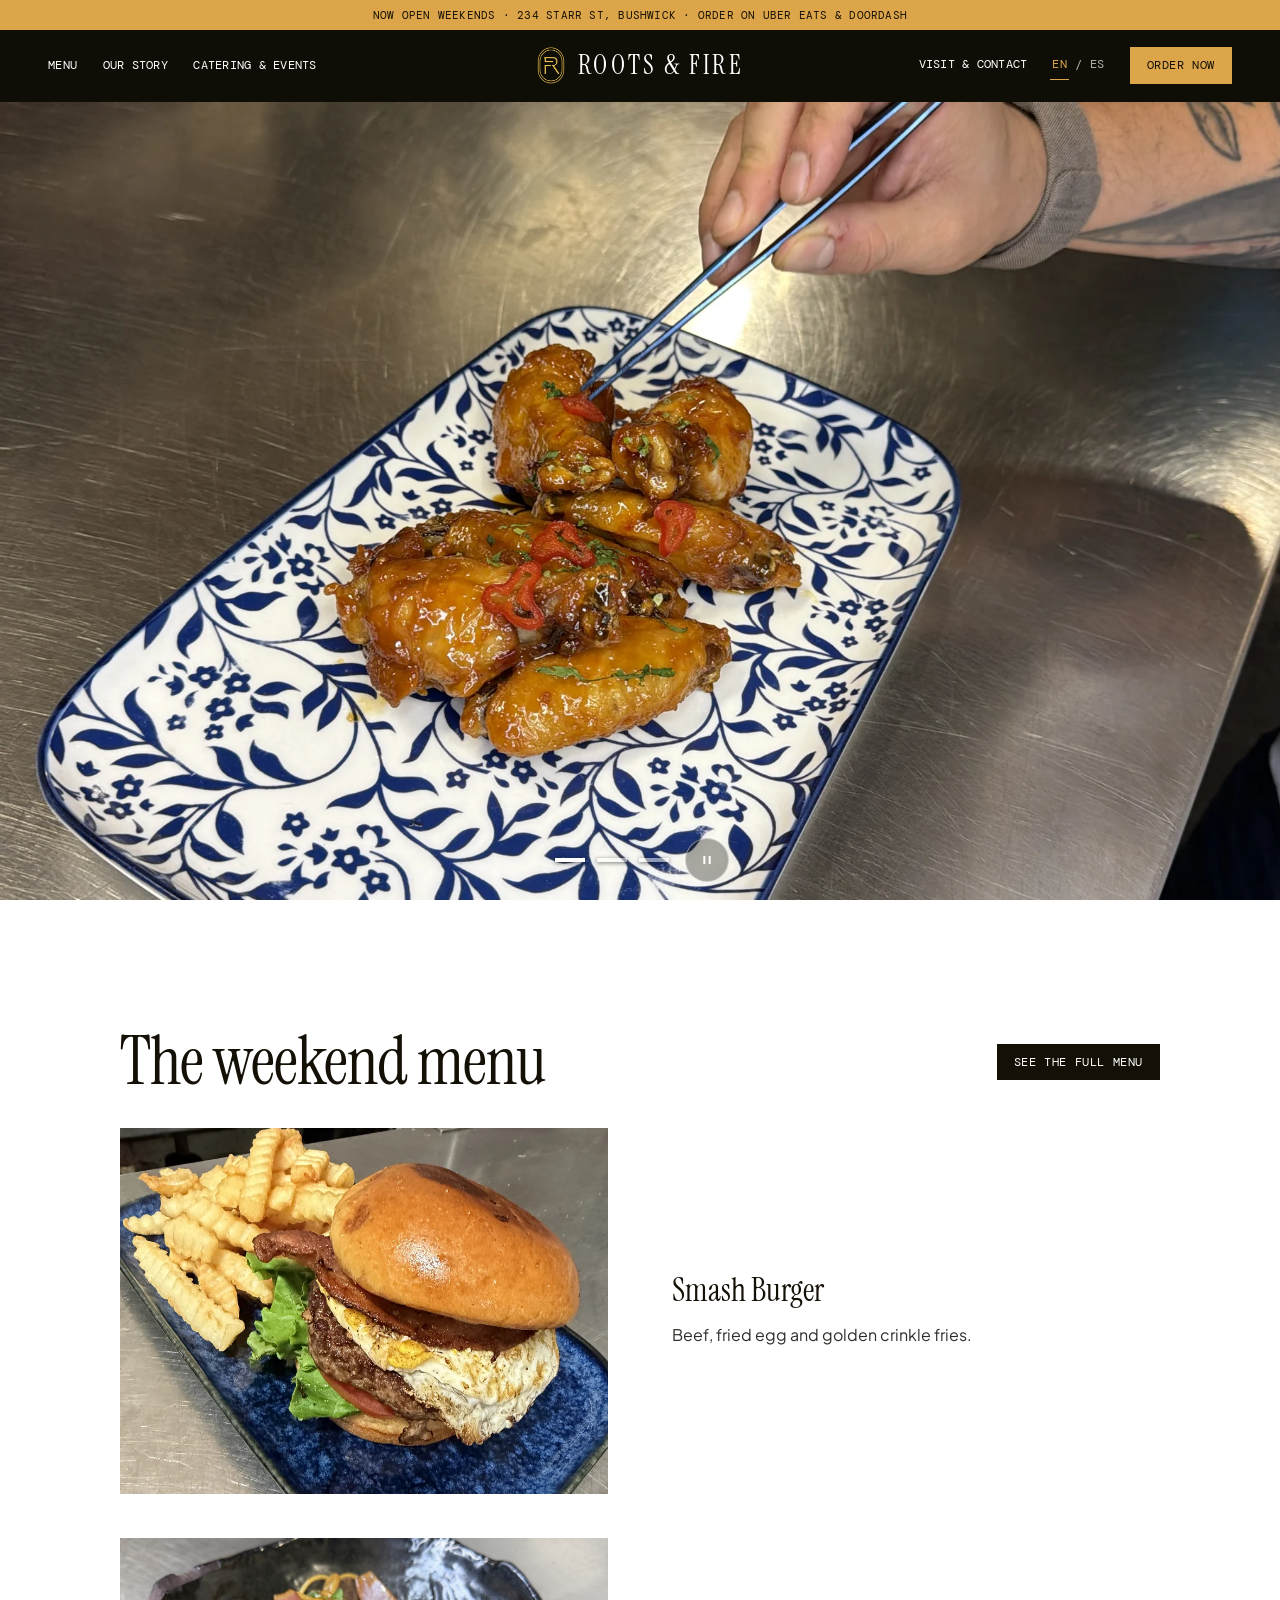
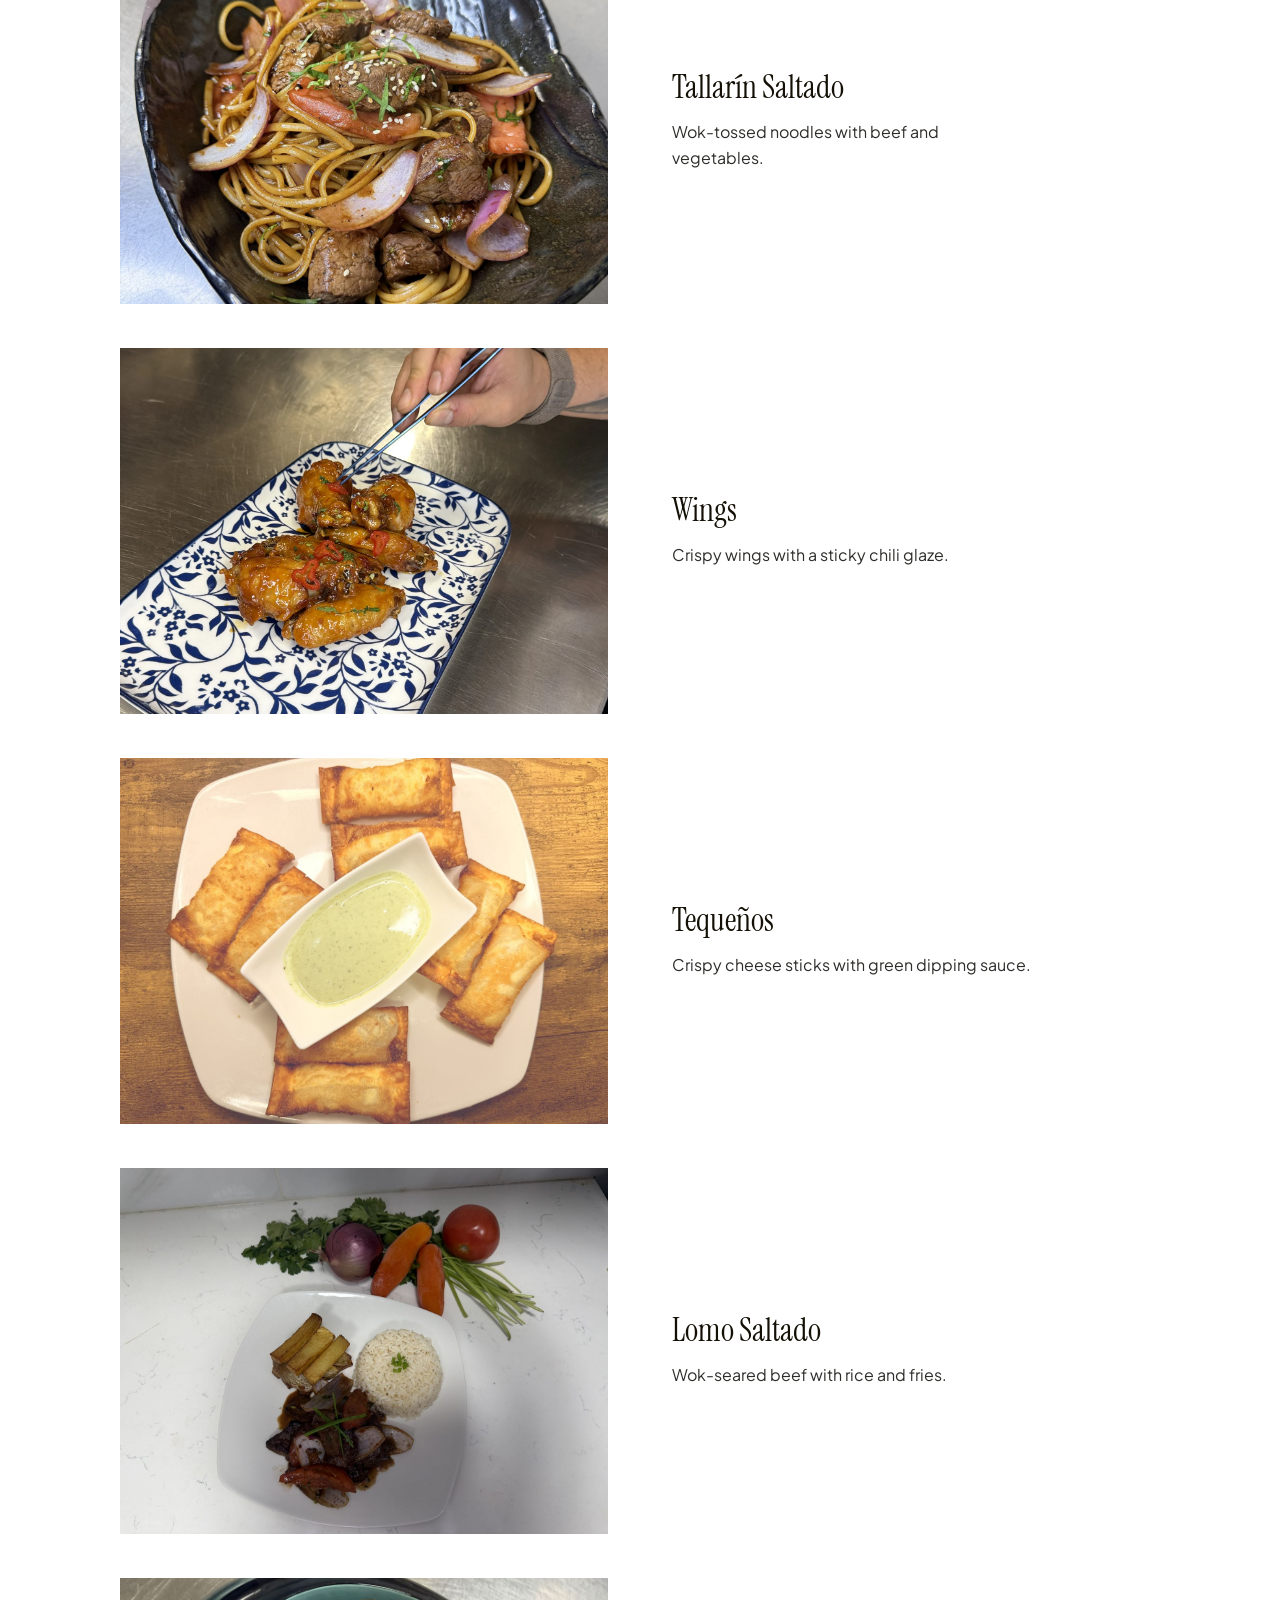
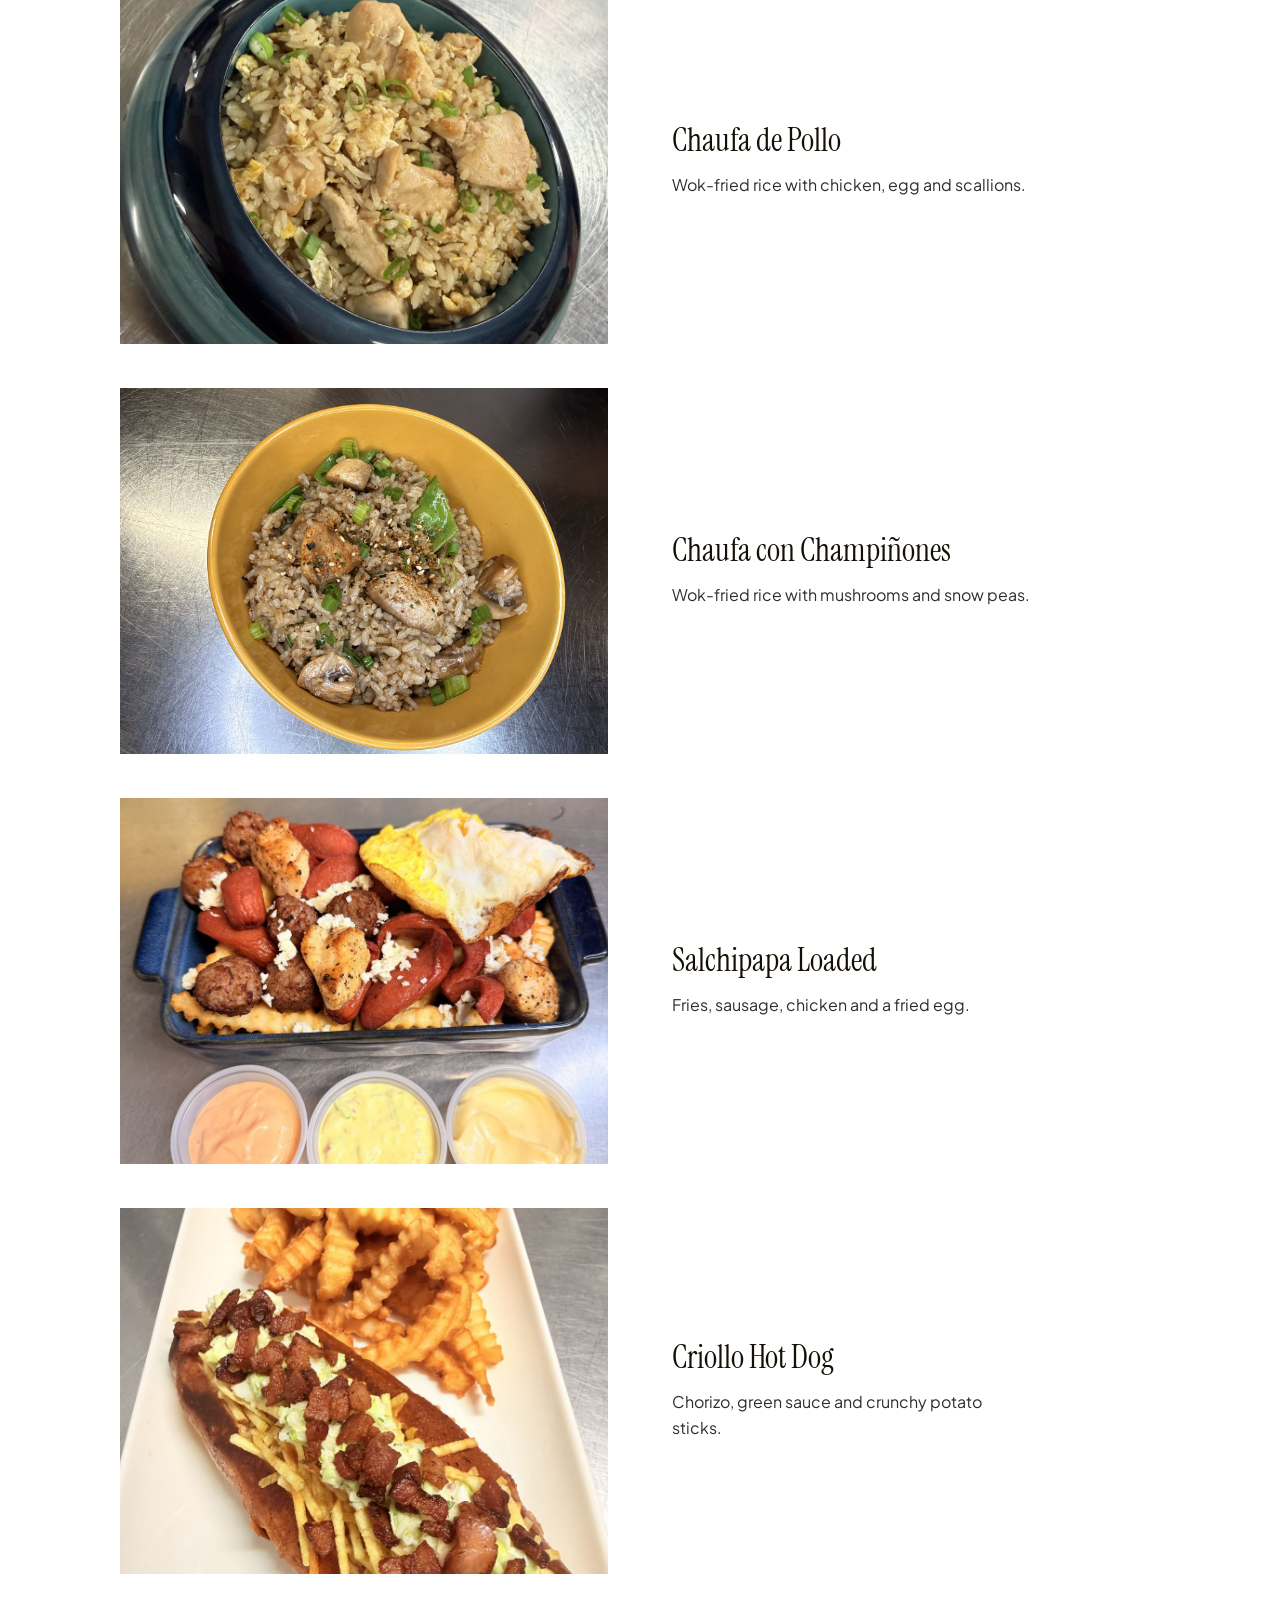
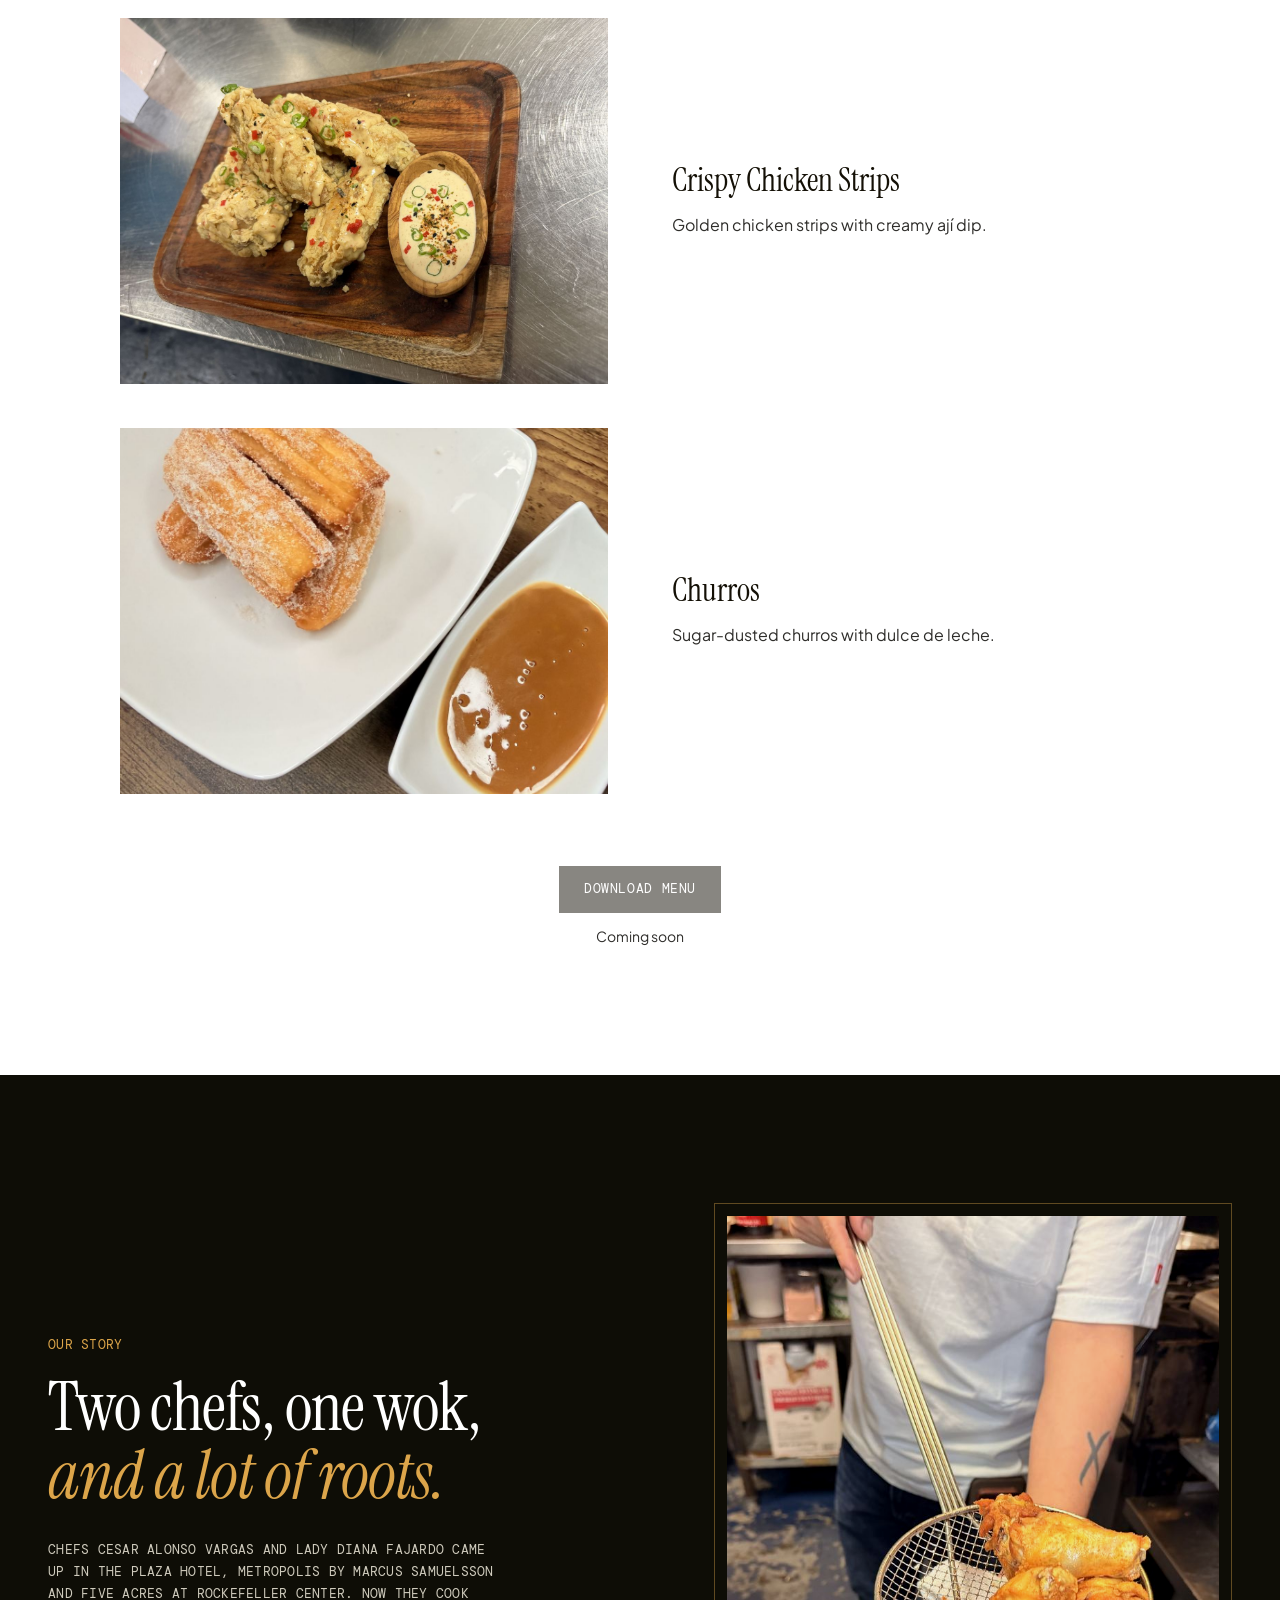
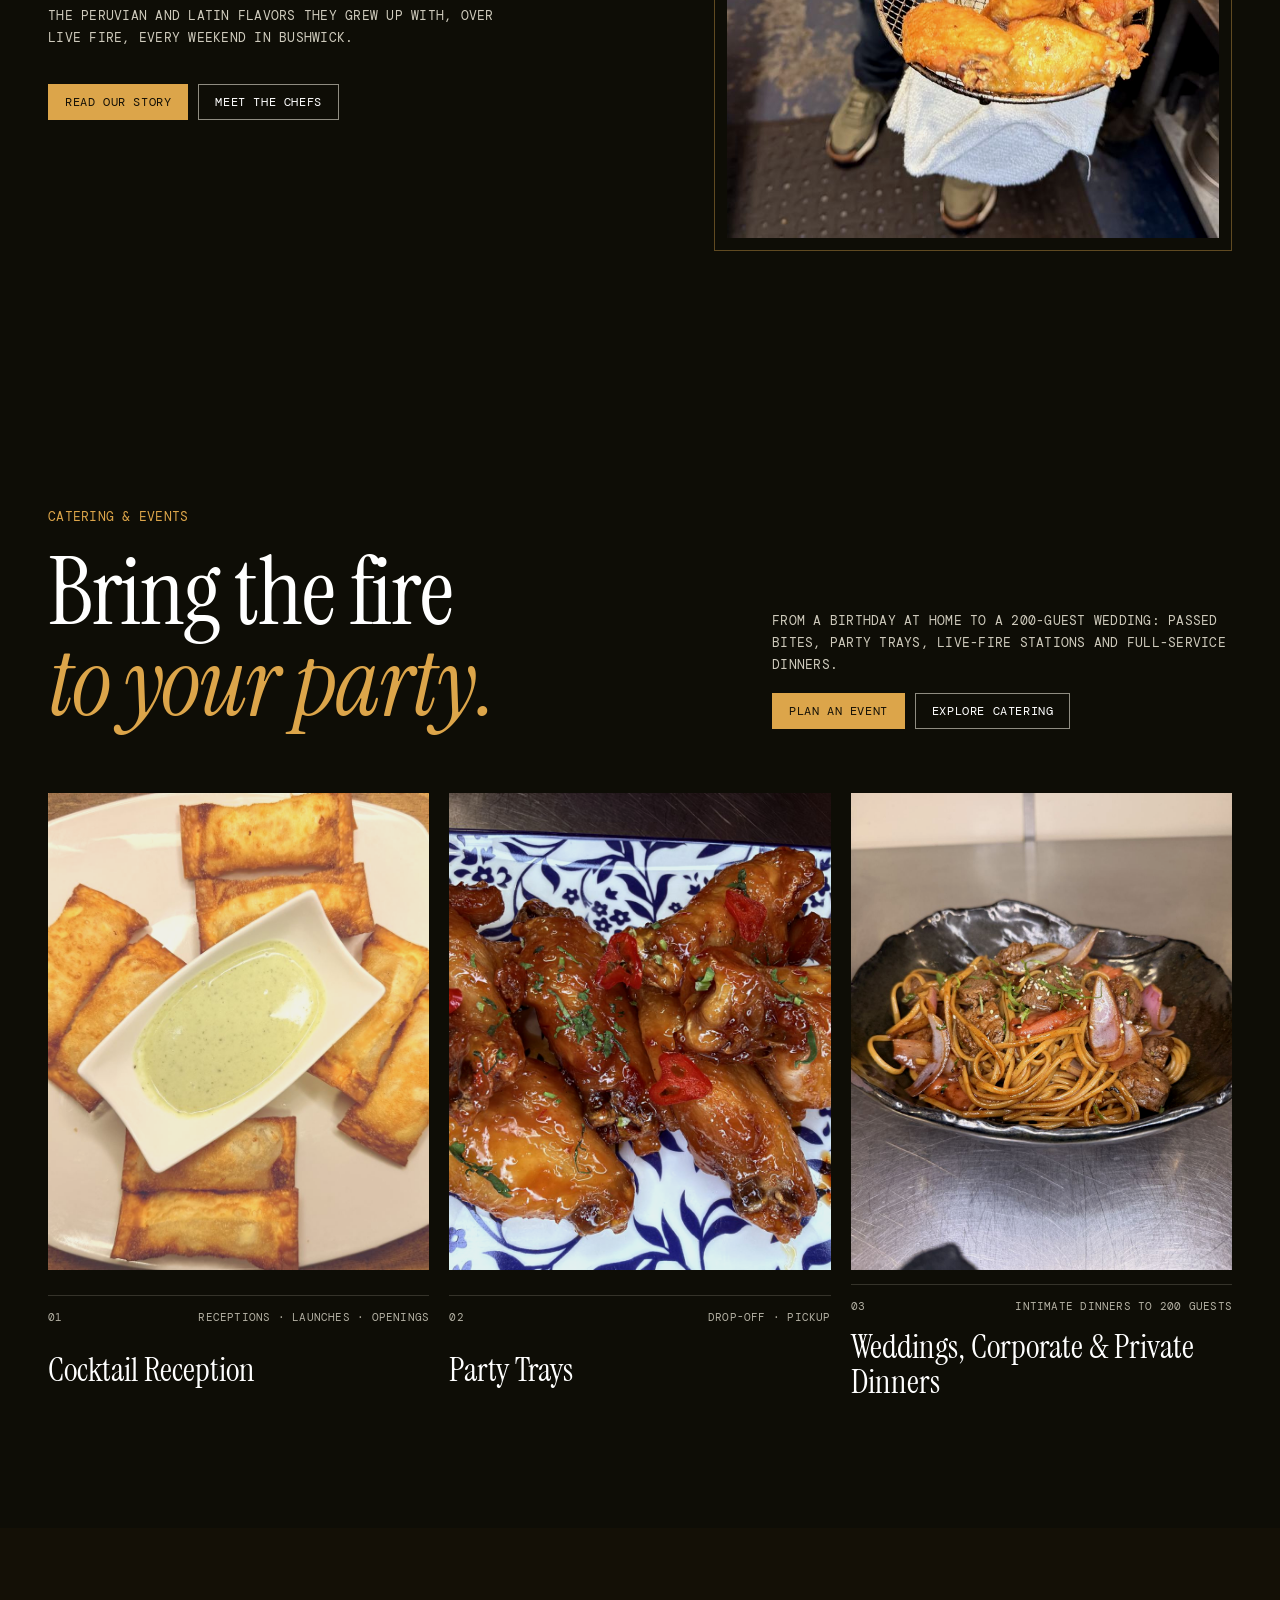
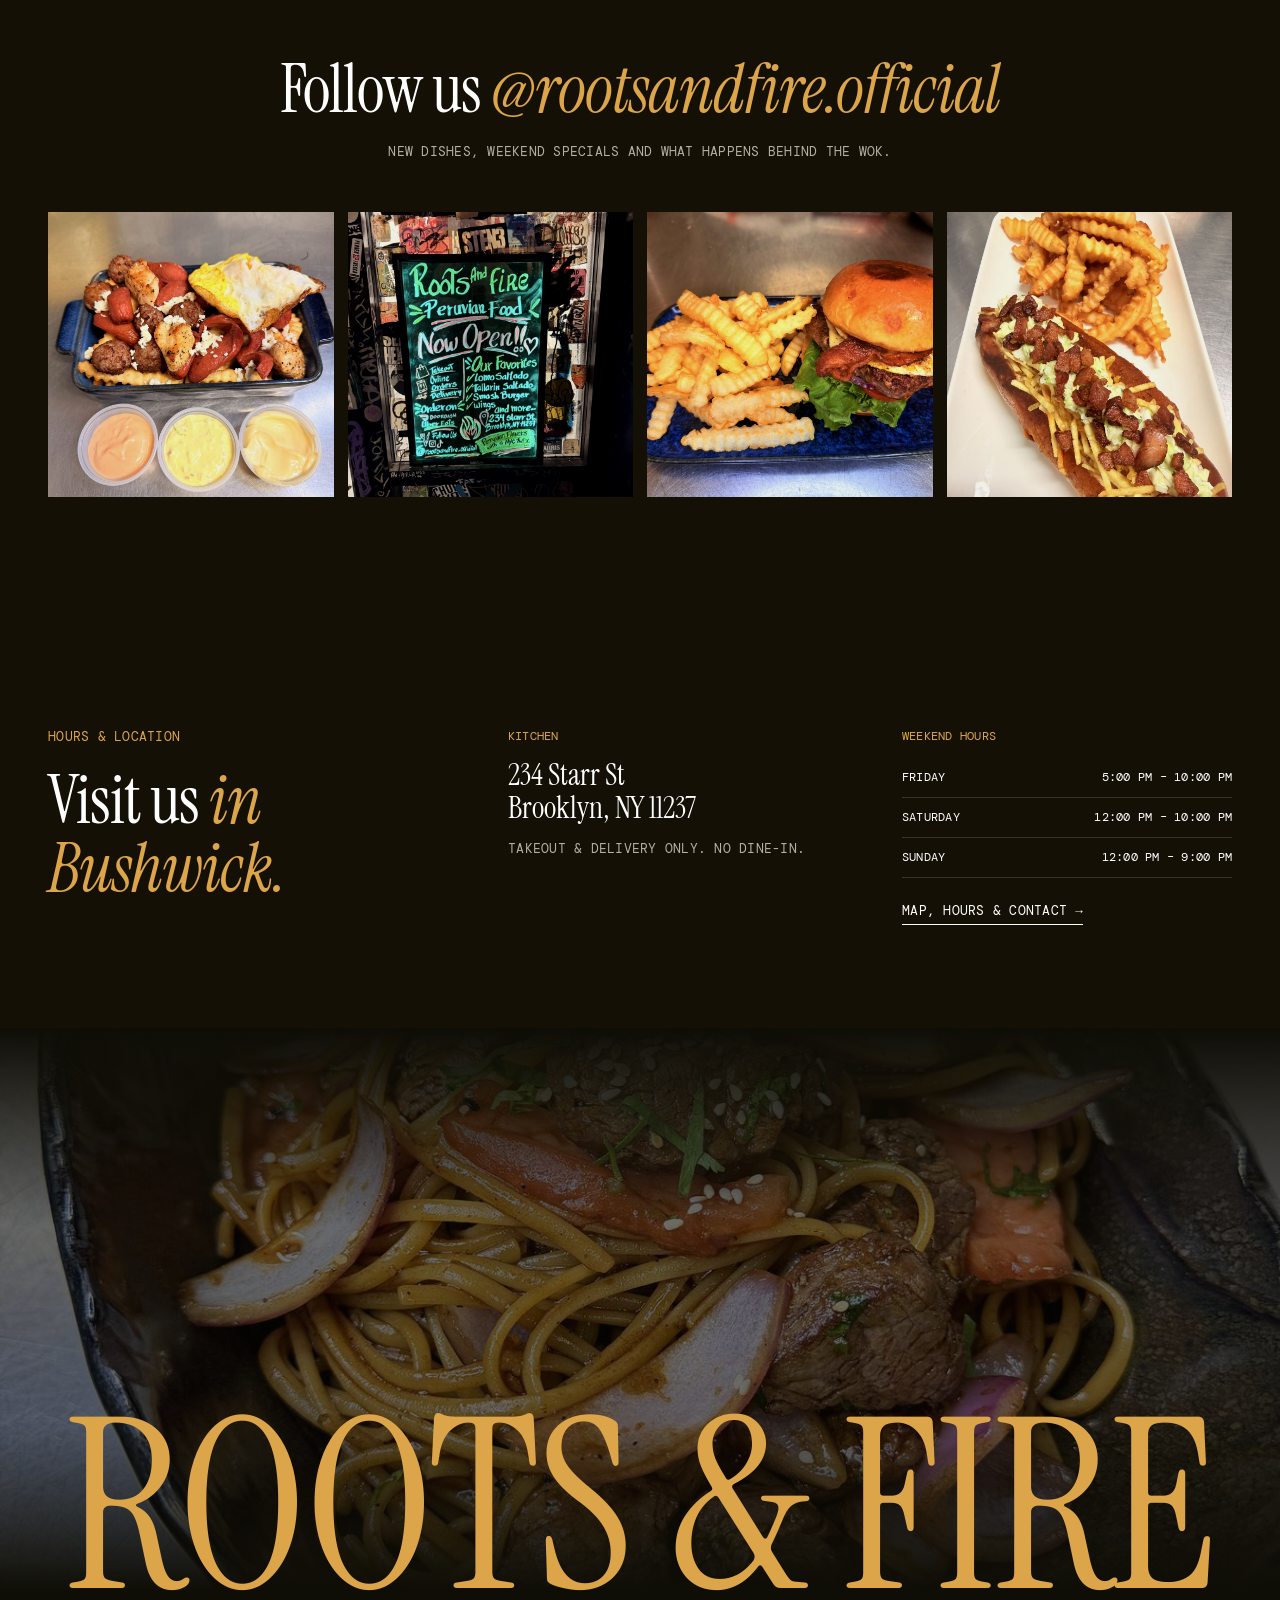
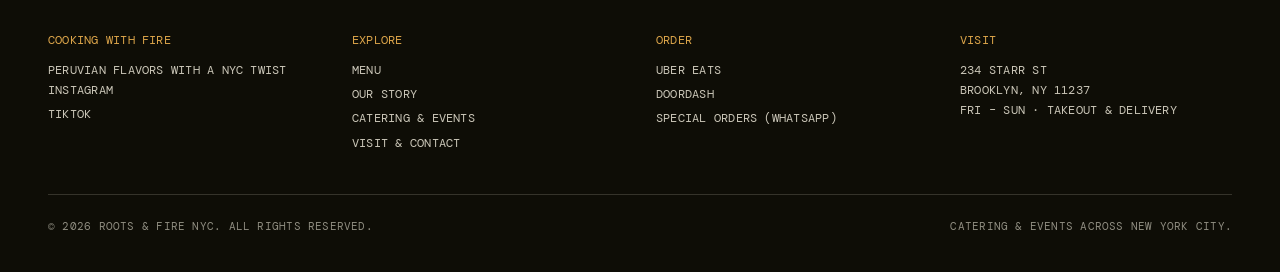
<file: index.html>
<!doctype html>
<html lang="en">
<head>
  <meta charset="utf-8">
  <meta name="viewport" content="width=device-width, initial-scale=1">
  <title>Roots & Fire · Peruvian Kitchen & Catering in Bushwick, Brooklyn</title>
  <meta name="description" content="Peruvian flavors with a NYC twist. Lomo saltado, tallarín saltado, smash burgers, wings and chaufa every weekend from Bushwick, Brooklyn. Order on Uber Eats or DoorDash. Catering & events across NYC.">
  <meta name="theme-color" content="#0E0D06">
  <!-- Demo copy on GitHub Pages: keep it out of Google so it doesn't compete with rootsandfirenyc.com. Remove on the real domain. -->
  <meta name="robots" content="noindex, nofollow">
  <link rel="icon" type="image/png" href="assets/img/logo-monogram.png">

  <meta property="og:type" content="restaurant">
  <meta property="og:title" content="Roots & Fire · Peruvian flavors with a NYC twist">
  <meta property="og:description" content="Weekend Peruvian kitchen in Bushwick, Brooklyn. Delivery & pickup on Uber Eats and DoorDash. Catering & events across NYC.">
  <meta property="og:image" content="assets/img/tallarin-saltado-dark.jpg">
  <meta property="og:url" content="https://rootsandfirenyc.com/">
  <link rel="alternate" hreflang="en" href="https://rootsandfirenyc.com/">
  <link rel="alternate" hreflang="es" href="https://rootsandfirenyc.com/?lang=es">

  <link rel="preconnect" href="https://fonts.googleapis.com">
  <link rel="preconnect" href="https://fonts.gstatic.com" crossorigin>
  <link href="https://fonts.googleapis.com/css2?family=DM+Mono:wght@400;500&family=Instrument+Serif:ital@0;1&family=Plus+Jakarta+Sans:wght@400;500;600&display=swap" rel="stylesheet">
  <link rel="stylesheet" href="assets/css/styles.css?v=20261123-rows">
  <script>document.documentElement.classList.add("js");</script>

  <script type="application/ld+json">
  {
    "@context": "https://schema.org",
    "@type": "Restaurant",
    "name": "Roots & Fire",
    "url": "https://rootsandfirenyc.com/",
    "image": "https://rootsandfirenyc.com/assets/img/tallarin-saltado-dark.jpg",
    "servesCuisine": ["Peruvian", "Latin American", "Fusion"],
    "address": {
      "@type": "PostalAddress",
      "streetAddress": "234 Starr St",
      "addressLocality": "Brooklyn",
      "addressRegion": "NY",
      "postalCode": "11237",
      "addressCountry": "US"
    },
    "hasMenu": "https://rootsandfirenyc.com/menu.html",
    "acceptsReservations": false,
    "sameAs": ["https://www.instagram.com/rootsandfire.official/", "https://www.tiktok.com/@rootsandfire.official"]
  }
  </script>
</head>
<body data-page="home">
  <a class="skip-link" href="#main" data-i18n="skip">Skip to content</a>

  <!-- ===== Header (same on every page) ===== -->
  <header class="site-header" data-header>
    <div class="announce">
      <p class="mono" data-i18n="announce">Now open weekends · 234 Starr St, Bushwick · Order on Uber Eats &amp; DoorDash</p>
    </div>
    <div class="header-bar">
      <button class="nav-toggle" type="button" aria-expanded="false" aria-controls="mobile-nav" data-nav-toggle>
        <span class="sr-only" data-i18n="navOpen">Open menu</span>
        <span class="nav-toggle__bar"></span><span class="nav-toggle__bar"></span>
      </button>
      <nav class="nav nav--left mono" aria-label="Main">
        <a href="menu.html" data-i18n="navMenu">Menu</a>
        <a href="about.html" data-i18n="navStory">Our Story</a>
        <a href="catering.html" data-i18n="navCatering">Catering &amp; Events</a>
      </nav>
      <a href="index.html" class="brand" aria-label="Roots & Fire, home" aria-current="page">
        <img src="assets/img/logo-monogram.png" alt="" width="30" height="38">
        <span class="brand__word">Roots &amp; Fire</span>
      </a>
      <div class="header-right">
        <nav class="nav nav--right mono" aria-label="Secondary">
          <a href="contact.html" data-i18n="navContact">Visit &amp; Contact</a>
        </nav>
        <div class="lang mono" role="group" aria-label="Language" data-i18n-attr="aria-label:langLabel">
          <button type="button" data-lang="en" aria-pressed="true">EN</button>
          <span aria-hidden="true">/</span>
          <button type="button" data-lang="es" aria-pressed="false">ES</button>
        </div>
        <div class="order-menu" data-order-menu>
          <button class="btn btn--gold" type="button" aria-expanded="false" aria-haspopup="true" data-order-toggle><span data-i18n="orderNow">Order now</span></button>
          <div class="order-menu__panel" hidden data-order-panel>
            <a class="mono" data-link="uberEats" href="#" target="_blank" rel="noopener">Uber Eats <span aria-hidden="true">↗</span></a>
            <a class="mono" data-link="doorDash" href="#" target="_blank" rel="noopener">DoorDash <span aria-hidden="true">↗</span></a>
            <a class="mono" href="catering.html#enquire" data-i18n="orderSpecial">Special orders &amp; events</a>
          </div>
        </div>
      </div>
    </div>
  </header>

  <div class="mobile-nav" id="mobile-nav" data-mobile-nav hidden>
    <nav aria-label="Mobile">
      <a href="index.html" data-i18n="navHome" aria-current="page">Home</a>
      <a href="menu.html" data-i18n="navMenu">Menu</a>
      <a href="about.html" data-i18n="navStory">Our Story</a>
      <a href="catering.html" data-i18n="navCatering">Catering &amp; Events</a>
      <a href="contact.html" data-i18n="navContact">Visit &amp; Contact</a>
    </nav>
    <div class="mobile-nav__foot">
      <div class="lang lang--lg mono" role="group" aria-label="Language" data-i18n-attr="aria-label:langLabel">
        <button type="button" data-lang="en" aria-pressed="true">English</button>
        <span aria-hidden="true">/</span>
        <button type="button" data-lang="es" aria-pressed="false">Español</button>
      </div>
      <div class="btn-row">
        <a class="btn btn--gold" data-link="uberEats" href="#" target="_blank" rel="noopener">Uber Eats</a>
        <a class="btn btn--line" data-link="doorDash" href="#" target="_blank" rel="noopener">DoorDash</a>
      </div>
    </div>
  </div>

  <main id="main">
    <!-- ===== Photo carousel ===== -->
    <section class="hero" aria-roledescription="carousel" aria-label="Roots & Fire">
      <h1 class="sr-only">Roots &amp; Fire · Peruvian Kitchen &amp; Catering</h1>
      <div class="hero__slides">
        <figure class="hero__slide is-active" data-slide>
          <picture>
            <source media="(max-width: 640px)" srcset="assets/img/hero-wings-mobile.webp" width="900" height="1200">
            <img src="assets/img/hero-wings.webp" alt="Chef finishing glossy glazed wings on a blue and white plate" data-i18n-attr="alt:altHeroWings" width="2000" height="1125" fetchpriority="high">
          </picture>
        </figure>
        <figure class="hero__slide" data-slide aria-hidden="true">
          <picture>
            <source media="(max-width: 640px)" srcset="assets/img/hero-burger-mobile.webp" width="900" height="1200">
            <img src="assets/img/hero-burger.webp" alt="Smash burger with a fried egg and golden crinkle fries" data-i18n-attr="alt:altHeroBurger" width="2000" height="1125" loading="lazy">
          </picture>
        </figure>
        <figure class="hero__slide" data-slide aria-hidden="true">
          <picture>
            <source media="(max-width: 640px)" srcset="assets/img/hero-tequenos-mobile.webp" width="900" height="1200">
            <img src="assets/img/hero-tequenos.webp" alt="Golden crispy tequeños surrounding a bowl of green dipping sauce" data-i18n-attr="alt:altHeroTequenos" width="2000" height="1125" loading="lazy">
          </picture>
        </figure>
      </div>
      <div class="hero__controls">
        <div class="hero__dots" role="group" aria-label="Slides" data-i18n-attr="aria-label:slidesLabel">
          <button type="button" class="is-active" data-dot="0" aria-current="true" aria-label="Slide 1" data-i18n-attr="aria-label:dot1"></button>
          <button type="button" data-dot="1" aria-label="Slide 2" data-i18n-attr="aria-label:dot2"></button>
          <button type="button" data-dot="2" aria-label="Slide 3" data-i18n-attr="aria-label:dot3"></button>
        </div>
        <button class="hero__pause" type="button" data-slideshow-pause aria-label="Pause slideshow" aria-pressed="false" data-i18n-attr="aria-label:pauseSlideshow">
          <svg viewBox="0 0 24 24" width="16" height="16" aria-hidden="true"><path class="pause-icon" d="M8 6v12M16 6v12" fill="none" stroke="currentColor" stroke-width="3"/><path class="play-icon" d="m8 5 11 7-11 7z" fill="currentColor"/></svg>
        </button>
      </div>
    </section>

    <!-- ===== Menu: vertical photo selection ===== -->
    <section class="panel panel--cream menu" aria-labelledby="menu-title">
      <div class="container menu__grid">
        <div class="menu__intro reveal">
          <h2 class="display" id="menu-title" data-i18n="menuEyebrow">The weekend menu</h2>
          <a class="btn btn--ink" href="menu.html" data-i18n="ctaFullMenu">See the full menu</a>
        </div>
        <div class="dish-list">
          <article class="dish-card reveal">
            <div class="dish-card__img"><img src="assets/img/hero-burger-mobile.webp" alt="Smash burger with fried egg and crinkle fries" data-i18n-attr="alt:altHeroBurger" width="900" height="1200" loading="lazy"></div>
            <div class="dish-card__copy"><h3>Smash Burger</h3>
              <p data-i18n="briefBurger">Beef, fried egg and golden crinkle fries.</p>
            </div>
          </article>
          <article class="dish-card reveal">
            <div class="dish-card__img"><img src="assets/img/tallarin-saltado-dark.jpg" alt="Tallarín saltado in a black bowl" data-i18n-attr="alt:altTallarin" width="1350" height="1800" loading="lazy"></div>
            <div class="dish-card__copy"><h3>Tallarín Saltado</h3>
              <p data-i18n="briefTallarin">Wok-tossed noodles with beef and vegetables.</p>
            </div>
          </article>
          <article class="dish-card reveal">
            <div class="dish-card__img"><img src="assets/img/hero-wings.webp" alt="Chef finishing glazed wings" data-i18n-attr="alt:altHeroWings" width="2000" height="1125" loading="lazy"></div>
            <div class="dish-card__copy"><h3>Wings</h3>
              <p data-i18n="briefWings">Crispy wings with a sticky chili glaze.</p>
            </div>
          </article>
          <article class="dish-card reveal">
            <div class="dish-card__img"><img src="assets/img/tequenos.jpg" alt="Golden tequeños with green dipping sauce" data-i18n-attr="alt:altTequenos" width="1400" height="1050" loading="lazy"></div>
            <div class="dish-card__copy"><h3>Tequeños</h3>
              <p data-i18n="briefTequenos">Crispy cheese sticks with green dipping sauce.</p>
            </div>
          </article>
          <article class="dish-card reveal">
            <div class="dish-card__img"><img src="assets/img/lomo-saltado.jpg" alt="Lomo saltado with white rice and fries" data-i18n-attr="alt:altLomo" width="1400" height="1050" loading="lazy"></div>
            <div class="dish-card__copy"><h3>Lomo Saltado</h3>
              <p data-i18n="briefLomo">Wok-seared beef with rice and fries.</p>
            </div>
            </article>
          <article class="dish-card reveal">
            <div class="dish-card__img"><img src="assets/img/chaufa-pollo.jpg" alt="Chicken chaufa fried rice in a blue bowl" data-i18n-attr="alt:altChaufa" width="1050" height="1400" loading="lazy"></div>
            <div class="dish-card__copy"><h3>Chaufa de Pollo</h3>
              <p data-i18n="briefChaufa">Wok-fried rice with chicken, egg and scallions.</p>
            </div>
            </article>
          <article class="dish-card reveal">
            <div class="dish-card__img"><img src="assets/img/mushroom-chaufa.jpg" alt="Fried rice with mushrooms and snow peas in a yellow bowl" data-i18n-attr="alt:altMushroom" width="1400" height="1050" loading="lazy"></div>
            <div class="dish-card__copy"><h3>Chaufa con Champiñones</h3>
              <p data-i18n="briefMushroom">Wok-fried rice with mushrooms and snow peas.</p>
            </div>
            </article>
          <article class="dish-card reveal">
            <div class="dish-card__img"><img src="assets/img/salchipapa.jpg" alt="Loaded salchipapa with sausage, chicken and fried egg" data-i18n-attr="alt:altSalchipapa" width="1050" height="1400" loading="lazy"></div>
            <div class="dish-card__copy"><h3>Salchipapa Loaded</h3>
              <p data-i18n="briefSalchipapa">Fries, sausage, chicken and a fried egg.</p>
            </div>
            </article>
          <article class="dish-card reveal">
            <div class="dish-card__img"><img src="assets/img/criollo-hot-dog.jpg" alt="Hot dog topped with chorizo bits, green sauce and potato sticks" data-i18n-attr="alt:altHotdog" width="1050" height="1400" loading="lazy"></div>
            <div class="dish-card__copy"><h3>Criollo Hot Dog</h3>
              <p data-i18n="briefHotdog">Chorizo, green sauce and crunchy potato sticks.</p>
            </div>
            </article>
          <article class="dish-card reveal">
            <div class="dish-card__img"><img src="assets/img/chicken-strips.jpg" alt="Crispy chicken strips on a wooden board with dip" data-i18n-attr="alt:altStrips" width="1400" height="1050" loading="lazy"></div>
            <div class="dish-card__copy"><h3 data-i18n="nStrips">Crispy Chicken Strips</h3>
              <p data-i18n="briefStrips">Golden chicken strips with creamy ají dip.</p>
            </div>
            </article>
          <article class="dish-card reveal">
            <div class="dish-card__img"><img src="assets/img/churros.jpg" alt="Sugar-dusted churros with dulce de leche" data-i18n-attr="alt:altChurros" width="1050" height="1400" loading="lazy"></div>
            <div class="dish-card__copy"><h3>Churros</h3>
              <p data-i18n="briefChurros">Sugar-dusted churros with dulce de leche.</p>
            </div>
            </article>
        </div>
        <div class="menu-download" id="download-menu">
          <a class="btn btn--ink btn--lg" href="#" data-link="menuPdf" data-menu-download download aria-disabled="true" data-i18n="downloadMenu">Download menu</a>
          <p class="muted" data-menu-download-status data-i18n="menuComingSoon">Coming soon</p>
        </div>

      </div>
    </section>

    <!-- ===== Story preview ===== -->
    <section class="story" aria-labelledby="story-title">
      <div class="container story__grid">
        <div class="story__copy reveal">
          <p class="mono eyebrow" data-i18n="storyEyebrow">Our story</p>
          <h2 class="display" id="story-title" data-i18n="storyTitle">Two chefs, one wok, <em>and a lot of roots.</em></h2>
          <div class="prose mono">
            <p data-i18n="storyShort">Chefs Cesar Alonso Vargas and Lady Diana Fajardo came up in The Plaza Hotel, Metropolis by Marcus Samuelsson and Five Acres at Rockefeller Center. Now they cook the Peruvian and Latin flavors they grew up with, over live fire, every weekend in Bushwick.</p>
          </div>
          <div class="btn-row">
            <a class="btn btn--gold" href="about.html" data-i18n="ctaStoryBtn">Read our story</a>
            <a class="btn btn--line" href="about.html#chefs" data-i18n="ctaChefs">Meet the chefs</a>
          </div>
        </div>
        <figure class="story__media frame reveal">
          <img src="assets/img/frying.jpg" alt="Chef holding a basket of freshly fried food in the kitchen" data-i18n-attr="alt:altFrying" width="1200" height="900" loading="lazy">
        </figure>
      </div>
    </section>

    <!-- ===== Catering preview ===== -->
    <section class="catering-teaser" aria-labelledby="catering-title">
      <div class="container">
        <div class="teaser-head">
          <div class="reveal">
            <p class="mono eyebrow" data-i18n="catEyebrow">Catering &amp; events</p>
            <h2 class="display display--xl" id="catering-title" data-i18n="catTitle">Bring the fire <em>to your party.</em></h2>
          </div>
          <div class="teaser-head__side reveal">
            <p class="mono" data-i18n="catLeadShort">From a birthday at home to a 200-guest wedding: passed bites, party trays, live-fire stations and full-service dinners.</p>
            <div class="btn-row">
              <a class="btn btn--gold" href="catering.html#enquire" data-i18n="ctaPlanShort">Plan an event</a>
              <a class="btn btn--line" href="catering.html" data-i18n="ctaCatering">Explore catering</a>
            </div>
          </div>
        </div>
        <div class="tiles">
          <a class="tile reveal" href="catering.html#services">
            <div class="tile__img"><img src="assets/img/tequenos.jpg" alt="Tequeños with guacamole sauce" data-i18n-attr="alt:altTequenos" width="1400" height="1050" loading="lazy"></div>
            <p class="tile__meta mono"><span>01</span><span data-i18n="f1Meta">Receptions · Launches · Openings</span></p>
            <h3 data-i18n="f1Title">Cocktail Reception</h3>
          </a>
          <a class="tile reveal" href="catering.html#services">
            <div class="tile__img"><img src="assets/img/wings.jpg" alt="Glazed chicken wings with fresh chili on a blue patterned plate" data-i18n-attr="alt:altWings2" width="1400" height="1050" loading="lazy"></div>
            <p class="tile__meta mono"><span>02</span><span data-i18n="f2Meta">Drop-off · Pickup</span></p>
            <h3 data-i18n="f2Title">Party Trays</h3>
          </a>
          <a class="tile reveal" href="catering.html#services">
            <div class="tile__img"><img src="assets/img/tallarin-saltado.jpg" alt="Tallarín saltado in a black bowl" data-i18n-attr="alt:altTallarin" width="1050" height="1400" loading="lazy"></div>
            <p class="tile__meta mono"><span>03</span><span data-i18n="f4Meta">Intimate dinners to 200 guests</span></p>
            <h3 data-i18n="f4Title">Weddings, Corporate &amp; Private Dinners</h3>
          </a>
        </div>
      </div>
    </section>

    <!-- ===== Follow us ===== -->
    <section class="follow" aria-labelledby="follow-title">
      <div class="container">
        <h2 class="display center reveal" id="follow-title"><span data-i18n="followTitle">Follow us</span> <em>@rootsandfire.official</em></h2>
        <p class="mono center muted reveal" data-i18n="followSub">New dishes, weekend specials and what happens behind the wok.</p>
        <div class="follow__grid">
          <a class="reveal" href="https://www.instagram.com/rootsandfire.official/" target="_blank" rel="noopener"><img src="assets/img/salchipapa.jpg" alt="Loaded salchipapa" data-i18n-attr="alt:altSalchipapa" width="1050" height="1400" loading="lazy"></a>
          <a class="reveal" href="https://www.instagram.com/rootsandfire.official/" target="_blank" rel="noopener"><img src="assets/img/now-open-board.jpg" alt="Lit chalkboard sign at 234 Starr St: Roots and Fire, Peruvian Food, Now Open" data-i18n-attr="alt:altBoard" width="900" height="1200" loading="lazy"></a>
          <a class="reveal" href="https://www.instagram.com/rootsandfire.official/" target="_blank" rel="noopener"><img src="assets/img/smash-burger-wide.jpg" alt="Smash burger with bacon and fried egg next to crinkle fries" data-i18n-attr="alt:altBurger2" width="1400" height="1050" loading="lazy"></a>
          <a class="reveal" href="https://www.tiktok.com/@rootsandfire.official" target="_blank" rel="noopener"><img src="assets/img/criollo-hot-dog.jpg" alt="Criollo hot dog" data-i18n-attr="alt:altHotdog" width="1050" height="1400" loading="lazy"></a>
        </div>
      </div>
    </section>

    <!-- ===== Visit strip ===== -->
    <section class="visit-strip" aria-labelledby="visit-title">
      <div class="container visit-strip__grid">
        <div class="reveal">
          <p class="mono eyebrow" data-i18n="visitEyebrow">Hours &amp; location</p>
          <h2 class="display" id="visit-title" data-i18n="visitTitle">Visit us <em>in Bushwick.</em></h2>
        </div>
        <div class="reveal">
          <h3 class="mono" data-i18n="vKitchen">Kitchen</h3>
          <address>234 Starr St<br>Brooklyn, NY 11237</address>
          <p class="mono muted" data-i18n="vTakeout">Takeout &amp; delivery only. No dine-in.</p>
        </div>
        <div class="reveal">
          <h3 class="mono" data-i18n="vHours">Weekend hours</h3>
          <table class="hours mono">
            <tr><th scope="row" data-i18n="dayFri">Friday</th><td>5:00 PM – 10:00 PM</td></tr>
            <tr><th scope="row" data-i18n="daySat">Saturday</th><td>12:00 PM – 10:00 PM</td></tr>
            <tr><th scope="row" data-i18n="daySun">Sunday</th><td>12:00 PM – 9:00 PM</td></tr>
          </table>
          <a class="text-link mono" href="contact.html" data-i18n="ctaVisit">Map, hours &amp; contact →</a>
        </div>
      </div>
    </section>
  </main>

  <!-- ===== Footer (same on every page) ===== -->
  <footer class="site-footer">
    <div class="footer__hero">
      <img src="assets/img/tallarin-saltado-dark.jpg" alt="" width="1350" height="1800" loading="lazy">
      <p class="footer__word" aria-hidden="true">Roots &amp; Fire</p>
    </div>
    <div class="container footer__cols mono">
      <div>
        <p class="footer__title" data-i18n="ftCooking">Cooking with fire</p>
        <p data-i18n="ftTagline">Peruvian flavors with a NYC twist</p>
        <ul>
          <li><a href="https://www.instagram.com/rootsandfire.official/" target="_blank" rel="noopener">Instagram</a></li>
          <li><a href="https://www.tiktok.com/@rootsandfire.official" target="_blank" rel="noopener">TikTok</a></li>
        </ul>
      </div>
      <div>
        <p class="footer__title" data-i18n="ftExplore">Explore</p>
        <ul>
          <li><a href="menu.html" data-i18n="navMenu">Menu</a></li>
          <li><a href="about.html" data-i18n="navStory">Our Story</a></li>
          <li><a href="catering.html" data-i18n="navCatering">Catering &amp; Events</a></li>
          <li><a href="contact.html" data-i18n="navContact">Visit &amp; Contact</a></li>
        </ul>
      </div>
      <div>
        <p class="footer__title" data-i18n="ftOrder">Order</p>
        <ul>
          <li><a href="#" data-link="uberEats" target="_blank" rel="noopener">Uber Eats</a></li>
          <li><a href="#" data-link="doorDash" target="_blank" rel="noopener">DoorDash</a></li>
          <li><a href="#" data-link="whatsapp" data-wa-key="waSpecial" data-i18n="ftSpecial">Special orders (WhatsApp)</a></li>
        </ul>
      </div>
      <div>
        <p class="footer__title" data-i18n="ftVisit">Visit</p>
        <p>234 Starr St<br>Brooklyn, NY 11237</p>
        <p data-i18n="ftHours">Fri – Sun · Takeout &amp; delivery</p>
      </div>
    </div>
    <div class="container footer__bottom mono">
      <p>© <span data-year>2026</span> Roots &amp; Fire NYC. <span data-i18n="ftRights">All rights reserved.</span></p>
      <p data-i18n="ftCatering">Catering &amp; events across New York City.</p>
    </div>
  </footer>

  <div class="order-bar" aria-label="Order now" data-i18n-attr="aria-label:orderNow">
    <a class="btn btn--gold" data-link="uberEats" href="#" target="_blank" rel="noopener">Uber Eats</a>
    <a class="btn btn--line" data-link="doorDash" href="#" target="_blank" rel="noopener">DoorDash</a>
    <a class="btn btn--line btn--icon" data-link="whatsapp" data-wa-key="waHello" href="#" aria-label="WhatsApp">
      <svg class="i" viewBox="0 0 24 24" aria-hidden="true"><path d="M4 20l1.3-4A8 8 0 1 1 8.4 19L4 20z"/><path d="M9 9.5c0 3 2.5 5.5 5.5 5.5l1-1.5-2-1-1 .8c-.9-.4-1.6-1.1-2-2l.8-1-1-2L9 9.5z" fill="currentColor" stroke="none"/></svg>
    </a>
  </div>

  <div class="toast mono" role="status" aria-live="polite" data-toast></div>

  <script src="assets/js/i18n.js?v=20261123-rows" defer></script>
  <script src="assets/js/main.js?v=20261123-rows" defer></script>
</body>
</html>
</file>
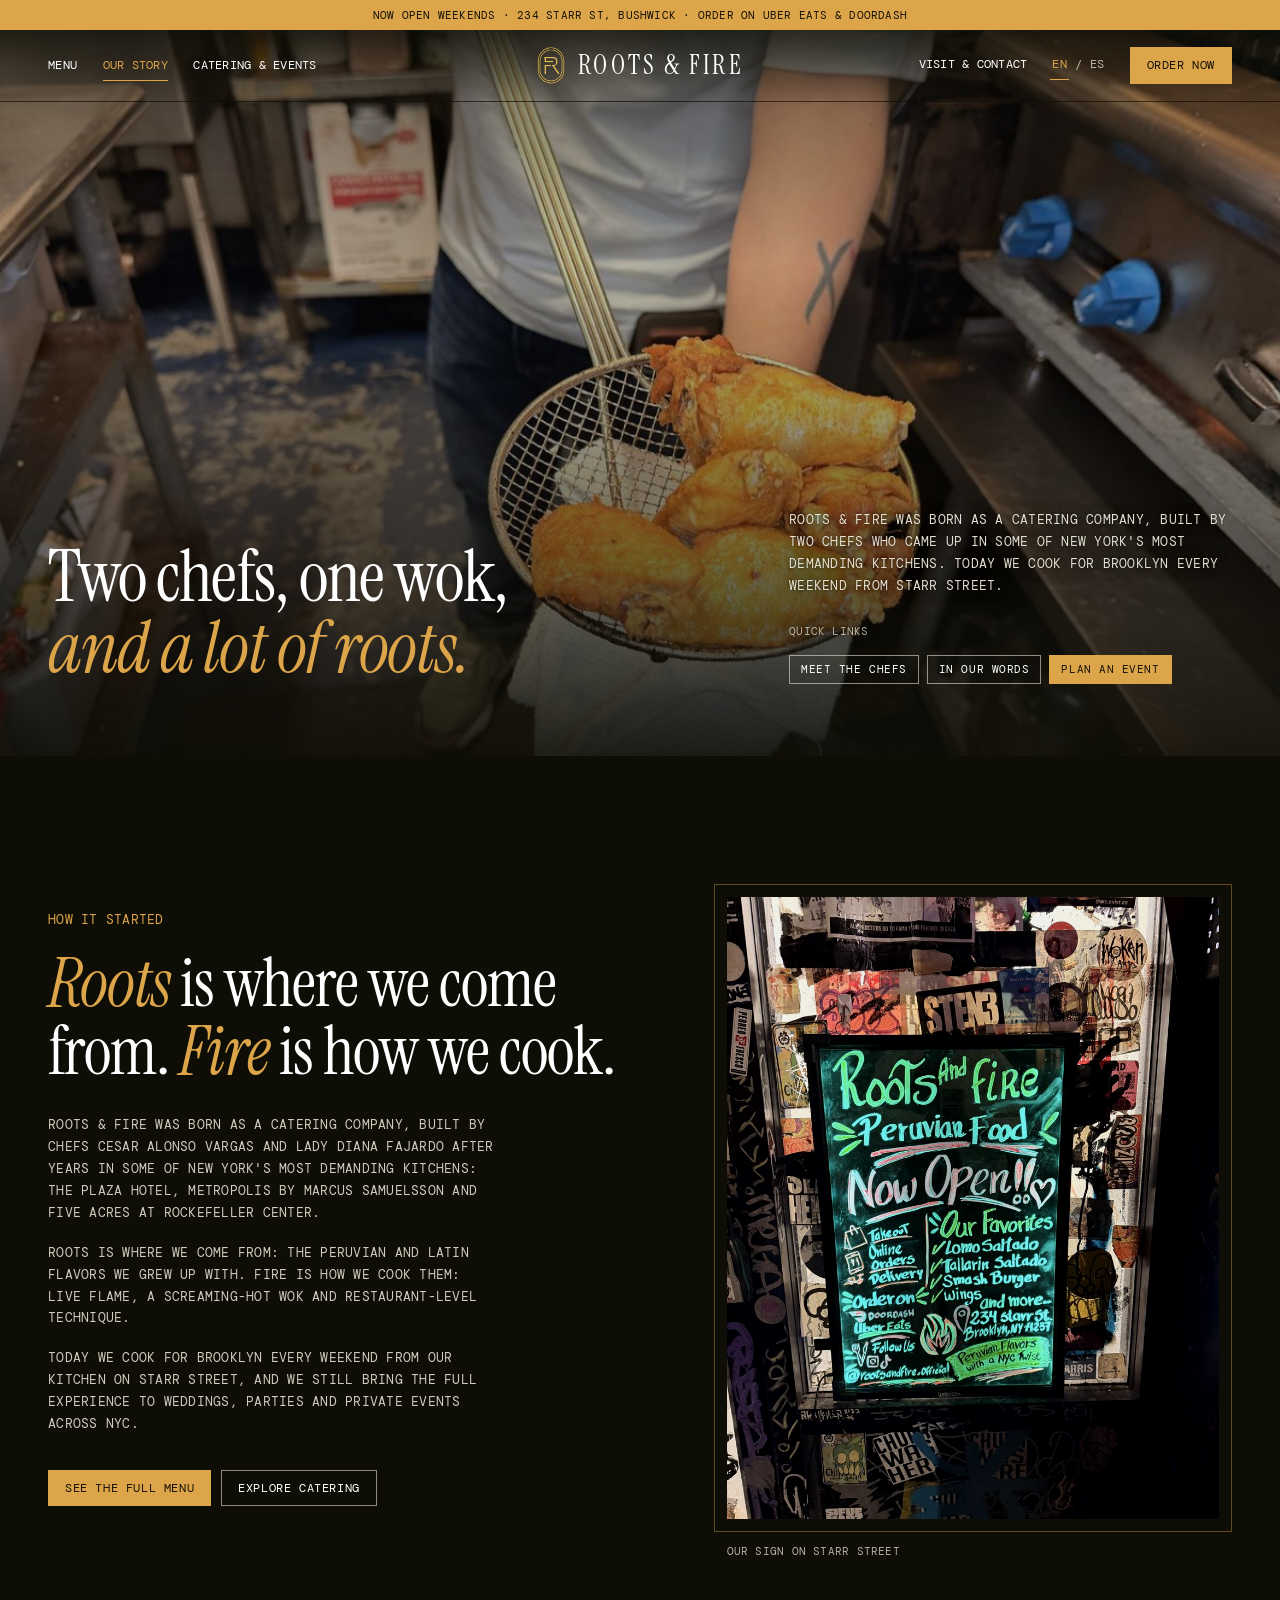
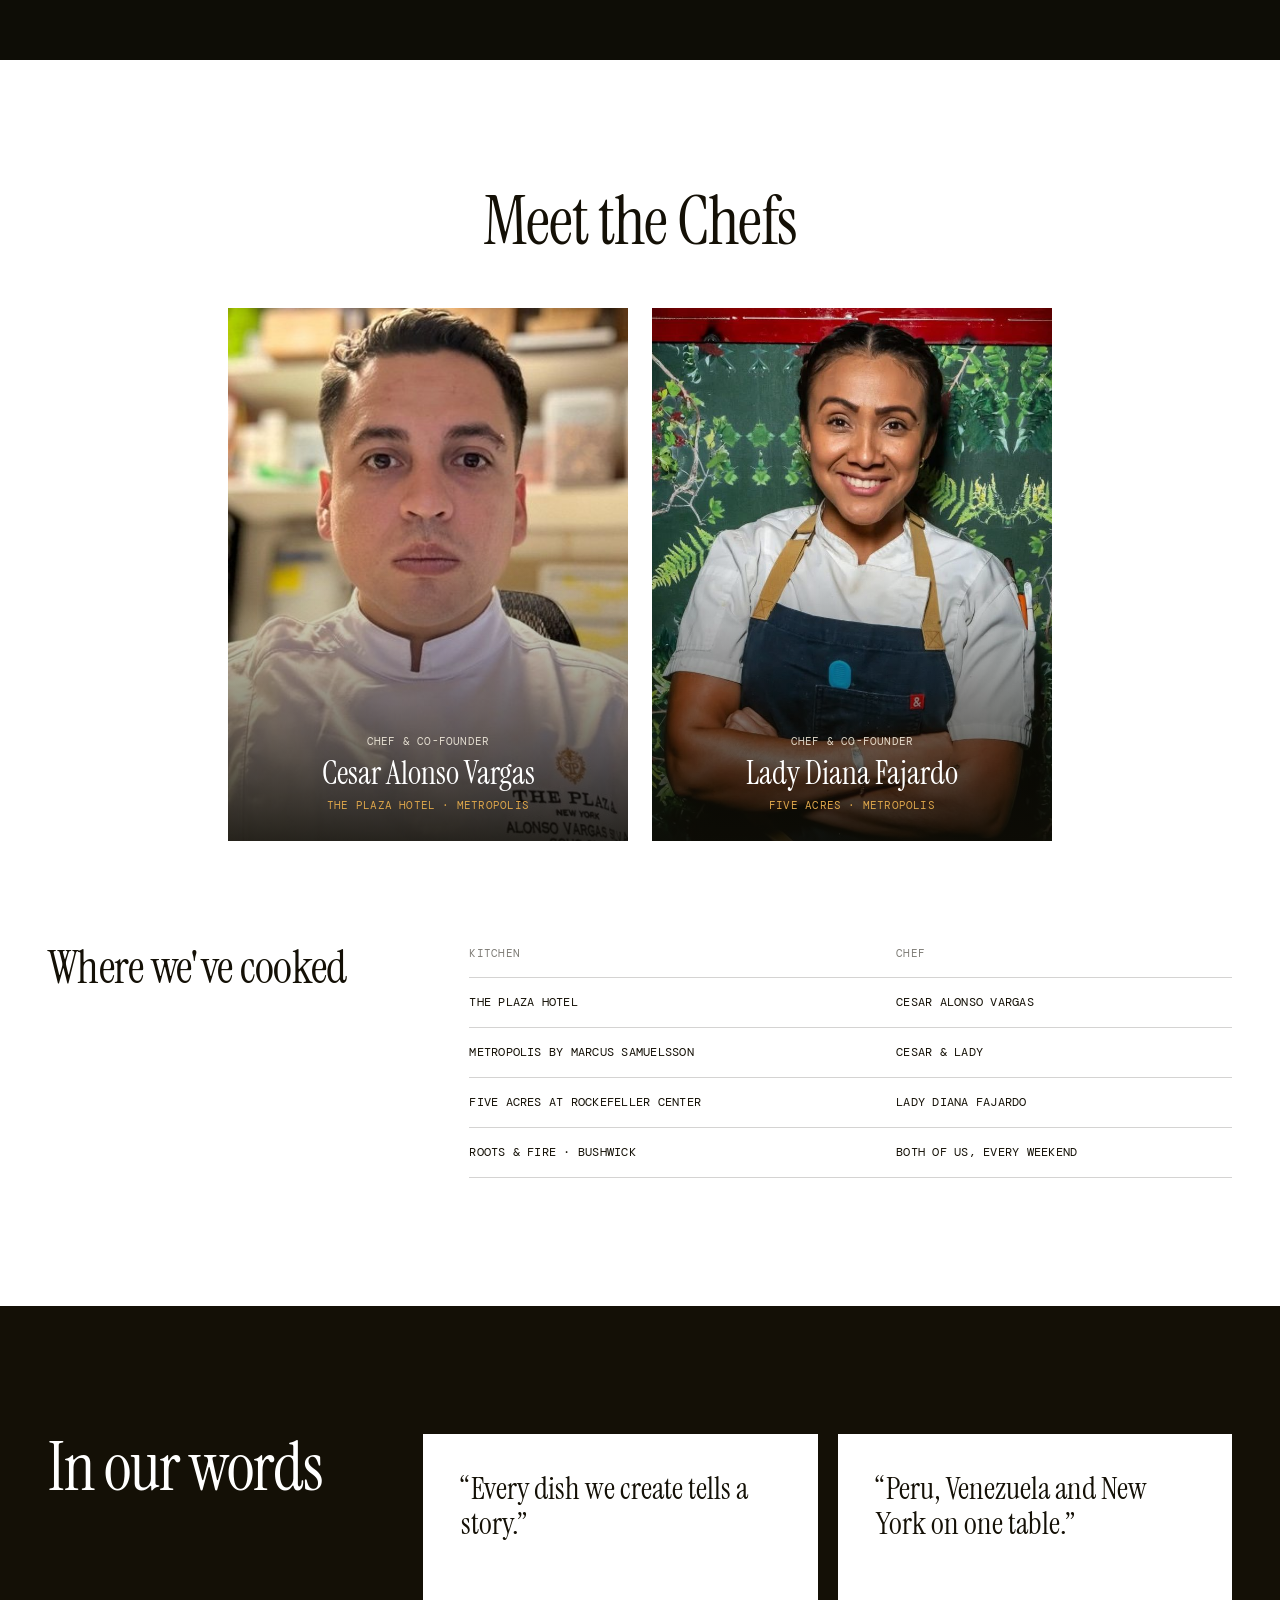
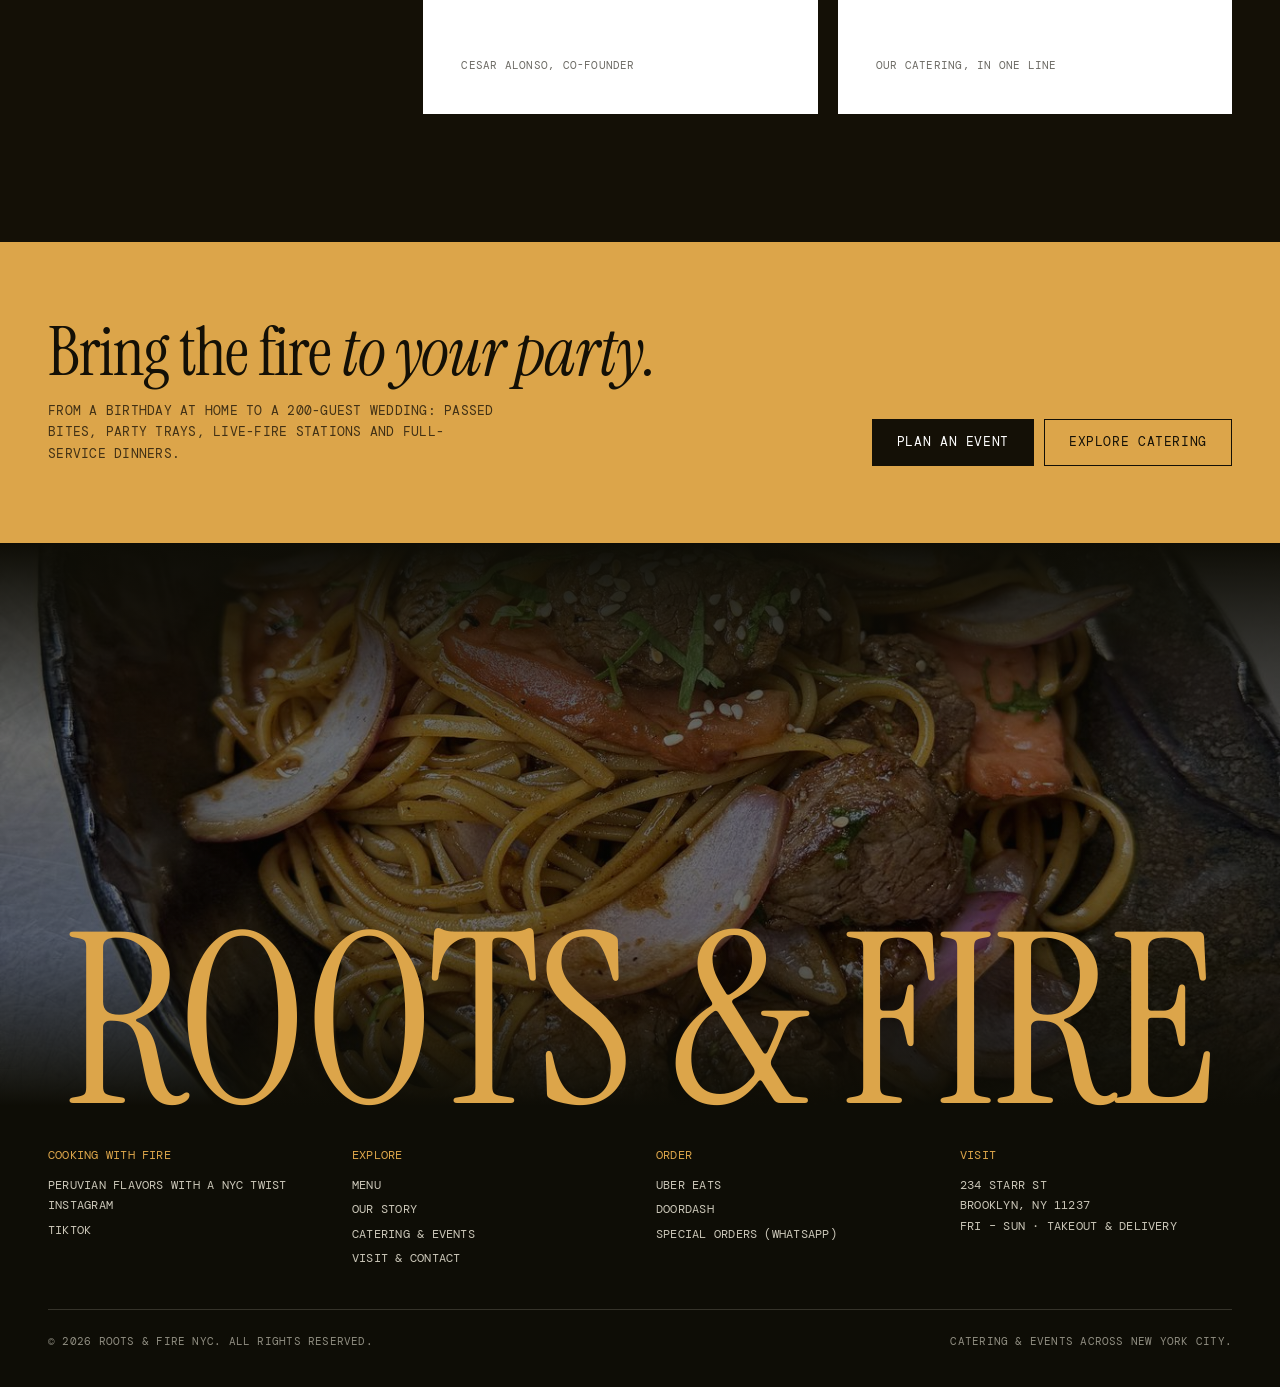
<file: about.html>
<!doctype html>
<html lang="en">
<head>
  <meta charset="utf-8">
  <meta name="viewport" content="width=device-width, initial-scale=1">
  <title>Our Story · Roots &amp; Fire</title>
  <meta name="description" content="Meet Chefs Cesar Alonso Vargas and Lady Diana Fajardo: from The Plaza, Metropolis and Five Acres to their own Peruvian kitchen in Bushwick.">
  <meta name="theme-color" content="#0E0D06">
  <!-- Demo copy on GitHub Pages: keep it out of Google so it doesn't compete with rootsandfirenyc.com. Remove on the real domain. -->
  <meta name="robots" content="noindex, nofollow">
  <link rel="icon" type="image/png" href="assets/img/logo-monogram.png">

  <meta property="og:type" content="website">
  <meta property="og:title" content="Our Story · Roots &amp; Fire">
  <meta property="og:description" content="Meet Chefs Cesar Alonso Vargas and Lady Diana Fajardo: from The Plaza, Metropolis and Five Acres to their own Peruvian kitchen in Bushwick.">
  <meta property="og:image" content="assets/img/frying.jpg">
  <meta property="og:url" content="https://rootsandfirenyc.com/about.html">
  <link rel="alternate" hreflang="en" href="https://rootsandfirenyc.com/about.html">
  <link rel="alternate" hreflang="es" href="https://rootsandfirenyc.com/about.html?lang=es">

  <link rel="preconnect" href="https://fonts.googleapis.com">
  <link rel="preconnect" href="https://fonts.gstatic.com" crossorigin>
  <link href="https://fonts.googleapis.com/css2?family=DM+Mono:wght@400;500&family=Instrument+Serif:ital@0;1&family=Plus+Jakarta+Sans:wght@400;500;600&display=swap" rel="stylesheet">
  <link rel="stylesheet" href="assets/css/styles.css?v=20261123-rows">
  <script>document.documentElement.classList.add("js");</script>
</head>
<body data-page="about">
  <a class="skip-link" href="#main" data-i18n="skip">Skip to content</a>

  <!-- ===== Header (same on every page) ===== -->
  <header class="site-header" data-header>
    <div class="announce">
      <p class="mono" data-i18n="announce">Now open weekends · 234 Starr St, Bushwick · Order on Uber Eats &amp; DoorDash</p>
    </div>
    <div class="header-bar">
      <button class="nav-toggle" type="button" aria-expanded="false" aria-controls="mobile-nav" data-nav-toggle>
        <span class="sr-only" data-i18n="navOpen">Open menu</span>
        <span class="nav-toggle__bar"></span><span class="nav-toggle__bar"></span>
      </button>
      <nav class="nav nav--left mono" aria-label="Main">
        <a href="menu.html" data-i18n="navMenu">Menu</a>
        <a href="about.html" data-i18n="navStory" aria-current="page">Our Story</a>
        <a href="catering.html" data-i18n="navCatering">Catering &amp; Events</a>
      </nav>
      <a href="index.html" class="brand" aria-label="Roots & Fire, home">
        <img src="assets/img/logo-monogram.png" alt="" width="30" height="38">
        <span class="brand__word">Roots &amp; Fire</span>
      </a>
      <div class="header-right">
        <nav class="nav nav--right mono" aria-label="Secondary">
          <a href="contact.html" data-i18n="navContact">Visit &amp; Contact</a>
        </nav>
        <div class="lang mono" role="group" aria-label="Language" data-i18n-attr="aria-label:langLabel">
          <button type="button" data-lang="en" aria-pressed="true">EN</button>
          <span aria-hidden="true">/</span>
          <button type="button" data-lang="es" aria-pressed="false">ES</button>
        </div>
        <div class="order-menu" data-order-menu>
          <button class="btn btn--gold" type="button" aria-expanded="false" aria-haspopup="true" data-order-toggle><span data-i18n="orderNow">Order now</span></button>
          <div class="order-menu__panel" hidden data-order-panel>
            <a class="mono" data-link="uberEats" href="#" target="_blank" rel="noopener">Uber Eats <span aria-hidden="true">↗</span></a>
            <a class="mono" data-link="doorDash" href="#" target="_blank" rel="noopener">DoorDash <span aria-hidden="true">↗</span></a>
            <a class="mono" href="catering.html#enquire" data-i18n="orderSpecial">Special orders &amp; events</a>
          </div>
        </div>
      </div>
    </div>
  </header>

  <div class="mobile-nav" id="mobile-nav" data-mobile-nav hidden>
    <nav aria-label="Mobile">
      <a href="index.html" data-i18n="navHome">Home</a>
      <a href="menu.html" data-i18n="navMenu">Menu</a>
      <a href="about.html" data-i18n="navStory" aria-current="page">Our Story</a>
      <a href="catering.html" data-i18n="navCatering">Catering &amp; Events</a>
      <a href="contact.html" data-i18n="navContact">Visit &amp; Contact</a>
    </nav>
    <div class="mobile-nav__foot">
      <div class="lang lang--lg mono" role="group" aria-label="Language" data-i18n-attr="aria-label:langLabel">
        <button type="button" data-lang="en" aria-pressed="true">English</button>
        <span aria-hidden="true">/</span>
        <button type="button" data-lang="es" aria-pressed="false">Español</button>
      </div>
      <div class="btn-row">
        <a class="btn btn--gold" data-link="uberEats" href="#" target="_blank" rel="noopener">Uber Eats</a>
        <a class="btn btn--line" data-link="doorDash" href="#" target="_blank" rel="noopener">DoorDash</a>
      </div>
    </div>
  </div>

  <main id="main">
    <!-- ===== Page hero (Firedoor About style: statement over full-bleed photo) ===== -->
    <section class="page-hero page-hero--statement">
      <img class="pos-mid" src="assets/img/frying.jpg" alt="" width="1200" height="900" fetchpriority="high">
      <div class="container page-hero__inner">
        <h1 data-i18n="paTitle">Two chefs, one wok, <em>and a lot of roots.</em></h1>
        <div class="page-hero__side">
          <p class="mono" data-i18n="paLead">Roots &amp; Fire was born as a catering company, built by two chefs who came up in some of New York's most demanding kitchens. Today we cook for Brooklyn every weekend from Starr Street.</p>
          <p class="mono quick-label" data-i18n="quickLinks">Quick links</p>
          <div class="quick-links">
            <a class="btn btn--line btn--sm" href="#chefs" data-i18n="ctaChefs">Meet the chefs</a>
            <a class="btn btn--line btn--sm" href="#words" data-i18n="quotesTitle">In our words</a>
            <a class="btn btn--gold btn--sm" href="catering.html#enquire" data-i18n="ctaPlanShort">Plan an event</a>
          </div>
        </div>
      </div>
    </section>

    <!-- ===== Story ===== -->
    <section class="story" aria-labelledby="story-title">
      <div class="container story__grid">
        <div class="story__copy reveal">
          <p class="mono eyebrow" data-i18n="storyEyebrow2">How it started</p>
          <h2 class="display" id="story-title" data-i18n="storyTitle2"><em>Roots</em> is where we come from. <em>Fire</em> is how we cook.</h2>
          <div class="prose mono">
            <p data-i18n="storyP1">Roots &amp; Fire was born as a catering company, built by Chefs Cesar Alonso Vargas and Lady Diana Fajardo after years in some of New York's most demanding kitchens: The Plaza Hotel, Metropolis by Marcus Samuelsson and Five Acres at Rockefeller Center.</p>
            <p data-i18n="storyP2">Roots is where we come from: the Peruvian and Latin flavors we grew up with. Fire is how we cook them: live flame, a screaming-hot wok and restaurant-level technique.</p>
            <p data-i18n="storyP3">Today we cook for Brooklyn every weekend from our kitchen on Starr Street, and we still bring the full experience to weddings, parties and private events across NYC.</p>
          </div>
          <div class="btn-row">
            <a class="btn btn--gold" href="menu.html" data-i18n="ctaFullMenu">See the full menu</a>
            <a class="btn btn--line" href="catering.html" data-i18n="ctaCatering">Explore catering</a>
          </div>
        </div>
        <figure class="story__media frame reveal">
          <img src="assets/img/now-open-board.jpg" alt="Lit chalkboard sign at 234 Starr St: Roots and Fire, Peruvian Food, Now Open" data-i18n-attr="alt:altBoard" width="900" height="1200" loading="lazy">
          <figcaption class="mono" data-i18n="storyCaption">Our sign on Starr Street</figcaption>
        </figure>
      </div>
    </section>

    <!-- ===== Meet the chefs (cream panel) ===== -->
    <section class="panel panel--cream chefs" id="chefs" aria-labelledby="chefs-title">
      <div class="container">
        <h2 class="display center reveal" id="chefs-title" data-i18n="chefsTitle">Meet the Chefs</h2>
        <div class="team">
          <article class="member reveal">
            <img src="assets/img/chef-cesar.jpg" alt="Chef Cesar Alonso Vargas in chef whites" data-i18n-attr="alt:altCesar" width="441" height="792" loading="lazy">
            <div class="member__cap">
              <p class="mono" data-i18n="roleCesar">Chef &amp; co-founder</p>
              <h3>Cesar Alonso Vargas</h3>
              <p class="mono member__from">The Plaza Hotel · Metropolis</p>
            </div>
          </article>
          <article class="member reveal">
            <img src="assets/img/chef-lady.jpg" alt="Chef Lady Diana Fajardo smiling, arms crossed, in an apron" data-i18n-attr="alt:altLady" width="1000" height="1000" loading="lazy">
            <div class="member__cap">
              <p class="mono" data-i18n="roleLady">Chef &amp; co-founder</p>
              <h3>Lady Diana Fajardo</h3>
              <p class="mono member__from">Five Acres · Metropolis</p>
            </div>
          </article>
        </div>

        <div class="highlights reveal">
          <h3 class="display display--md" data-i18n="hlTitle">Where we've cooked</h3>
          <div class="hl-table mono">
            <div class="hl-row hl-row--head"><span data-i18n="hlKitchen">Kitchen</span><span>Chef</span></div>
            <div class="hl-row"><span>The Plaza Hotel</span><span>Cesar Alonso Vargas</span></div>
            <div class="hl-row"><span>Metropolis by Marcus Samuelsson</span><span data-i18n="hlBoth">Cesar &amp; Lady</span></div>
            <div class="hl-row"><span>Five Acres at Rockefeller Center</span><span>Lady Diana Fajardo</span></div>
            <div class="hl-row"><span>Roots &amp; Fire · Bushwick</span><span data-i18n="hlNow">Both of us, every weekend</span></div>
          </div>
        </div>
      </div>
    </section>

    <!-- ===== In our words ===== -->
    <section class="quotes" id="words" aria-labelledby="quotes-title">
      <div class="container quotes__grid">
        <h2 class="display reveal" id="quotes-title" data-i18n="quotesTitle">In our words</h2>
        <blockquote class="quote-box reveal">
          <p data-i18n="quote1">“Every dish we create tells a story.”</p>
          <cite class="mono" data-i18n="quote1Cite">Cesar Alonso, co-founder</cite>
        </blockquote>
        <blockquote class="quote-box reveal">
          <p data-i18n="quote2">“Peru, Venezuela and New York on one table.”</p>
          <cite class="mono" data-i18n="quote2Cite">Our catering, in one line</cite>
        </blockquote>
      </div>
    </section>

    <!-- ===== CTA ===== -->
    <section class="cta-band" aria-labelledby="cta-title">
      <div class="container cta-band__inner">
        <div>
          <h2 class="display" id="cta-title" data-i18n="catTitle">Bring the fire <em>to your party.</em></h2>
          <p class="mono" data-i18n="catLeadShort">From a birthday at home to a 200-guest wedding: passed bites, party trays, live-fire stations and full-service dinners.</p>
        </div>
        <div class="btn-row">
          <a class="btn btn--ink btn--lg" href="catering.html#enquire" data-i18n="ctaPlanShort">Plan an event</a>
          <a class="btn btn--line-ink btn--lg" href="catering.html" data-i18n="ctaCatering">Explore catering</a>
        </div>
      </div>
    </section>
  </main>

  <!-- ===== Footer (same on every page) ===== -->
  <footer class="site-footer">
    <div class="footer__hero">
      <img src="assets/img/tallarin-saltado-dark.jpg" alt="" width="1350" height="1800" loading="lazy">
      <p class="footer__word" aria-hidden="true">Roots &amp; Fire</p>
    </div>
    <div class="container footer__cols mono">
      <div>
        <p class="footer__title" data-i18n="ftCooking">Cooking with fire</p>
        <p data-i18n="ftTagline">Peruvian flavors with a NYC twist</p>
        <ul>
          <li><a href="https://www.instagram.com/rootsandfire.official/" target="_blank" rel="noopener">Instagram</a></li>
          <li><a href="https://www.tiktok.com/@rootsandfire.official" target="_blank" rel="noopener">TikTok</a></li>
        </ul>
      </div>
      <div>
        <p class="footer__title" data-i18n="ftExplore">Explore</p>
        <ul>
          <li><a href="menu.html" data-i18n="navMenu">Menu</a></li>
          <li><a href="about.html" data-i18n="navStory">Our Story</a></li>
          <li><a href="catering.html" data-i18n="navCatering">Catering &amp; Events</a></li>
          <li><a href="contact.html" data-i18n="navContact">Visit &amp; Contact</a></li>
        </ul>
      </div>
      <div>
        <p class="footer__title" data-i18n="ftOrder">Order</p>
        <ul>
          <li><a href="#" data-link="uberEats" target="_blank" rel="noopener">Uber Eats</a></li>
          <li><a href="#" data-link="doorDash" target="_blank" rel="noopener">DoorDash</a></li>
          <li><a href="#" data-link="whatsapp" data-wa-key="waSpecial" data-i18n="ftSpecial">Special orders (WhatsApp)</a></li>
        </ul>
      </div>
      <div>
        <p class="footer__title" data-i18n="ftVisit">Visit</p>
        <p>234 Starr St<br>Brooklyn, NY 11237</p>
        <p data-i18n="ftHours">Fri – Sun · Takeout &amp; delivery</p>
      </div>
    </div>
    <div class="container footer__bottom mono">
      <p>© <span data-year>2026</span> Roots &amp; Fire NYC. <span data-i18n="ftRights">All rights reserved.</span></p>
      <p data-i18n="ftCatering">Catering &amp; events across New York City.</p>
    </div>
  </footer>

  <div class="order-bar" aria-label="Order now" data-i18n-attr="aria-label:orderNow">
    <a class="btn btn--gold" data-link="uberEats" href="#" target="_blank" rel="noopener">Uber Eats</a>
    <a class="btn btn--line" data-link="doorDash" href="#" target="_blank" rel="noopener">DoorDash</a>
    <a class="btn btn--line btn--icon" data-link="whatsapp" data-wa-key="waHello" href="#" aria-label="WhatsApp">
      <svg class="i" viewBox="0 0 24 24" aria-hidden="true"><path d="M4 20l1.3-4A8 8 0 1 1 8.4 19L4 20z"/><path d="M9 9.5c0 3 2.5 5.5 5.5 5.5l1-1.5-2-1-1 .8c-.9-.4-1.6-1.1-2-2l.8-1-1-2L9 9.5z" fill="currentColor" stroke="none"/></svg>
    </a>
  </div>

  <div class="toast mono" role="status" aria-live="polite" data-toast></div>

  <script src="assets/js/i18n.js?v=20261123-rows" defer></script>
  <script src="assets/js/main.js?v=20261123-rows" defer></script>
</body>
</html>
</file>
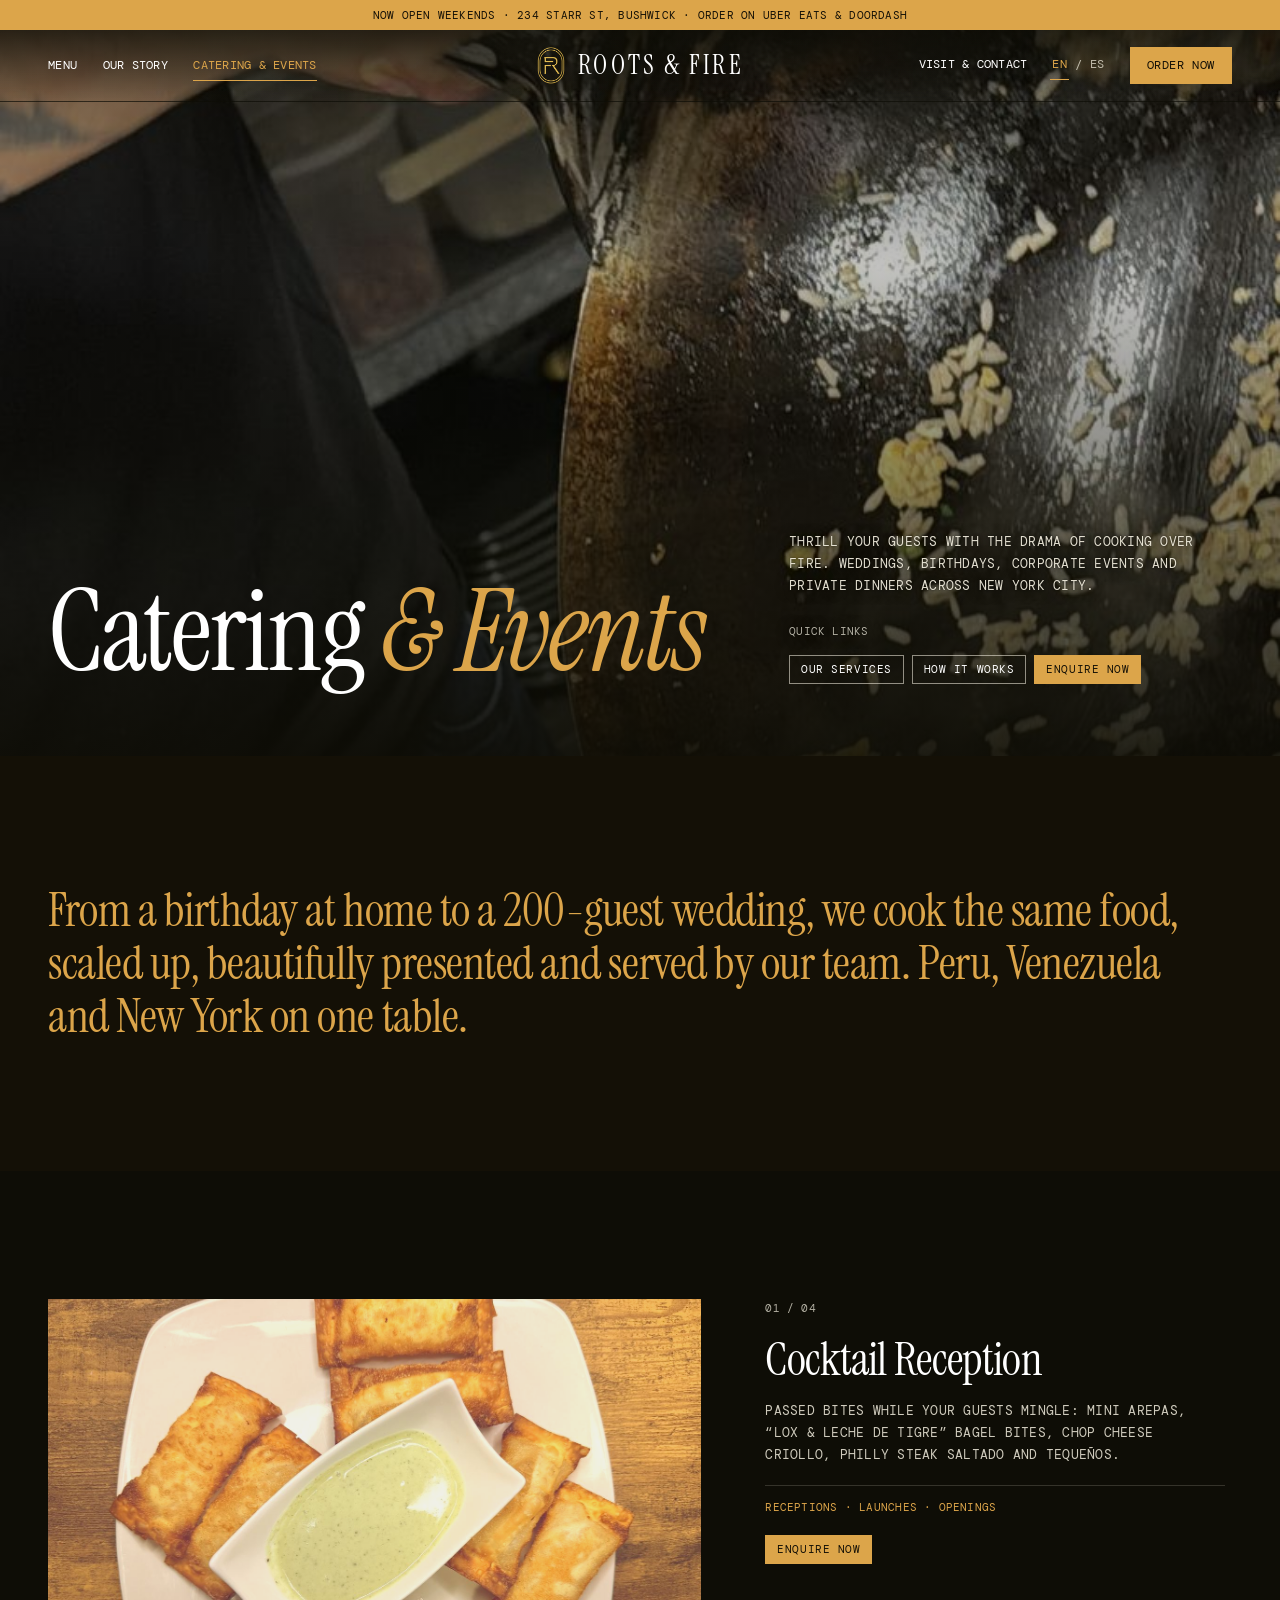
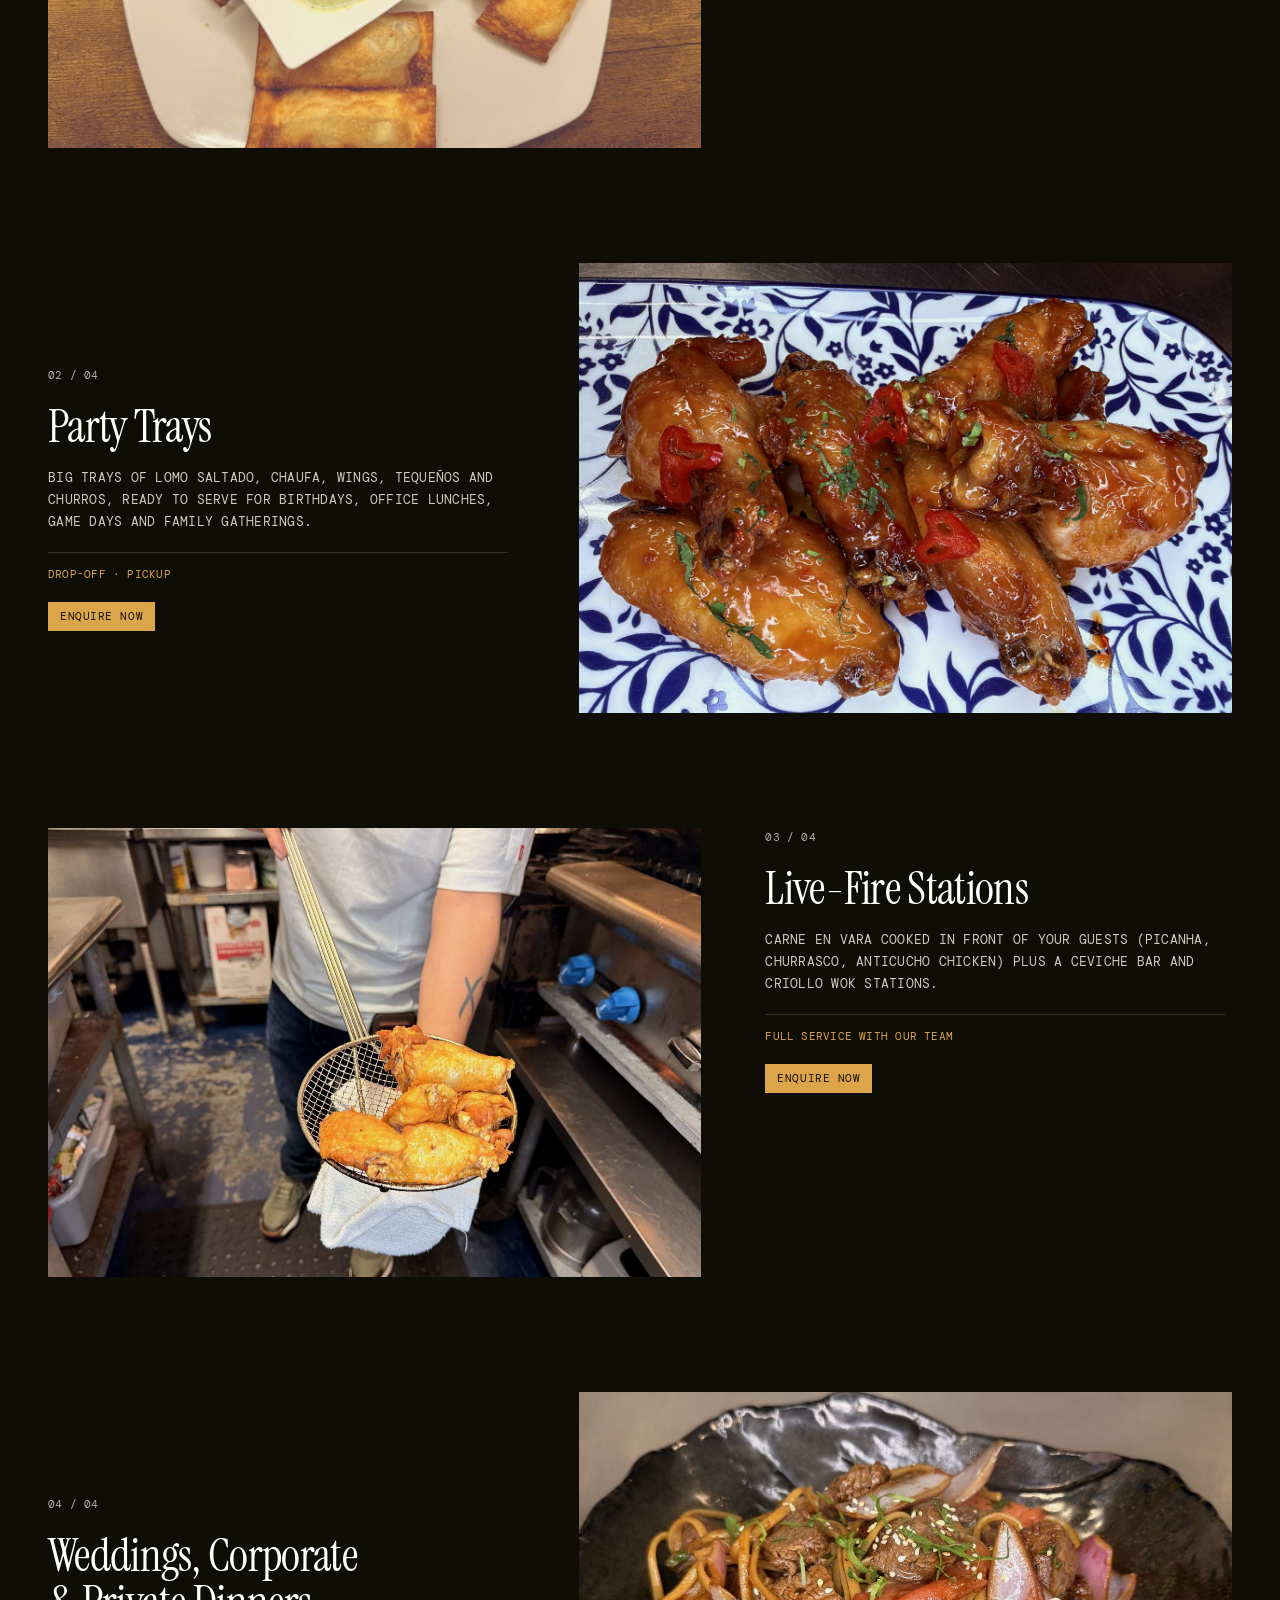
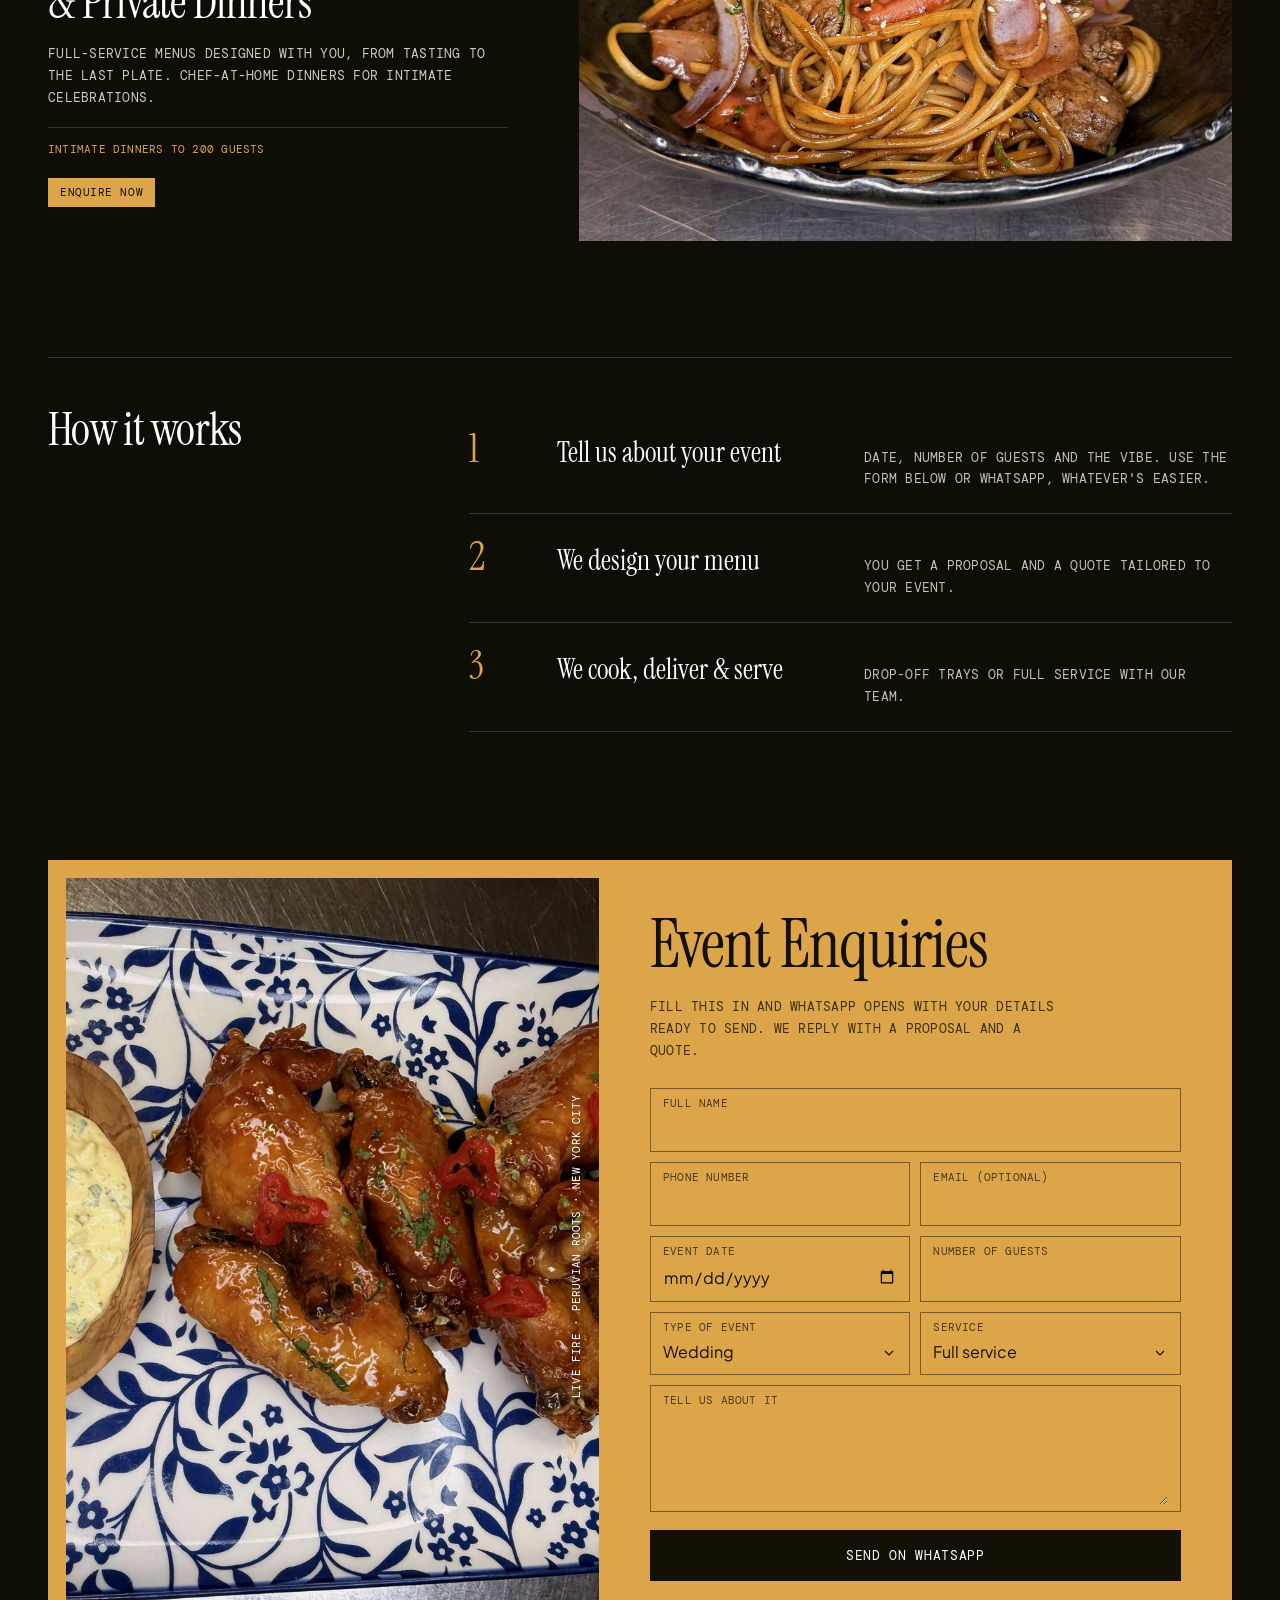
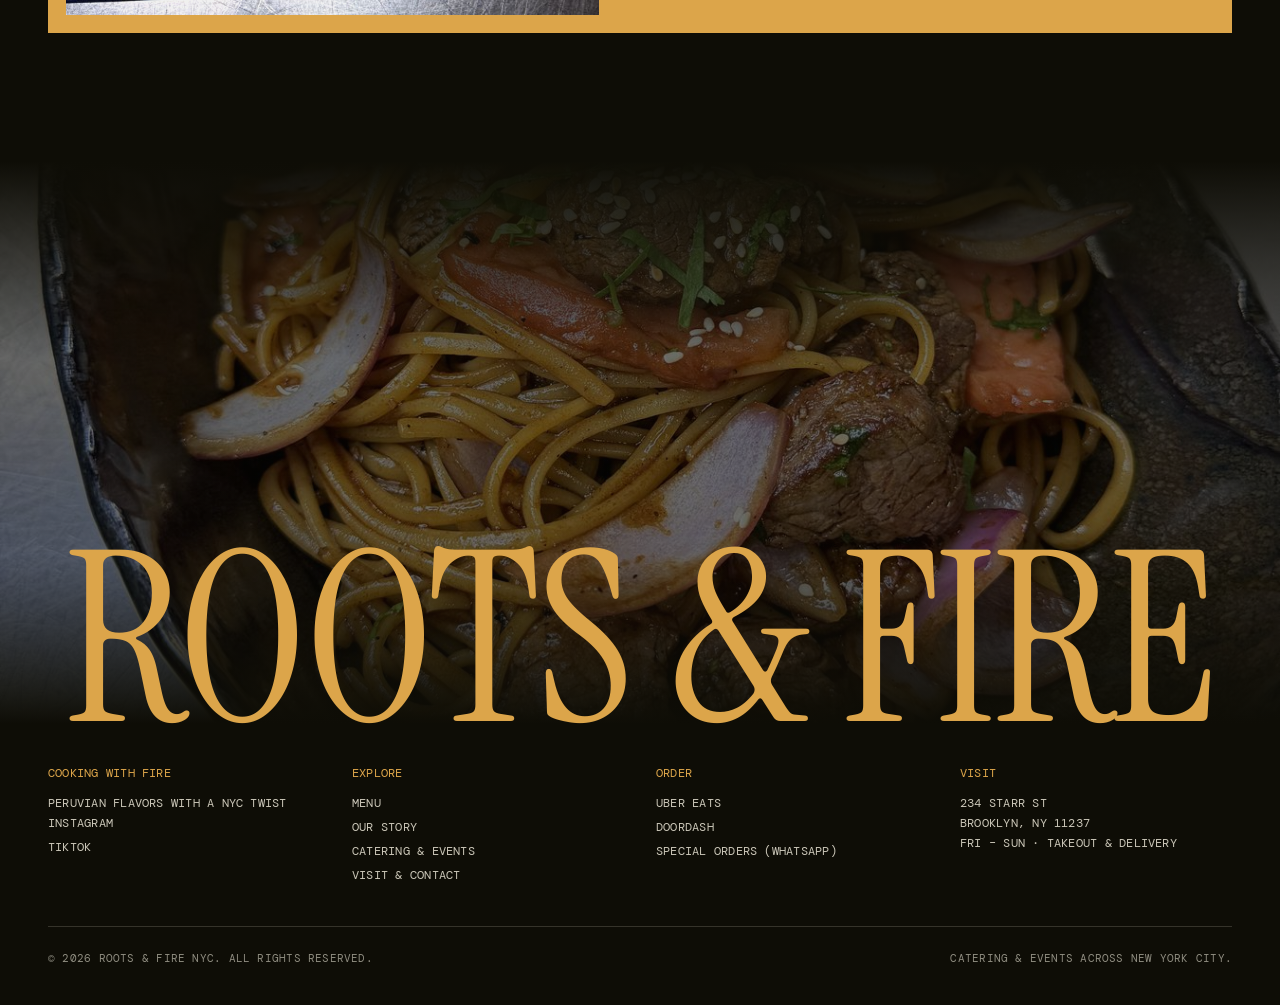
<file: catering.html>
<!doctype html>
<html lang="en">
<head>
  <meta charset="utf-8">
  <meta name="viewport" content="width=device-width, initial-scale=1">
  <title>Catering &amp; Events · Roots &amp; Fire NYC</title>
  <meta name="description" content="Peruvian catering across NYC: cocktail receptions, party trays, live-fire stations, weddings, corporate events and private dinners.">
  <meta name="theme-color" content="#0E0D06">
  <!-- Demo copy on GitHub Pages: keep it out of Google so it doesn't compete with rootsandfirenyc.com. Remove on the real domain. -->
  <meta name="robots" content="noindex, nofollow">
  <link rel="icon" type="image/png" href="assets/img/logo-monogram.png">

  <meta property="og:type" content="website">
  <meta property="og:title" content="Catering &amp; Events · Roots &amp; Fire NYC">
  <meta property="og:description" content="Peruvian catering across NYC: cocktail receptions, party trays, live-fire stations, weddings, corporate events and private dinners.">
  <meta property="og:image" content="assets/img/wings.jpg">
  <meta property="og:url" content="https://rootsandfirenyc.com/catering.html">
  <link rel="alternate" hreflang="en" href="https://rootsandfirenyc.com/catering.html">
  <link rel="alternate" hreflang="es" href="https://rootsandfirenyc.com/catering.html?lang=es">

  <link rel="preconnect" href="https://fonts.googleapis.com">
  <link rel="preconnect" href="https://fonts.gstatic.com" crossorigin>
  <link href="https://fonts.googleapis.com/css2?family=DM+Mono:wght@400;500&family=Instrument+Serif:ital@0;1&family=Plus+Jakarta+Sans:wght@400;500;600&display=swap" rel="stylesheet">
  <link rel="stylesheet" href="assets/css/styles.css?v=20261123-rows">
  <script>document.documentElement.classList.add("js");</script>
</head>
<body data-page="catering">
  <a class="skip-link" href="#main" data-i18n="skip">Skip to content</a>

  <!-- ===== Header (same on every page) ===== -->
  <header class="site-header" data-header>
    <div class="announce">
      <p class="mono" data-i18n="announce">Now open weekends · 234 Starr St, Bushwick · Order on Uber Eats &amp; DoorDash</p>
    </div>
    <div class="header-bar">
      <button class="nav-toggle" type="button" aria-expanded="false" aria-controls="mobile-nav" data-nav-toggle>
        <span class="sr-only" data-i18n="navOpen">Open menu</span>
        <span class="nav-toggle__bar"></span><span class="nav-toggle__bar"></span>
      </button>
      <nav class="nav nav--left mono" aria-label="Main">
        <a href="menu.html" data-i18n="navMenu">Menu</a>
        <a href="about.html" data-i18n="navStory">Our Story</a>
        <a href="catering.html" data-i18n="navCatering" aria-current="page">Catering &amp; Events</a>
      </nav>
      <a href="index.html" class="brand" aria-label="Roots & Fire, home">
        <img src="assets/img/logo-monogram.png" alt="" width="30" height="38">
        <span class="brand__word">Roots &amp; Fire</span>
      </a>
      <div class="header-right">
        <nav class="nav nav--right mono" aria-label="Secondary">
          <a href="contact.html" data-i18n="navContact">Visit &amp; Contact</a>
        </nav>
        <div class="lang mono" role="group" aria-label="Language" data-i18n-attr="aria-label:langLabel">
          <button type="button" data-lang="en" aria-pressed="true">EN</button>
          <span aria-hidden="true">/</span>
          <button type="button" data-lang="es" aria-pressed="false">ES</button>
        </div>
        <div class="order-menu" data-order-menu>
          <button class="btn btn--gold" type="button" aria-expanded="false" aria-haspopup="true" data-order-toggle><span data-i18n="orderNow">Order now</span></button>
          <div class="order-menu__panel" hidden data-order-panel>
            <a class="mono" data-link="uberEats" href="#" target="_blank" rel="noopener">Uber Eats <span aria-hidden="true">↗</span></a>
            <a class="mono" data-link="doorDash" href="#" target="_blank" rel="noopener">DoorDash <span aria-hidden="true">↗</span></a>
            <a class="mono" href="catering.html#enquire" data-i18n="orderSpecial">Special orders &amp; events</a>
          </div>
        </div>
      </div>
    </div>
  </header>

  <div class="mobile-nav" id="mobile-nav" data-mobile-nav hidden>
    <nav aria-label="Mobile">
      <a href="index.html" data-i18n="navHome">Home</a>
      <a href="menu.html" data-i18n="navMenu">Menu</a>
      <a href="about.html" data-i18n="navStory">Our Story</a>
      <a href="catering.html" data-i18n="navCatering" aria-current="page">Catering &amp; Events</a>
      <a href="contact.html" data-i18n="navContact">Visit &amp; Contact</a>
    </nav>
    <div class="mobile-nav__foot">
      <div class="lang lang--lg mono" role="group" aria-label="Language" data-i18n-attr="aria-label:langLabel">
        <button type="button" data-lang="en" aria-pressed="true">English</button>
        <span aria-hidden="true">/</span>
        <button type="button" data-lang="es" aria-pressed="false">Español</button>
      </div>
      <div class="btn-row">
        <a class="btn btn--gold" data-link="uberEats" href="#" target="_blank" rel="noopener">Uber Eats</a>
        <a class="btn btn--line" data-link="doorDash" href="#" target="_blank" rel="noopener">DoorDash</a>
      </div>
    </div>
  </div>

  <main id="main">
    <!-- ===== Page hero (Firedoor Events style) ===== -->
    <section class="page-hero">
      <img class="pos-top" src="assets/img/chaufa-wok.jpg" alt="" width="787" height="1400" fetchpriority="high">
      <div class="container page-hero__inner">
        <h1 data-i18n="pcTitle">Catering <em>&amp; Events</em></h1>
        <div class="page-hero__side">
          <p class="mono" data-i18n="pcLead">Thrill your guests with the drama of cooking over fire. Weddings, birthdays, corporate events and private dinners across New York City.</p>
          <p class="mono quick-label" data-i18n="quickLinks">Quick links</p>
          <div class="quick-links">
            <a class="btn btn--line btn--sm" href="#services" data-i18n="qlServices">Our services</a>
            <a class="btn btn--line btn--sm" href="#how" data-i18n="qlHow">How it works</a>
            <a class="btn btn--gold btn--sm" href="#enquire" data-i18n="qlEnquire">Enquire now</a>
          </div>
        </div>
      </div>
    </section>

    <!-- ===== Statement ===== -->
    <section class="statement" aria-label="Catering">
      <div class="container">
        <p class="reveal" data-i18n="pcStatement">From a birthday at home to a 200-guest wedding, we cook the same food, scaled up, beautifully presented and served by our team. Peru, Venezuela and New York on one table.</p>
      </div>
    </section>

    <!-- ===== Services ===== -->
    <section class="catering" id="services" aria-labelledby="services-title">
      <div class="container">
        <h2 class="sr-only" id="services-title" data-i18n="qlServices">Our services</h2>

        <article class="feature reveal">
          <figure class="feature__media"><img src="assets/img/tequenos.jpg" alt="Tequeños with guacamole sauce" data-i18n-attr="alt:altTequenos" width="1400" height="1050" loading="lazy"></figure>
          <div class="feature__body">
            <p class="mono feature__num">01 / 04</p>
            <h3 class="display display--md" data-i18n="f1Title">Cocktail Reception</h3>
            <p class="mono" data-i18n="f1Body">Passed bites while your guests mingle: mini arepas, “Lox &amp; Leche de Tigre” bagel bites, Chop Cheese Criollo, Philly Steak Saltado and tequeños.</p>
            <p class="mono feature__meta" data-i18n="f1Meta">Receptions · Launches · Openings</p>
            <a class="btn btn--gold btn--sm" href="#enquire" data-i18n="enquire">Enquire now</a>
          </div>
        </article>

        <article class="feature feature--rev reveal">
          <figure class="feature__media"><img src="assets/img/wings.jpg" alt="Glazed chicken wings with fresh chili on a blue patterned plate" data-i18n-attr="alt:altWings2" width="1400" height="1050" loading="lazy"></figure>
          <div class="feature__body">
            <p class="mono feature__num">02 / 04</p>
            <h3 class="display display--md" data-i18n="f2Title">Party Trays</h3>
            <p class="mono" data-i18n="f2Body">Big trays of lomo saltado, chaufa, wings, tequeños and churros, ready to serve for birthdays, office lunches, game days and family gatherings.</p>
            <p class="mono feature__meta" data-i18n="f2Meta">Drop-off · Pickup</p>
            <a class="btn btn--gold btn--sm" href="#enquire" data-i18n="enquire">Enquire now</a>
          </div>
        </article>

        <article class="feature reveal">
          <figure class="feature__media"><img src="assets/img/frying.jpg" alt="Chef holding a basket of freshly fried food in the kitchen" data-i18n-attr="alt:altFrying" width="1200" height="900" loading="lazy"></figure>
          <div class="feature__body">
            <p class="mono feature__num">03 / 04</p>
            <h3 class="display display--md" data-i18n="f3Title">Live-Fire Stations</h3>
            <p class="mono" data-i18n="f3Body">Carne en vara cooked in front of your guests (picanha, churrasco, anticucho chicken) plus a ceviche bar and criollo wok stations.</p>
            <p class="mono feature__meta" data-i18n="f3Meta">Full service with our team</p>
            <a class="btn btn--gold btn--sm" href="#enquire" data-i18n="enquire">Enquire now</a>
          </div>
        </article>

        <article class="feature feature--rev reveal">
          <figure class="feature__media"><img src="assets/img/tallarin-saltado.jpg" alt="Tallarín saltado in a black bowl" data-i18n-attr="alt:altTallarin" width="1050" height="1400" loading="lazy"></figure>
          <div class="feature__body">
            <p class="mono feature__num">04 / 04</p>
            <h3 class="display display--md" data-i18n="f4Title">Weddings, Corporate &amp; Private Dinners</h3>
            <p class="mono" data-i18n="f4Body">Full-service menus designed with you, from tasting to the last plate. Chef-at-home dinners for intimate celebrations.</p>
            <p class="mono feature__meta" data-i18n="f4Meta">Intimate dinners to 200 guests</p>
            <a class="btn btn--gold btn--sm" href="#enquire" data-i18n="enquire">Enquire now</a>
          </div>
        </article>

        <div class="how reveal" id="how">
          <h3 class="display display--md" data-i18n="howTitle">How it works</h3>
          <ol class="how__list">
            <li>
              <span class="how__num">1</span>
              <strong data-i18n="how1T">Tell us about your event</strong>
              <p class="mono" data-i18n="how1">Date, number of guests and the vibe. Use the form below or WhatsApp, whatever's easier.</p>
            </li>
            <li>
              <span class="how__num">2</span>
              <strong data-i18n="how2T">We design your menu</strong>
              <p class="mono" data-i18n="how2">You get a proposal and a quote tailored to your event.</p>
            </li>
            <li>
              <span class="how__num">3</span>
              <strong data-i18n="how3T">We cook, deliver &amp; serve</strong>
              <p class="mono" data-i18n="how3">Drop-off trays or full service with our team.</p>
            </li>
          </ol>
        </div>
      </div>
    </section>

    <!-- ===== Event enquiries (gold block + form → WhatsApp) ===== -->
    <section class="enquire" id="enquire" aria-labelledby="enquire-title">
      <div class="container">
        <div class="enquire__box reveal">
          <figure class="enquire__media">
            <img src="assets/img/wings-huacatay.jpg" alt="Glazed wings with a green herb dip" data-i18n-attr="alt:altWings" width="1400" height="1050" loading="lazy">
            <p class="enquire__vertical mono" aria-hidden="true" data-i18n="enqVertical">Live fire · Peruvian roots · New York City</p>
          </figure>
          <form class="enquire__form" data-enquiry novalidate>
            <h2 class="display" id="enquire-title" data-i18n="enqTitle">Event Enquiries</h2>
            <p class="mono" data-i18n="enqIntro">Fill this in and WhatsApp opens with your details ready to send. We reply with a proposal and a quote.</p>
            <div class="fields">
              <label class="field field--full">
                <span class="mono" data-i18n="fName">Full name</span>
                <input type="text" name="name" autocomplete="name" required>
              </label>
              <label class="field">
                <span class="mono" data-i18n="fPhone">Phone number</span>
                <input type="tel" name="phone" autocomplete="tel">
              </label>
              <label class="field">
                <span class="mono" data-i18n="fEmail">Email (optional)</span>
                <input type="email" name="email" autocomplete="email">
              </label>
              <label class="field">
                <span class="mono" data-i18n="fDate">Event date</span>
                <input type="date" name="date" required>
              </label>
              <label class="field">
                <span class="mono" data-i18n="fGuests">Number of guests</span>
                <input type="number" name="guests" min="1" inputmode="numeric" required>
              </label>
              <label class="field">
                <span class="mono" data-i18n="fType">Type of event</span>
                <select name="type">
                  <option value="wedding" data-i18n="oWedding">Wedding</option>
                  <option value="birthday" data-i18n="oBirthday">Birthday</option>
                  <option value="corporate" data-i18n="oCorporate">Corporate</option>
                  <option value="dinner" data-i18n="oDinner">Private dinner</option>
                  <option value="other" data-i18n="oOther">Other</option>
                </select>
              </label>
              <label class="field">
                <span class="mono" data-i18n="fService">Service</span>
                <select name="service">
                  <option value="full" data-i18n="oFull">Full service</option>
                  <option value="trays" data-i18n="oTrays">Drop-off trays</option>
                  <option value="unsure" data-i18n="oUnsure">Not sure yet</option>
                </select>
              </label>
              <label class="field field--full">
                <span class="mono" data-i18n="fMessage">Tell us about it</span>
                <textarea name="message" rows="4"></textarea>
              </label>
            </div>
            <p class="form-error mono" data-form-error hidden data-i18n="fError">Please add your name, the event date and the number of guests.</p>
            <button class="btn btn--ink btn--block" type="submit" data-i18n="fSubmit">Send on WhatsApp</button>
          </form>
        </div>
      </div>
    </section>
  </main>

  <!-- ===== Footer (same on every page) ===== -->
  <footer class="site-footer">
    <div class="footer__hero">
      <img src="assets/img/tallarin-saltado-dark.jpg" alt="" width="1350" height="1800" loading="lazy">
      <p class="footer__word" aria-hidden="true">Roots &amp; Fire</p>
    </div>
    <div class="container footer__cols mono">
      <div>
        <p class="footer__title" data-i18n="ftCooking">Cooking with fire</p>
        <p data-i18n="ftTagline">Peruvian flavors with a NYC twist</p>
        <ul>
          <li><a href="https://www.instagram.com/rootsandfire.official/" target="_blank" rel="noopener">Instagram</a></li>
          <li><a href="https://www.tiktok.com/@rootsandfire.official" target="_blank" rel="noopener">TikTok</a></li>
        </ul>
      </div>
      <div>
        <p class="footer__title" data-i18n="ftExplore">Explore</p>
        <ul>
          <li><a href="menu.html" data-i18n="navMenu">Menu</a></li>
          <li><a href="about.html" data-i18n="navStory">Our Story</a></li>
          <li><a href="catering.html" data-i18n="navCatering">Catering &amp; Events</a></li>
          <li><a href="contact.html" data-i18n="navContact">Visit &amp; Contact</a></li>
        </ul>
      </div>
      <div>
        <p class="footer__title" data-i18n="ftOrder">Order</p>
        <ul>
          <li><a href="#" data-link="uberEats" target="_blank" rel="noopener">Uber Eats</a></li>
          <li><a href="#" data-link="doorDash" target="_blank" rel="noopener">DoorDash</a></li>
          <li><a href="#" data-link="whatsapp" data-wa-key="waSpecial" data-i18n="ftSpecial">Special orders (WhatsApp)</a></li>
        </ul>
      </div>
      <div>
        <p class="footer__title" data-i18n="ftVisit">Visit</p>
        <p>234 Starr St<br>Brooklyn, NY 11237</p>
        <p data-i18n="ftHours">Fri – Sun · Takeout &amp; delivery</p>
      </div>
    </div>
    <div class="container footer__bottom mono">
      <p>© <span data-year>2026</span> Roots &amp; Fire NYC. <span data-i18n="ftRights">All rights reserved.</span></p>
      <p data-i18n="ftCatering">Catering &amp; events across New York City.</p>
    </div>
  </footer>

  <div class="order-bar" aria-label="Order now" data-i18n-attr="aria-label:orderNow">
    <a class="btn btn--gold" data-link="uberEats" href="#" target="_blank" rel="noopener">Uber Eats</a>
    <a class="btn btn--line" data-link="doorDash" href="#" target="_blank" rel="noopener">DoorDash</a>
    <a class="btn btn--line btn--icon" data-link="whatsapp" data-wa-key="waHello" href="#" aria-label="WhatsApp">
      <svg class="i" viewBox="0 0 24 24" aria-hidden="true"><path d="M4 20l1.3-4A8 8 0 1 1 8.4 19L4 20z"/><path d="M9 9.5c0 3 2.5 5.5 5.5 5.5l1-1.5-2-1-1 .8c-.9-.4-1.6-1.1-2-2l.8-1-1-2L9 9.5z" fill="currentColor" stroke="none"/></svg>
    </a>
  </div>

  <div class="toast mono" role="status" aria-live="polite" data-toast></div>

  <script src="assets/js/i18n.js?v=20261123-rows" defer></script>
  <script src="assets/js/main.js?v=20261123-rows" defer></script>
</body>
</html>
</file>
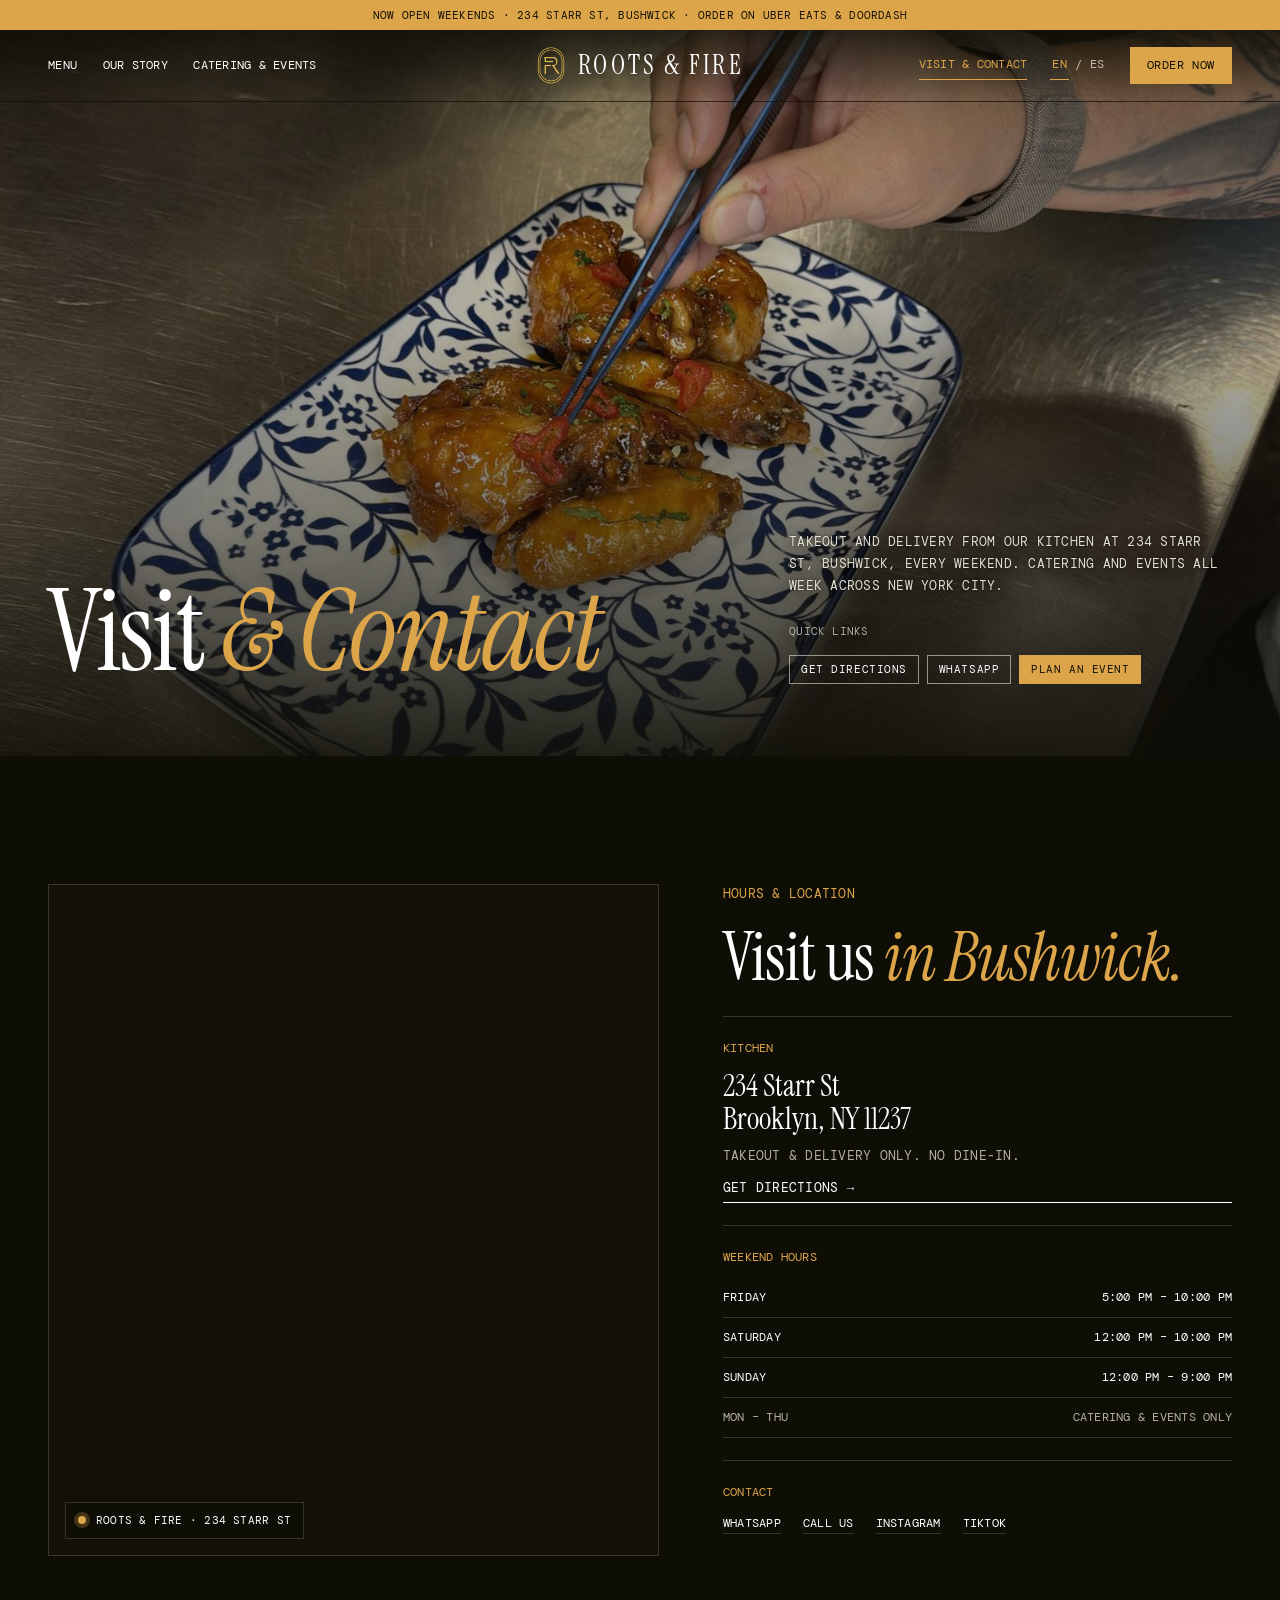
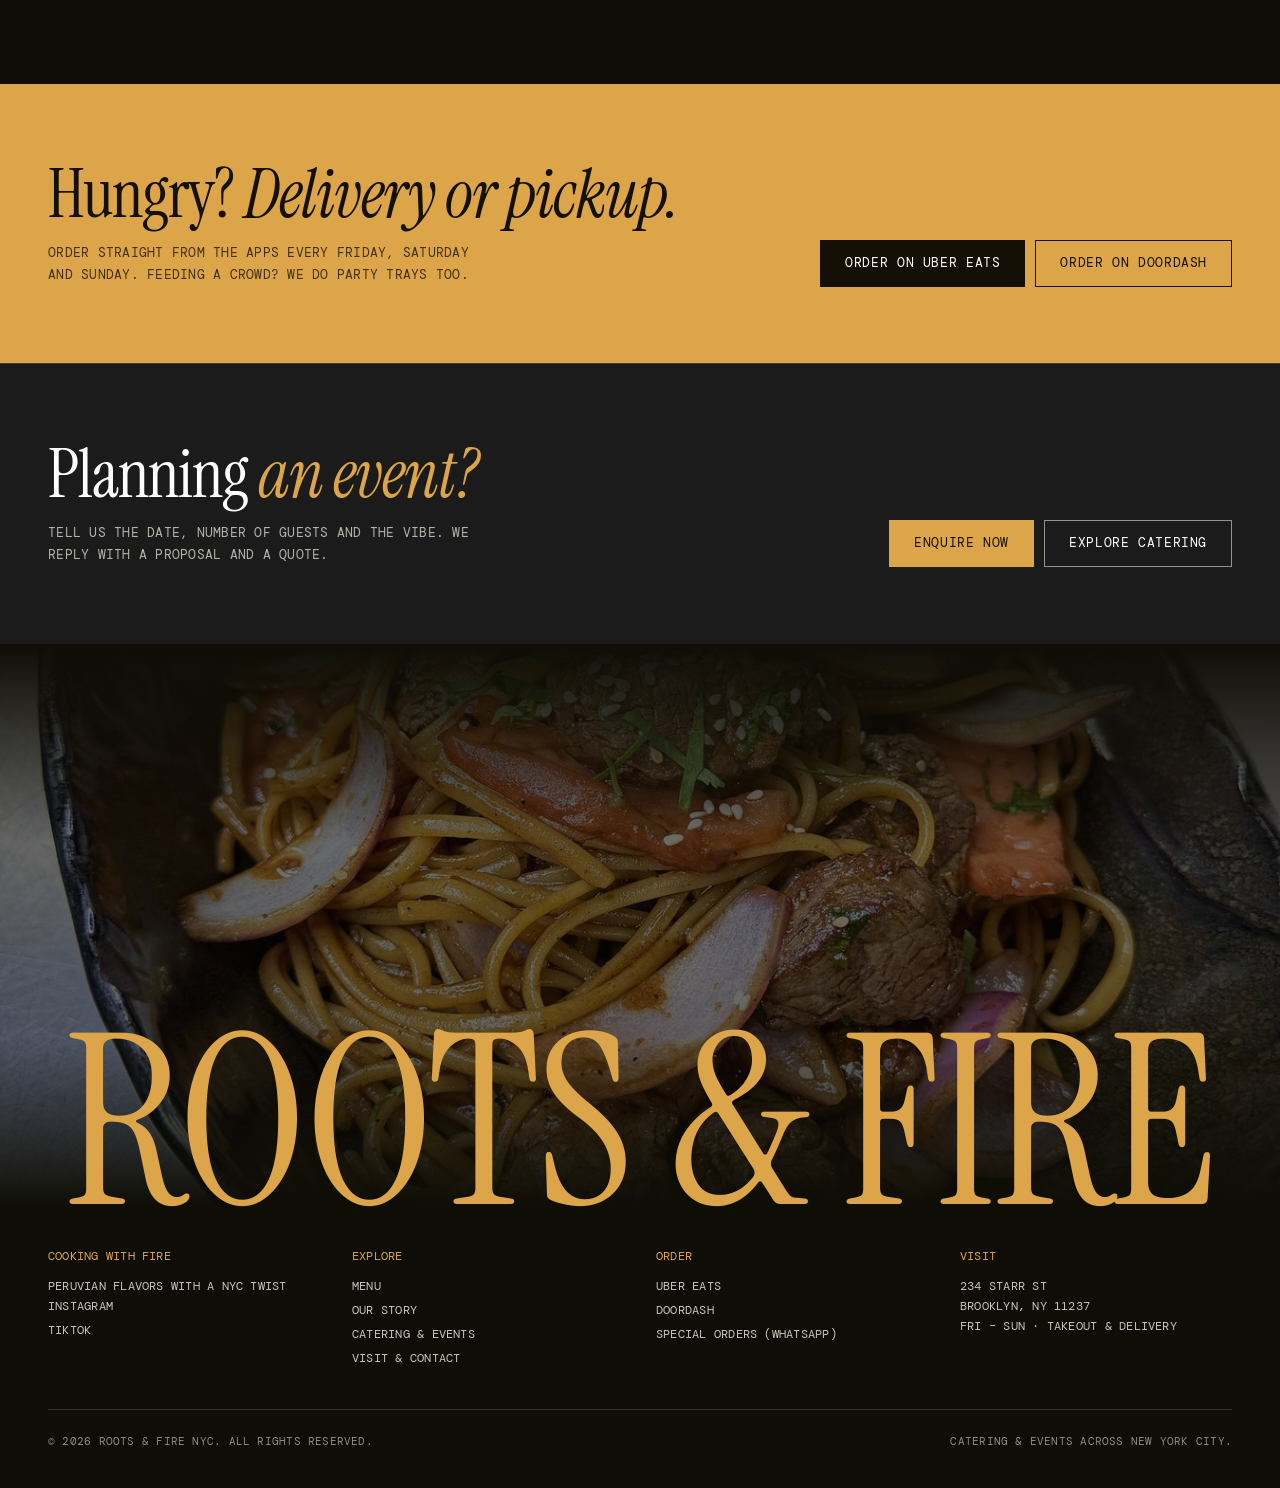
<file: contact.html>
<!doctype html>
<html lang="en">
<head>
  <meta charset="utf-8">
  <meta name="viewport" content="width=device-width, initial-scale=1">
  <title>Visit &amp; Contact · Roots &amp; Fire, 234 Starr St, Brooklyn</title>
  <meta name="description" content="Takeout and delivery from 234 Starr St, Bushwick, Brooklyn, every weekend. Hours, map, WhatsApp and contact for Roots &amp; Fire.">
  <meta name="theme-color" content="#0E0D06">
  <!-- Demo copy on GitHub Pages: keep it out of Google so it doesn't compete with rootsandfirenyc.com. Remove on the real domain. -->
  <meta name="robots" content="noindex, nofollow">
  <link rel="icon" type="image/png" href="assets/img/logo-monogram.png">

  <meta property="og:type" content="website">
  <meta property="og:title" content="Visit &amp; Contact · Roots &amp; Fire, 234 Starr St, Brooklyn">
  <meta property="og:description" content="Takeout and delivery from 234 Starr St, Bushwick, Brooklyn, every weekend. Hours, map, WhatsApp and contact for Roots &amp; Fire.">
  <meta property="og:image" content="assets/img/now-open-board.jpg">
  <meta property="og:url" content="https://rootsandfirenyc.com/contact.html">
  <link rel="alternate" hreflang="en" href="https://rootsandfirenyc.com/contact.html">
  <link rel="alternate" hreflang="es" href="https://rootsandfirenyc.com/contact.html?lang=es">

  <link rel="preconnect" href="https://fonts.googleapis.com">
  <link rel="preconnect" href="https://fonts.gstatic.com" crossorigin>
  <link href="https://fonts.googleapis.com/css2?family=DM+Mono:wght@400;500&family=Instrument+Serif:ital@0;1&family=Plus+Jakarta+Sans:wght@400;500;600&display=swap" rel="stylesheet">
  <link rel="stylesheet" href="assets/css/styles.css?v=20261123-rows">
  <script>document.documentElement.classList.add("js");</script>
</head>
<body data-page="contact">
  <a class="skip-link" href="#main" data-i18n="skip">Skip to content</a>

  <!-- ===== Header (same on every page) ===== -->
  <header class="site-header" data-header>
    <div class="announce">
      <p class="mono" data-i18n="announce">Now open weekends · 234 Starr St, Bushwick · Order on Uber Eats &amp; DoorDash</p>
    </div>
    <div class="header-bar">
      <button class="nav-toggle" type="button" aria-expanded="false" aria-controls="mobile-nav" data-nav-toggle>
        <span class="sr-only" data-i18n="navOpen">Open menu</span>
        <span class="nav-toggle__bar"></span><span class="nav-toggle__bar"></span>
      </button>
      <nav class="nav nav--left mono" aria-label="Main">
        <a href="menu.html" data-i18n="navMenu">Menu</a>
        <a href="about.html" data-i18n="navStory">Our Story</a>
        <a href="catering.html" data-i18n="navCatering">Catering &amp; Events</a>
      </nav>
      <a href="index.html" class="brand" aria-label="Roots & Fire, home">
        <img src="assets/img/logo-monogram.png" alt="" width="30" height="38">
        <span class="brand__word">Roots &amp; Fire</span>
      </a>
      <div class="header-right">
        <nav class="nav nav--right mono" aria-label="Secondary">
          <a href="contact.html" data-i18n="navContact" aria-current="page">Visit &amp; Contact</a>
        </nav>
        <div class="lang mono" role="group" aria-label="Language" data-i18n-attr="aria-label:langLabel">
          <button type="button" data-lang="en" aria-pressed="true">EN</button>
          <span aria-hidden="true">/</span>
          <button type="button" data-lang="es" aria-pressed="false">ES</button>
        </div>
        <div class="order-menu" data-order-menu>
          <button class="btn btn--gold" type="button" aria-expanded="false" aria-haspopup="true" data-order-toggle><span data-i18n="orderNow">Order now</span></button>
          <div class="order-menu__panel" hidden data-order-panel>
            <a class="mono" data-link="uberEats" href="#" target="_blank" rel="noopener">Uber Eats <span aria-hidden="true">↗</span></a>
            <a class="mono" data-link="doorDash" href="#" target="_blank" rel="noopener">DoorDash <span aria-hidden="true">↗</span></a>
            <a class="mono" href="catering.html#enquire" data-i18n="orderSpecial">Special orders &amp; events</a>
          </div>
        </div>
      </div>
    </div>
  </header>

  <div class="mobile-nav" id="mobile-nav" data-mobile-nav hidden>
    <nav aria-label="Mobile">
      <a href="index.html" data-i18n="navHome">Home</a>
      <a href="menu.html" data-i18n="navMenu">Menu</a>
      <a href="about.html" data-i18n="navStory">Our Story</a>
      <a href="catering.html" data-i18n="navCatering">Catering &amp; Events</a>
      <a href="contact.html" data-i18n="navContact" aria-current="page">Visit &amp; Contact</a>
    </nav>
    <div class="mobile-nav__foot">
      <div class="lang lang--lg mono" role="group" aria-label="Language" data-i18n-attr="aria-label:langLabel">
        <button type="button" data-lang="en" aria-pressed="true">English</button>
        <span aria-hidden="true">/</span>
        <button type="button" data-lang="es" aria-pressed="false">Español</button>
      </div>
      <div class="btn-row">
        <a class="btn btn--gold" data-link="uberEats" href="#" target="_blank" rel="noopener">Uber Eats</a>
        <a class="btn btn--line" data-link="doorDash" href="#" target="_blank" rel="noopener">DoorDash</a>
      </div>
    </div>
  </div>

  <main id="main">
    <!-- ===== Page hero ===== -->
    <section class="page-hero">
      <img class="pos-mid" src="assets/img/wings-plating.jpg" alt="" width="1600" height="900" fetchpriority="high">
      <div class="container page-hero__inner">
        <h1 data-i18n="pvTitle">Visit <em>&amp; Contact</em></h1>
        <div class="page-hero__side">
          <p class="mono" data-i18n="pvLead">Takeout and delivery from our kitchen at 234 Starr St, Bushwick, every weekend. Catering and events all week across New York City.</p>
          <p class="mono quick-label" data-i18n="quickLinks">Quick links</p>
          <div class="quick-links">
            <a class="btn btn--line btn--sm" href="https://www.google.com/maps/dir/?api=1&amp;destination=234+Starr+St,+Brooklyn,+NY+11237" target="_blank" rel="noopener" data-i18n="vDirectionsShort">Get directions</a>
            <a class="btn btn--line btn--sm" href="#" data-link="whatsapp" data-wa-key="waHello">WhatsApp</a>
            <a class="btn btn--gold btn--sm" href="catering.html#enquire" data-i18n="ctaPlanShort">Plan an event</a>
          </div>
        </div>
      </div>
    </section>

    <!-- ===== Map + info ===== -->
    <section class="visit" aria-labelledby="visit-title">
      <div class="container visit__grid">
        <div class="visit__map reveal">
          <iframe title="Map: 234 Starr St, Brooklyn, NY 11237" data-i18n-attr="title:mapTitle" src="https://www.google.com/maps?q=234+Starr+St,+Brooklyn,+NY+11237&amp;z=15&amp;output=embed" loading="lazy" referrerpolicy="no-referrer-when-downgrade"></iframe>
          <p class="visit__pin mono"><span class="dot" aria-hidden="true"></span>Roots &amp; Fire · 234 Starr St</p>
        </div>

        <div class="visit__info reveal">
          <p class="mono eyebrow" data-i18n="visitEyebrow">Hours &amp; location</p>
          <h2 class="display" id="visit-title" data-i18n="visitTitle">Visit us <em>in Bushwick.</em></h2>

          <div class="info-block">
            <h3 class="mono" data-i18n="vKitchen">Kitchen</h3>
            <address>234 Starr St<br>Brooklyn, NY 11237</address>
            <p class="mono muted" data-i18n="vTakeout">Takeout &amp; delivery only. No dine-in.</p>
            <a class="text-link mono" href="https://www.google.com/maps/dir/?api=1&amp;destination=234+Starr+St,+Brooklyn,+NY+11237" target="_blank" rel="noopener" data-i18n="vDirections">Get directions →</a>
          </div>

          <div class="info-block">
            <h3 class="mono" data-i18n="vHours">Weekend hours</h3>
            <table class="hours mono">
              <tr><th scope="row" data-i18n="dayFri">Friday</th><td>5:00 PM – 10:00 PM</td></tr>
              <tr><th scope="row" data-i18n="daySat">Saturday</th><td>12:00 PM – 10:00 PM</td></tr>
              <tr><th scope="row" data-i18n="daySun">Sunday</th><td>12:00 PM – 9:00 PM</td></tr>
              <tr class="is-closed"><th scope="row" data-i18n="dayMonThu">Mon – Thu</th><td data-i18n="cateringOnly">Catering &amp; events only</td></tr>
            </table>
          </div>

          <div class="info-block">
            <h3 class="mono" data-i18n="vContact">Contact</h3>
            <ul class="contact-list mono">
              <li><a href="#" data-link="whatsapp" data-wa-key="waHello">WhatsApp</a></li>
              <li><a href="#" data-link="phone" data-i18n="vCall">Call us</a></li>
              <li><a href="https://www.instagram.com/rootsandfire.official/" target="_blank" rel="noopener">Instagram</a></li>
              <li><a href="https://www.tiktok.com/@rootsandfire.official" target="_blank" rel="noopener">TikTok</a></li>
            </ul>
          </div>
        </div>
      </div>
    </section>

    <!-- ===== Two ways to reach us ===== -->
    <section class="cta-band" aria-labelledby="hungry-title">
      <div class="container cta-band__inner">
        <div>
          <h2 class="display" id="hungry-title" data-i18n="orderBandTitle">Hungry? <em>Delivery or pickup.</em></h2>
          <p class="mono" data-i18n="orderBandBody">Order straight from the apps every Friday, Saturday and Sunday. Feeding a crowd? We do party trays too.</p>
        </div>
        <div class="btn-row">
          <a class="btn btn--ink btn--lg" data-link="uberEats" href="#" target="_blank" rel="noopener" data-i18n="ctaUber">Order on Uber Eats</a>
          <a class="btn btn--line-ink btn--lg" data-link="doorDash" href="#" target="_blank" rel="noopener" data-i18n="ctaDash">Order on DoorDash</a>
        </div>
      </div>
    </section>
    <section class="cta-band cta-band--dark" aria-labelledby="event-title">
      <div class="container cta-band__inner">
        <div>
          <h2 class="display" id="event-title" data-i18n="pvEventTitle">Planning <em>an event?</em></h2>
          <p class="mono" data-i18n="pvEventBody">Tell us the date, number of guests and the vibe. We reply with a proposal and a quote.</p>
        </div>
        <div class="btn-row">
          <a class="btn btn--gold btn--lg" href="catering.html#enquire" data-i18n="qlEnquire">Enquire now</a>
          <a class="btn btn--line btn--lg" href="catering.html" data-i18n="ctaCatering">Explore catering</a>
        </div>
      </div>
    </section>
  </main>

  <!-- ===== Footer (same on every page) ===== -->
  <footer class="site-footer">
    <div class="footer__hero">
      <img src="assets/img/tallarin-saltado-dark.jpg" alt="" width="1350" height="1800" loading="lazy">
      <p class="footer__word" aria-hidden="true">Roots &amp; Fire</p>
    </div>
    <div class="container footer__cols mono">
      <div>
        <p class="footer__title" data-i18n="ftCooking">Cooking with fire</p>
        <p data-i18n="ftTagline">Peruvian flavors with a NYC twist</p>
        <ul>
          <li><a href="https://www.instagram.com/rootsandfire.official/" target="_blank" rel="noopener">Instagram</a></li>
          <li><a href="https://www.tiktok.com/@rootsandfire.official" target="_blank" rel="noopener">TikTok</a></li>
        </ul>
      </div>
      <div>
        <p class="footer__title" data-i18n="ftExplore">Explore</p>
        <ul>
          <li><a href="menu.html" data-i18n="navMenu">Menu</a></li>
          <li><a href="about.html" data-i18n="navStory">Our Story</a></li>
          <li><a href="catering.html" data-i18n="navCatering">Catering &amp; Events</a></li>
          <li><a href="contact.html" data-i18n="navContact">Visit &amp; Contact</a></li>
        </ul>
      </div>
      <div>
        <p class="footer__title" data-i18n="ftOrder">Order</p>
        <ul>
          <li><a href="#" data-link="uberEats" target="_blank" rel="noopener">Uber Eats</a></li>
          <li><a href="#" data-link="doorDash" target="_blank" rel="noopener">DoorDash</a></li>
          <li><a href="#" data-link="whatsapp" data-wa-key="waSpecial" data-i18n="ftSpecial">Special orders (WhatsApp)</a></li>
        </ul>
      </div>
      <div>
        <p class="footer__title" data-i18n="ftVisit">Visit</p>
        <p>234 Starr St<br>Brooklyn, NY 11237</p>
        <p data-i18n="ftHours">Fri – Sun · Takeout &amp; delivery</p>
      </div>
    </div>
    <div class="container footer__bottom mono">
      <p>© <span data-year>2026</span> Roots &amp; Fire NYC. <span data-i18n="ftRights">All rights reserved.</span></p>
      <p data-i18n="ftCatering">Catering &amp; events across New York City.</p>
    </div>
  </footer>

  <div class="order-bar" aria-label="Order now" data-i18n-attr="aria-label:orderNow">
    <a class="btn btn--gold" data-link="uberEats" href="#" target="_blank" rel="noopener">Uber Eats</a>
    <a class="btn btn--line" data-link="doorDash" href="#" target="_blank" rel="noopener">DoorDash</a>
    <a class="btn btn--line btn--icon" data-link="whatsapp" data-wa-key="waHello" href="#" aria-label="WhatsApp">
      <svg class="i" viewBox="0 0 24 24" aria-hidden="true"><path d="M4 20l1.3-4A8 8 0 1 1 8.4 19L4 20z"/><path d="M9 9.5c0 3 2.5 5.5 5.5 5.5l1-1.5-2-1-1 .8c-.9-.4-1.6-1.1-2-2l.8-1-1-2L9 9.5z" fill="currentColor" stroke="none"/></svg>
    </a>
  </div>

  <div class="toast mono" role="status" aria-live="polite" data-toast></div>

  <script src="assets/js/i18n.js?v=20261123-rows" defer></script>
  <script src="assets/js/main.js?v=20261123-rows" defer></script>
</body>
</html>
</file>
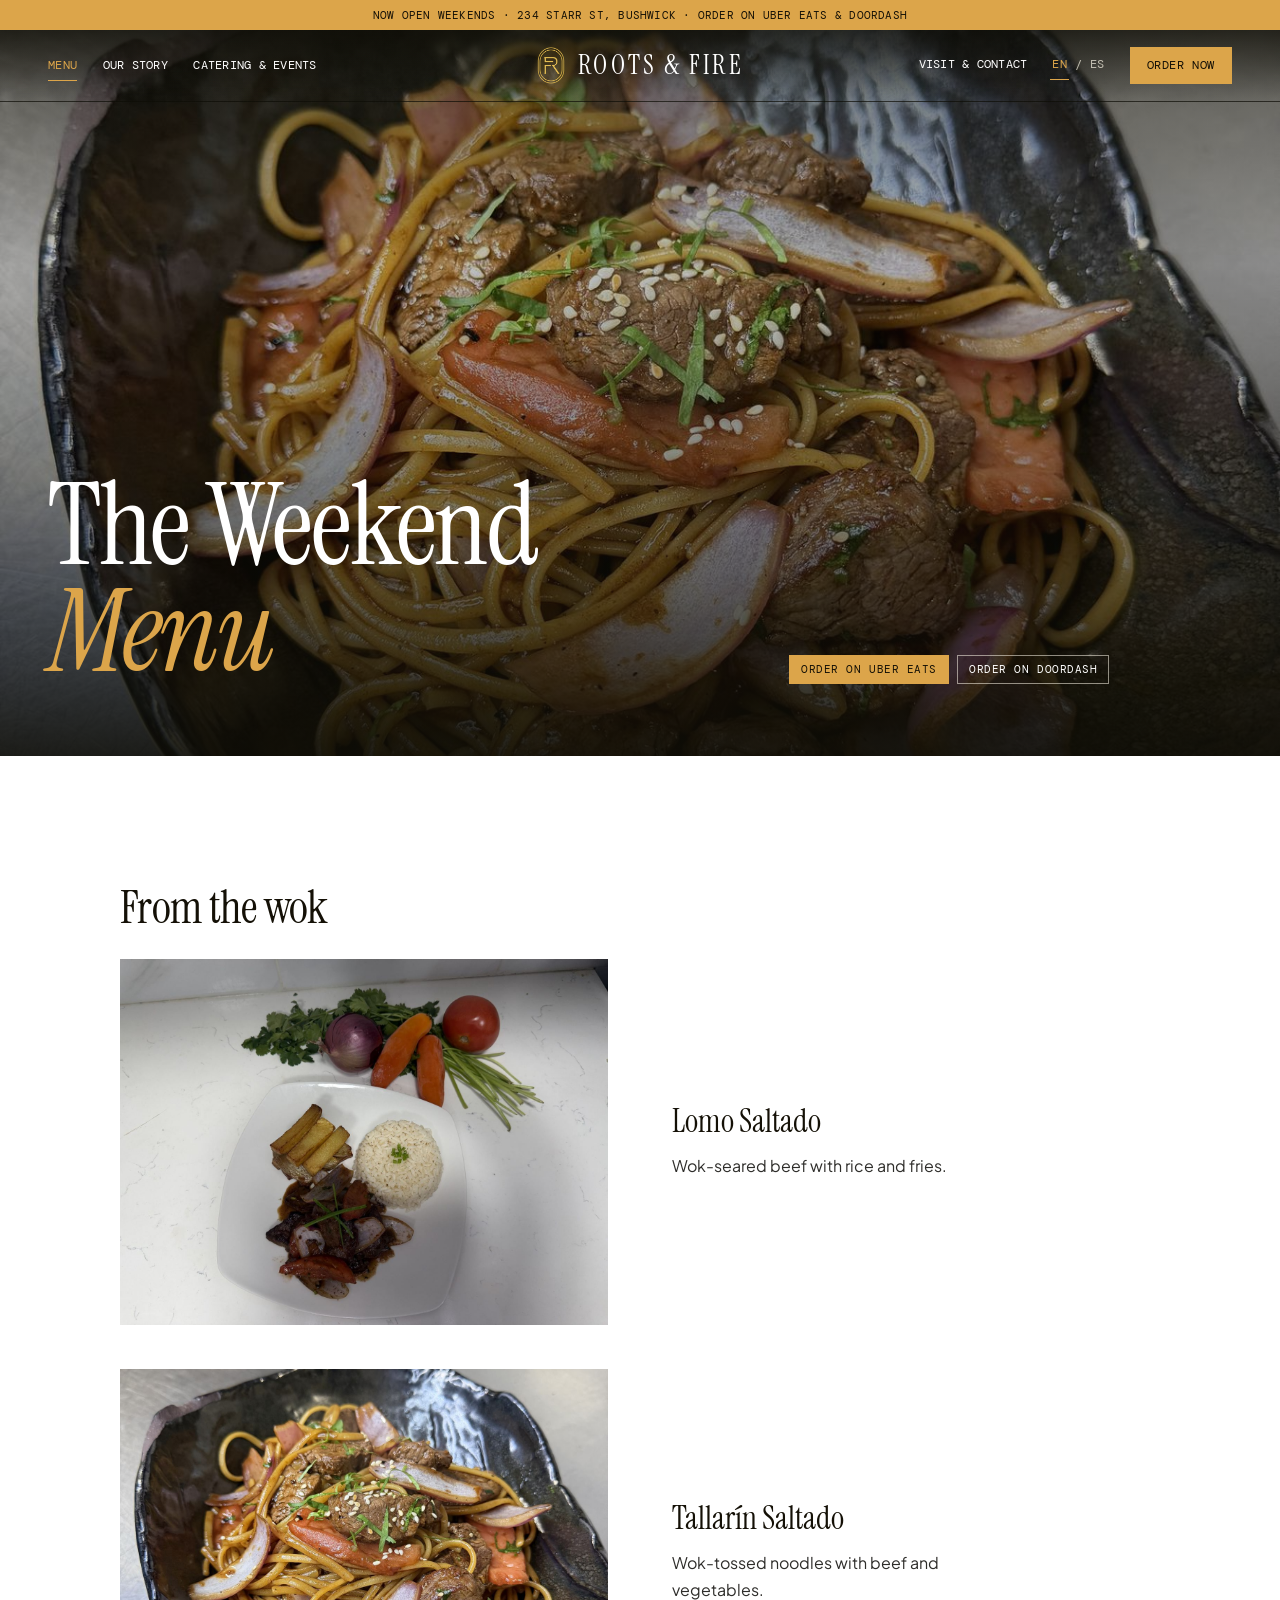
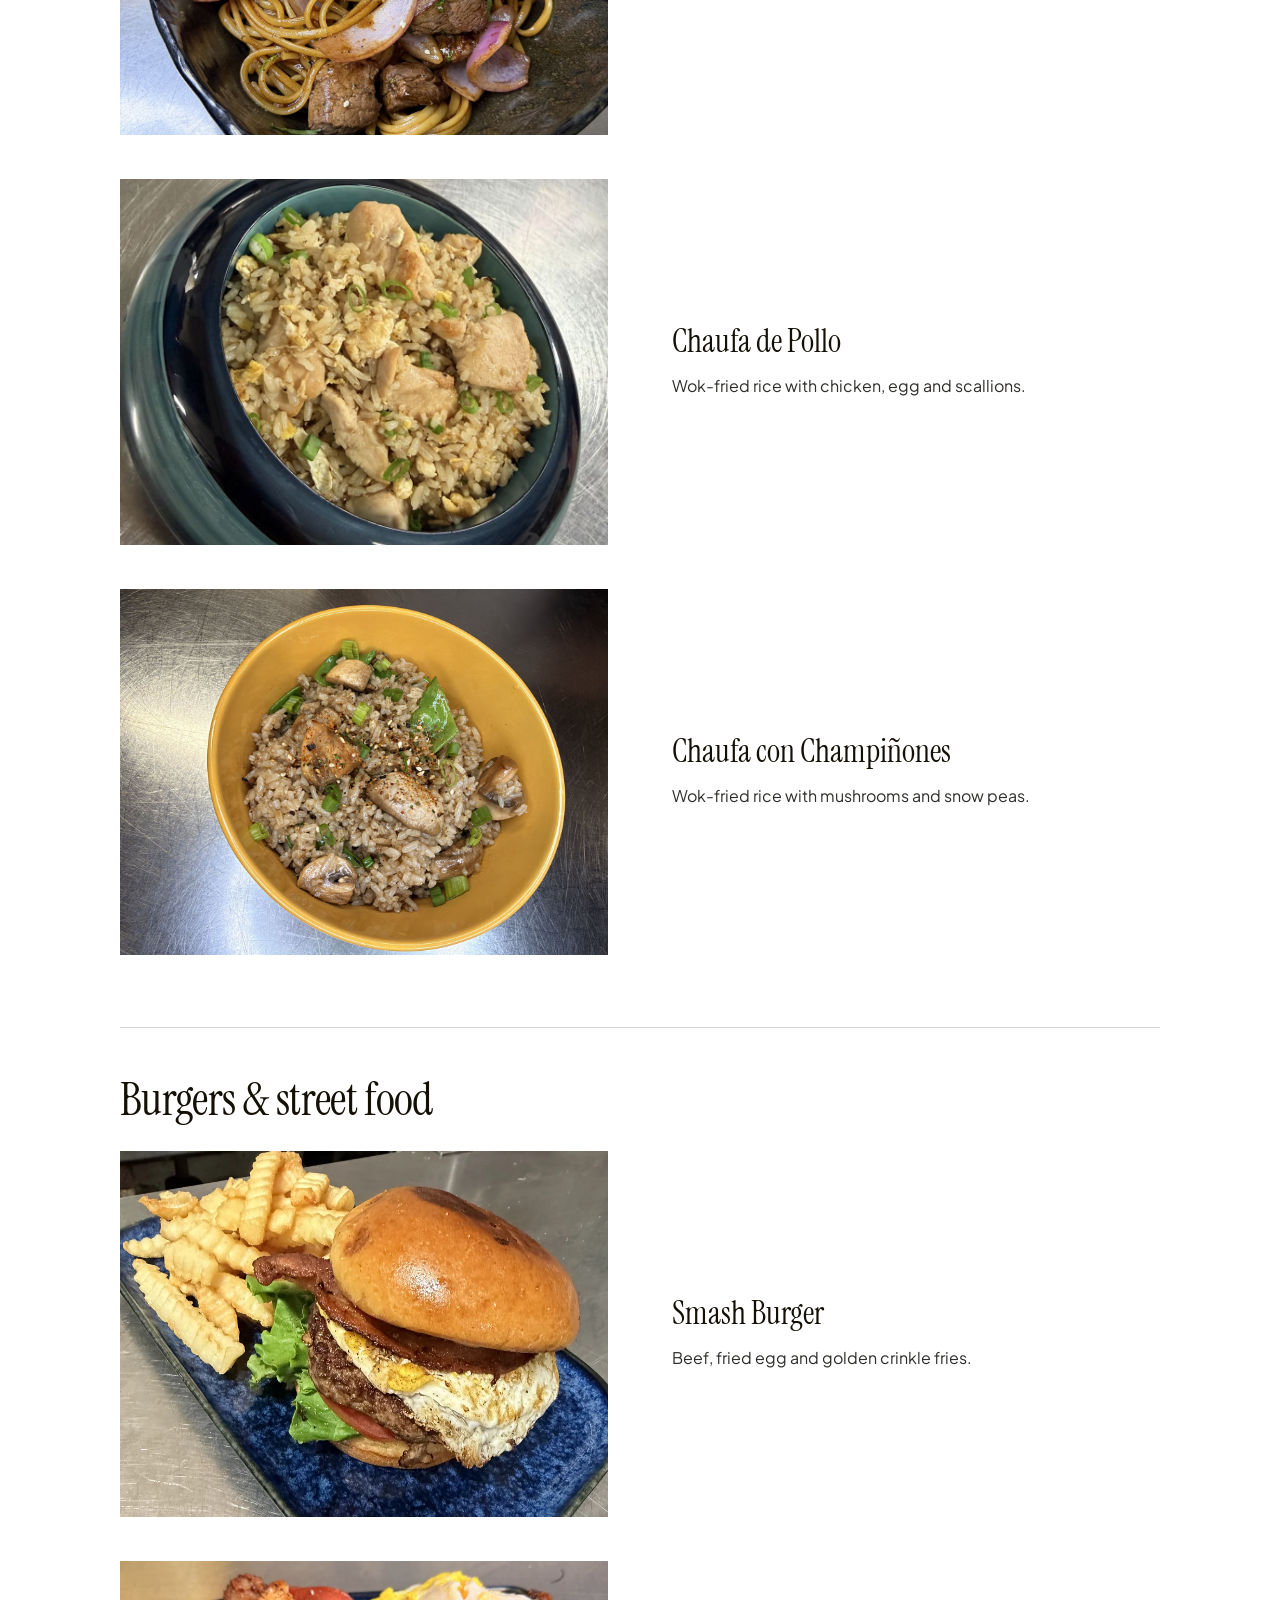
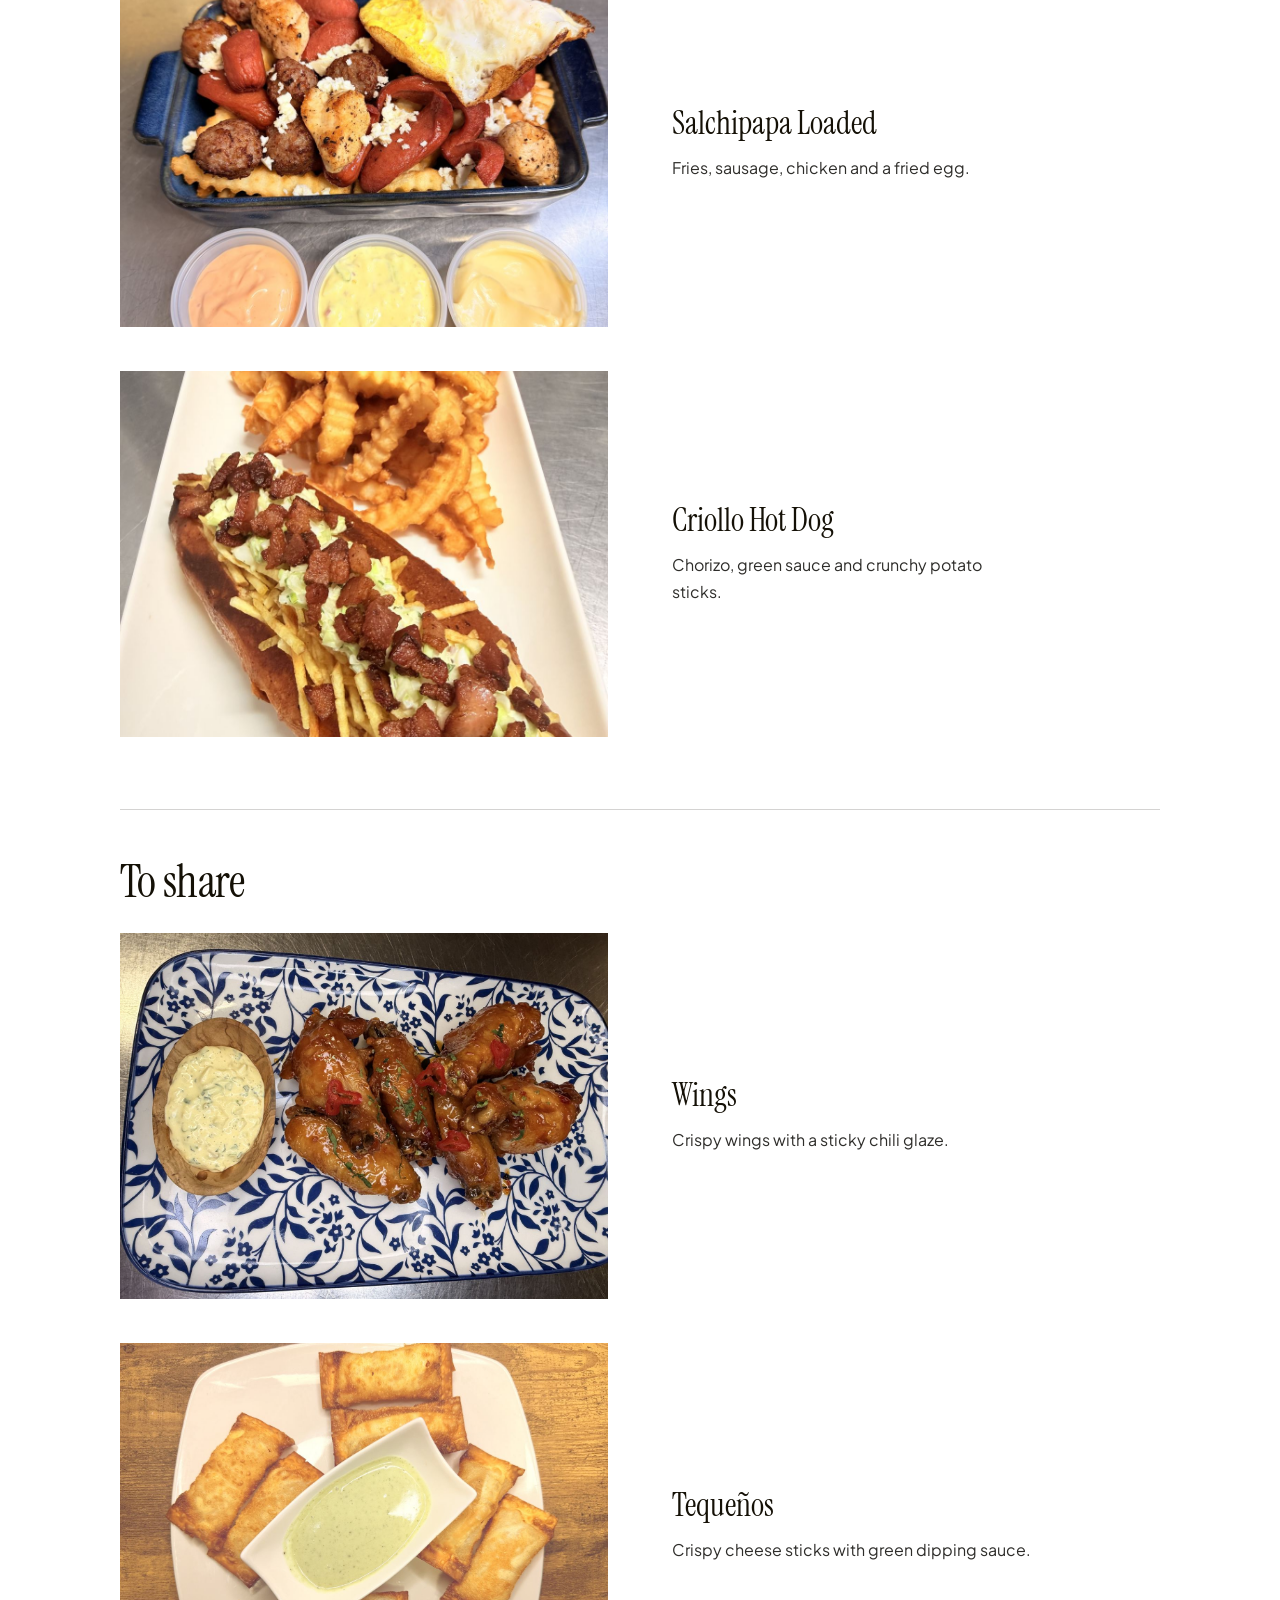
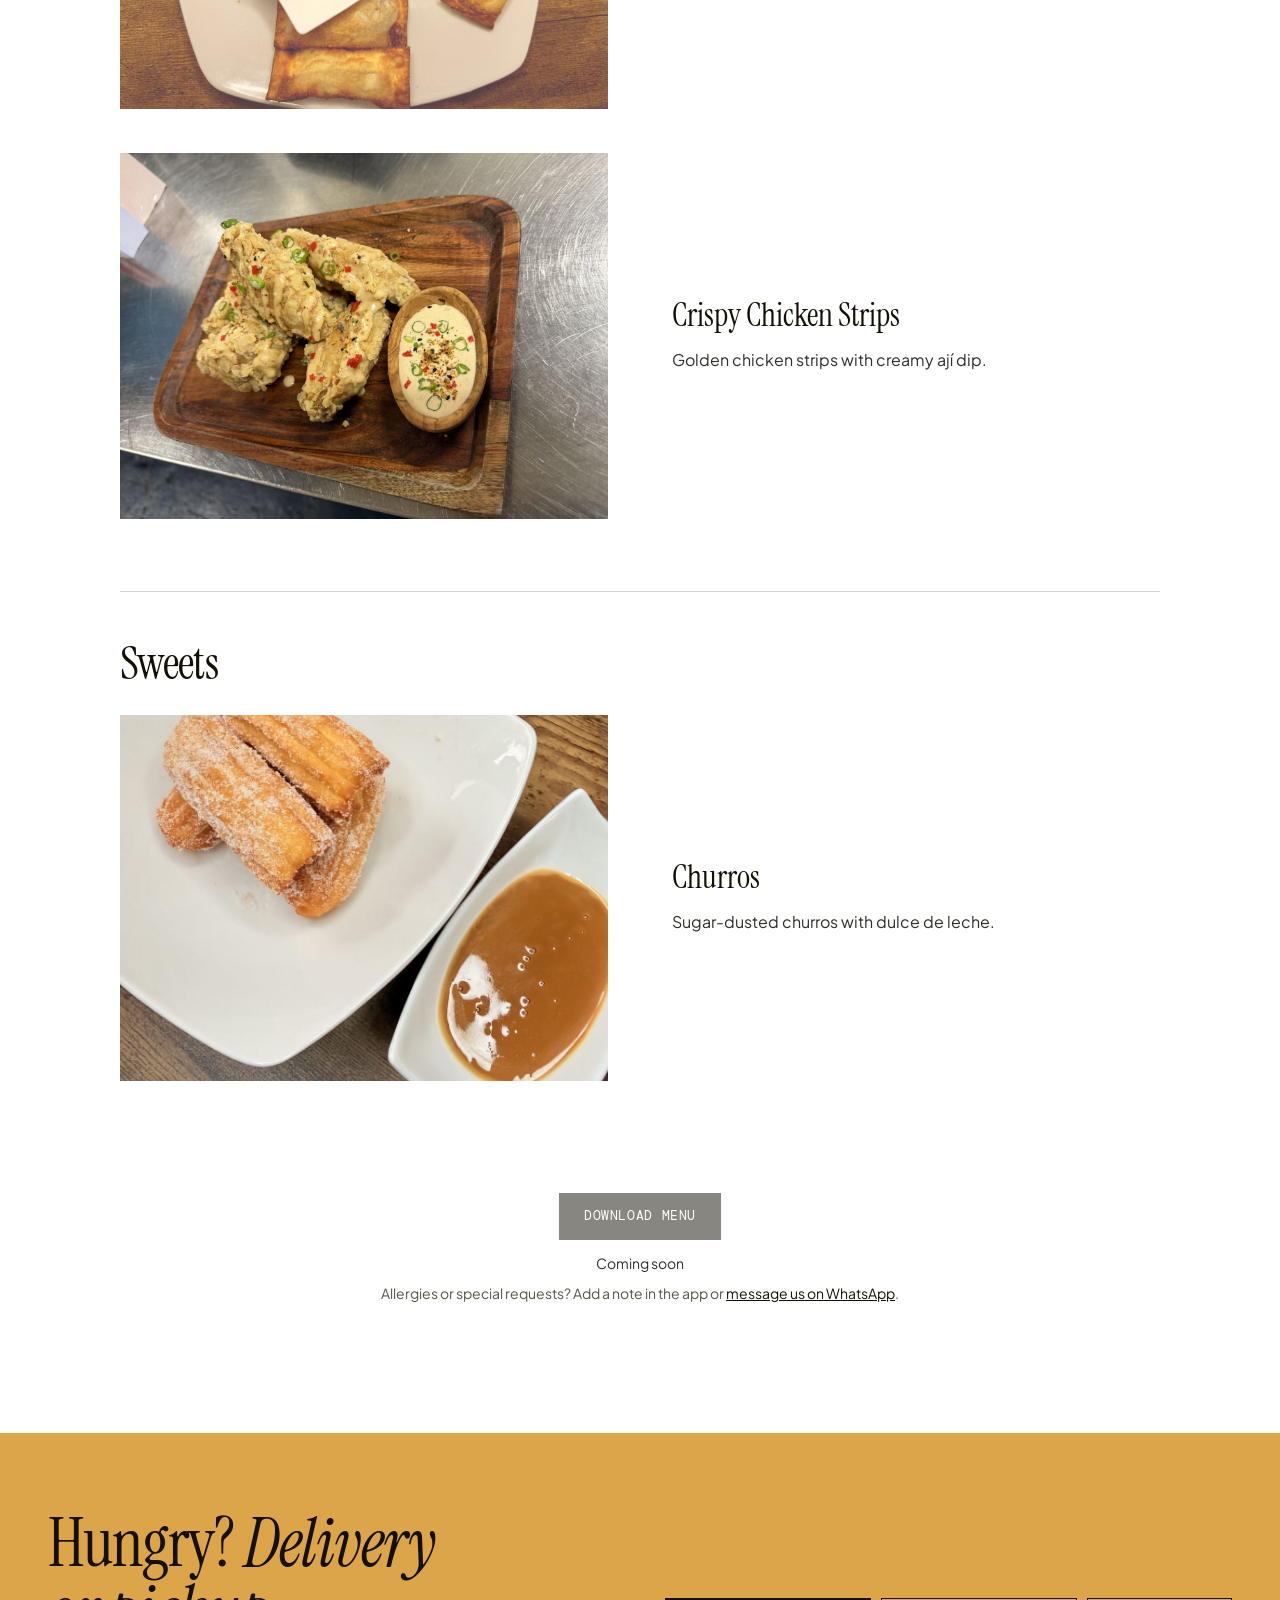
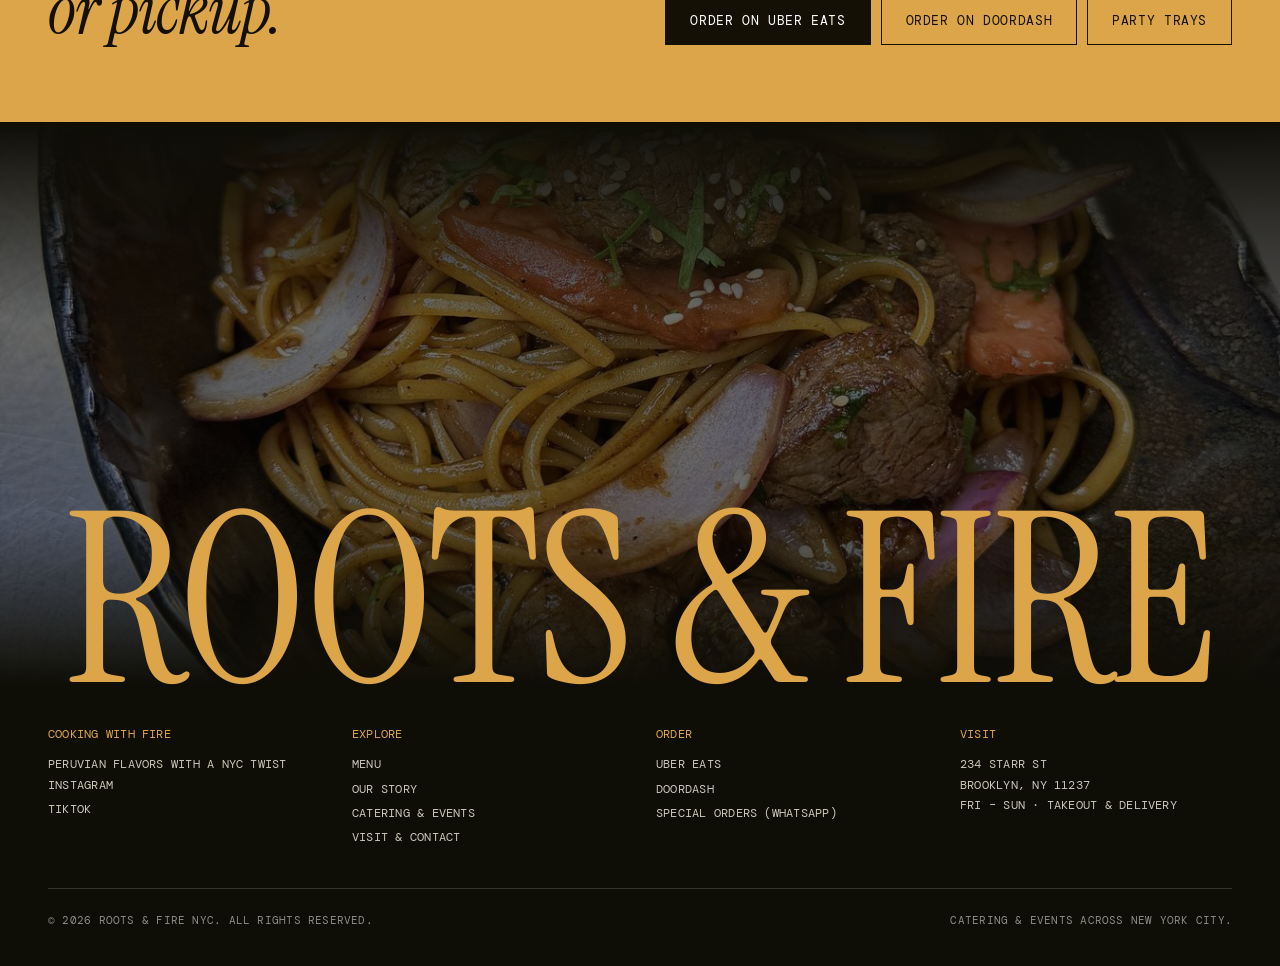
<file: menu.html>
<!doctype html>
<html lang="en">
<head>
  <meta charset="utf-8">
  <meta name="viewport" content="width=device-width, initial-scale=1">
  <title>Menu · Roots &amp; Fire, Peruvian Kitchen in Bushwick</title>
  <meta name="description" content="The Roots &amp; Fire weekend menu: lomo saltado, tallarín saltado, chaufa, smash burgers, wings, tequeños and churros. Order on Uber Eats or DoorDash.">
  <meta name="theme-color" content="#0E0D06">
  <!-- Demo copy on GitHub Pages: keep it out of Google so it doesn't compete with rootsandfirenyc.com. Remove on the real domain. -->
  <meta name="robots" content="noindex, nofollow">
  <link rel="icon" type="image/png" href="assets/img/logo-monogram.png">

  <meta property="og:type" content="website">
  <meta property="og:title" content="Menu · Roots &amp; Fire, Peruvian Kitchen in Bushwick">
  <meta property="og:description" content="The Roots &amp; Fire weekend menu: lomo saltado, tallarín saltado, chaufa, smash burgers, wings, tequeños and churros. Order on Uber Eats or DoorDash.">
  <meta property="og:image" content="assets/img/lomo-saltado.jpg">
  <meta property="og:url" content="https://rootsandfirenyc.com/menu.html">
  <link rel="alternate" hreflang="en" href="https://rootsandfirenyc.com/menu.html">
  <link rel="alternate" hreflang="es" href="https://rootsandfirenyc.com/menu.html?lang=es">

  <link rel="preconnect" href="https://fonts.googleapis.com">
  <link rel="preconnect" href="https://fonts.gstatic.com" crossorigin>
  <link href="https://fonts.googleapis.com/css2?family=DM+Mono:wght@400;500&family=Instrument+Serif:ital@0;1&family=Plus+Jakarta+Sans:wght@400;500;600&display=swap" rel="stylesheet">
  <link rel="stylesheet" href="assets/css/styles.css?v=20261123-rows">
  <script>document.documentElement.classList.add("js");</script>
</head>
<body data-page="menu">
  <a class="skip-link" href="#main" data-i18n="skip">Skip to content</a>

  <!-- ===== Header (same on every page) ===== -->
  <header class="site-header" data-header>
    <div class="announce">
      <p class="mono" data-i18n="announce">Now open weekends · 234 Starr St, Bushwick · Order on Uber Eats &amp; DoorDash</p>
    </div>
    <div class="header-bar">
      <button class="nav-toggle" type="button" aria-expanded="false" aria-controls="mobile-nav" data-nav-toggle>
        <span class="sr-only" data-i18n="navOpen">Open menu</span>
        <span class="nav-toggle__bar"></span><span class="nav-toggle__bar"></span>
      </button>
      <nav class="nav nav--left mono" aria-label="Main">
        <a href="menu.html" data-i18n="navMenu" aria-current="page">Menu</a>
        <a href="about.html" data-i18n="navStory">Our Story</a>
        <a href="catering.html" data-i18n="navCatering">Catering &amp; Events</a>
      </nav>
      <a href="index.html" class="brand" aria-label="Roots & Fire, home">
        <img src="assets/img/logo-monogram.png" alt="" width="30" height="38">
        <span class="brand__word">Roots &amp; Fire</span>
      </a>
      <div class="header-right">
        <nav class="nav nav--right mono" aria-label="Secondary">
          <a href="contact.html" data-i18n="navContact">Visit &amp; Contact</a>
        </nav>
        <div class="lang mono" role="group" aria-label="Language" data-i18n-attr="aria-label:langLabel">
          <button type="button" data-lang="en" aria-pressed="true">EN</button>
          <span aria-hidden="true">/</span>
          <button type="button" data-lang="es" aria-pressed="false">ES</button>
        </div>
        <div class="order-menu" data-order-menu>
          <button class="btn btn--gold" type="button" aria-expanded="false" aria-haspopup="true" data-order-toggle><span data-i18n="orderNow">Order now</span></button>
          <div class="order-menu__panel" hidden data-order-panel>
            <a class="mono" data-link="uberEats" href="#" target="_blank" rel="noopener">Uber Eats <span aria-hidden="true">↗</span></a>
            <a class="mono" data-link="doorDash" href="#" target="_blank" rel="noopener">DoorDash <span aria-hidden="true">↗</span></a>
            <a class="mono" href="catering.html#enquire" data-i18n="orderSpecial">Special orders &amp; events</a>
          </div>
        </div>
      </div>
    </div>
  </header>

  <div class="mobile-nav" id="mobile-nav" data-mobile-nav hidden>
    <nav aria-label="Mobile">
      <a href="index.html" data-i18n="navHome">Home</a>
      <a href="menu.html" data-i18n="navMenu" aria-current="page">Menu</a>
      <a href="about.html" data-i18n="navStory">Our Story</a>
      <a href="catering.html" data-i18n="navCatering">Catering &amp; Events</a>
      <a href="contact.html" data-i18n="navContact">Visit &amp; Contact</a>
    </nav>
    <div class="mobile-nav__foot">
      <div class="lang lang--lg mono" role="group" aria-label="Language" data-i18n-attr="aria-label:langLabel">
        <button type="button" data-lang="en" aria-pressed="true">English</button>
        <span aria-hidden="true">/</span>
        <button type="button" data-lang="es" aria-pressed="false">Español</button>
      </div>
      <div class="btn-row">
        <a class="btn btn--gold" data-link="uberEats" href="#" target="_blank" rel="noopener">Uber Eats</a>
        <a class="btn btn--line" data-link="doorDash" href="#" target="_blank" rel="noopener">DoorDash</a>
      </div>
    </div>
  </div>

  <main id="main">
    <!-- ===== Page hero ===== -->
    <section class="page-hero">
      <img class="pos-mid" src="assets/img/tallarin-saltado-dark.jpg" alt="" width="1350" height="1800" fetchpriority="high">
      <div class="container page-hero__inner">
        <h1 data-i18n="pmTitle">The Weekend <em>Menu</em></h1>
        <div class="page-hero__side">
          <div class="quick-links">
            <a class="btn btn--gold btn--sm" data-link="uberEats" href="#" target="_blank" rel="noopener" data-i18n="ctaUber">Order on Uber Eats</a>
            <a class="btn btn--line btn--sm" data-link="doorDash" href="#" target="_blank" rel="noopener" data-i18n="ctaDash">Order on DoorDash</a>
          </div>
        </div>
      </div>
    </section>

    <!-- ===== Dishes by category ===== -->
    <section class="panel panel--cream menu-page" aria-label="Dishes" data-i18n-attr="aria-label:dishesLabel">
      <div class="container">
        <div class="menu-cat" id="wok">
          <div class="menu-cat__head reveal">
            <h2 class="display display--md" data-i18n="catWok">From the wok</h2>
          </div>
          <div class="menu-cat__grid">
            <article class="dish-card reveal">
              <div class="dish-card__img"><img src="assets/img/lomo-saltado.jpg" alt="Lomo saltado with white rice and fries" data-i18n-attr="alt:altLomo" width="1400" height="1050" loading="lazy"></div>
              <div class="dish-card__copy"><h3>Lomo Saltado</h3>
              <p data-i18n="briefLomo">Wok-seared beef with rice and fries.</p>
            </div>
            </article>
            <article class="dish-card reveal">
              <div class="dish-card__img"><img src="assets/img/tallarin-saltado-dark.jpg" alt="Tallarín saltado in a black bowl" data-i18n-attr="alt:altTallarin" width="1050" height="1400" loading="lazy"></div>
              <div class="dish-card__copy"><h3>Tallarín Saltado</h3>
              <p data-i18n="briefTallarin">Wok-tossed noodles with beef and vegetables.</p>
            </div>
            </article>
            <article class="dish-card reveal">
              <div class="dish-card__img"><img src="assets/img/chaufa-pollo.jpg" alt="Chicken chaufa fried rice in a blue bowl" data-i18n-attr="alt:altChaufa" width="1050" height="1400" loading="lazy"></div>
              <div class="dish-card__copy"><h3>Chaufa de Pollo</h3>
              <p data-i18n="briefChaufa">Wok-fried rice with chicken, egg and scallions.</p>
            </div>
            </article>
            <article class="dish-card reveal">
              <div class="dish-card__img"><img src="assets/img/mushroom-chaufa.jpg" alt="Fried rice with mushrooms and snow peas in a yellow bowl" data-i18n-attr="alt:altMushroom" width="1400" height="1050" loading="lazy"></div>
              <div class="dish-card__copy"><h3>Chaufa con Champiñones</h3>
              <p data-i18n="briefMushroom">Wok-fried rice with mushrooms and snow peas.</p>
            </div>
            </article>
          </div>
        </div>

        <div class="menu-cat" id="street">
          <div class="menu-cat__head reveal">
            <h2 class="display display--md" data-i18n="catStreet">Burgers &amp; street food</h2>
          </div>
          <div class="menu-cat__grid">
            <article class="dish-card reveal">
              <div class="dish-card__img"><img src="assets/img/hero-burger-mobile.webp" alt="Smash burger with bacon, fried egg and crinkle fries" data-i18n-attr="alt:altBurger" width="1050" height="1400" loading="lazy"></div>
              <div class="dish-card__copy"><h3>Smash Burger</h3>
              <p data-i18n="briefBurger">Beef, fried egg and golden crinkle fries.</p>
            </div>
            </article>
            <article class="dish-card reveal">
              <div class="dish-card__img"><img src="assets/img/salchipapa.jpg" alt="Loaded salchipapa with sausage, chicken and fried egg" data-i18n-attr="alt:altSalchipapa" width="1050" height="1400" loading="lazy"></div>
              <div class="dish-card__copy"><h3>Salchipapa Loaded</h3>
              <p data-i18n="briefSalchipapa">Fries, sausage, chicken and a fried egg.</p>
            </div>
            </article>
            <article class="dish-card reveal">
              <div class="dish-card__img"><img src="assets/img/criollo-hot-dog.jpg" alt="Hot dog topped with chorizo bits, green sauce and potato sticks" data-i18n-attr="alt:altHotdog" width="1050" height="1400" loading="lazy"></div>
              <div class="dish-card__copy"><h3>Criollo Hot Dog</h3>
              <p data-i18n="briefHotdog">Chorizo, green sauce and crunchy potato sticks.</p>
            </div>
            </article>
          </div>
        </div>

        <div class="menu-cat" id="share">
          <div class="menu-cat__head reveal">
            <h2 class="display display--md" data-i18n="catShare">To share</h2>
          </div>
          <div class="menu-cat__grid">
            <article class="dish-card reveal">
              <div class="dish-card__img"><img src="assets/img/wings-huacatay.jpg" alt="Glazed wings with a green herb dip" data-i18n-attr="alt:altWings" width="1400" height="1050" loading="lazy"></div>
              <div class="dish-card__copy"><h3>Wings</h3>
              <p data-i18n="briefWings">Crispy wings with a sticky chili glaze.</p>
            </div>
            </article>
            <article class="dish-card reveal">
              <div class="dish-card__img"><img src="assets/img/tequenos.jpg" alt="Tequeños with guacamole sauce" data-i18n-attr="alt:altTequenos" width="1400" height="1050" loading="lazy"></div>
              <div class="dish-card__copy"><h3>Tequeños</h3>
              <p data-i18n="briefTequenos">Crispy cheese sticks with green dipping sauce.</p>
            </div>
            </article>
            <article class="dish-card reveal">
              <div class="dish-card__img"><img src="assets/img/chicken-strips.jpg" alt="Crispy chicken strips on a wooden board with dip" data-i18n-attr="alt:altStrips" width="1400" height="1050" loading="lazy"></div>
              <div class="dish-card__copy"><h3 data-i18n="nStrips">Crispy Chicken Strips</h3>
              <p data-i18n="briefStrips">Golden chicken strips with creamy ají dip.</p>
            </div>
            </article>
          </div>
        </div>

        <div class="menu-cat" id="sweets">
          <div class="menu-cat__head reveal">
            <h2 class="display display--md" data-i18n="catSweet">Sweets</h2>
          </div>
          <div class="menu-cat__grid">
            <article class="dish-card reveal">
              <div class="dish-card__img"><img src="assets/img/churros.jpg" alt="Sugar-dusted churros with dulce de leche" data-i18n-attr="alt:altChurros" width="1050" height="1400" loading="lazy"></div>
              <div class="dish-card__copy"><h3>Churros</h3>
              <p data-i18n="briefChurros">Sugar-dusted churros with dulce de leche.</p>
            </div>
            </article>
          </div>
        </div>


        <div class="menu-download" id="download-menu">
          <a class="btn btn--ink btn--lg" href="#" data-link="menuPdf" data-menu-download download aria-disabled="true" data-i18n="downloadMenu">Download menu</a>
          <p class="muted" data-menu-download-status data-i18n="menuComingSoon">Coming soon</p>
        </div>
        <p class="note" data-i18n="menuNote">Allergies or special requests? Add a note in the app or <a href="#" data-link="whatsapp" data-wa-key="waMenu">message us on WhatsApp</a>.</p>
      </div>
    </section>

    <!-- ===== Order band ===== -->
    <section class="cta-band" aria-labelledby="order-title">
      <div class="container cta-band__inner">
        <div>
          <h2 class="display" id="order-title" data-i18n="orderBandTitle">Hungry? <em>Delivery or pickup.</em></h2>
        </div>
        <div class="btn-row">
          <a class="btn btn--ink btn--lg" data-link="uberEats" href="#" target="_blank" rel="noopener" data-i18n="ctaUber">Order on Uber Eats</a>
          <a class="btn btn--line-ink btn--lg" data-link="doorDash" href="#" target="_blank" rel="noopener" data-i18n="ctaDash">Order on DoorDash</a>
          <a class="btn btn--line-ink btn--lg" href="catering.html#enquire" data-i18n="ctaTrays">Party trays</a>
        </div>
      </div>
    </section>
  </main>

  <!-- ===== Footer (same on every page) ===== -->
  <footer class="site-footer">
    <div class="footer__hero">
      <img src="assets/img/tallarin-saltado-dark.jpg" alt="" width="1350" height="1800" loading="lazy">
      <p class="footer__word" aria-hidden="true">Roots &amp; Fire</p>
    </div>
    <div class="container footer__cols mono">
      <div>
        <p class="footer__title" data-i18n="ftCooking">Cooking with fire</p>
        <p data-i18n="ftTagline">Peruvian flavors with a NYC twist</p>
        <ul>
          <li><a href="https://www.instagram.com/rootsandfire.official/" target="_blank" rel="noopener">Instagram</a></li>
          <li><a href="https://www.tiktok.com/@rootsandfire.official" target="_blank" rel="noopener">TikTok</a></li>
        </ul>
      </div>
      <div>
        <p class="footer__title" data-i18n="ftExplore">Explore</p>
        <ul>
          <li><a href="menu.html" data-i18n="navMenu">Menu</a></li>
          <li><a href="about.html" data-i18n="navStory">Our Story</a></li>
          <li><a href="catering.html" data-i18n="navCatering">Catering &amp; Events</a></li>
          <li><a href="contact.html" data-i18n="navContact">Visit &amp; Contact</a></li>
        </ul>
      </div>
      <div>
        <p class="footer__title" data-i18n="ftOrder">Order</p>
        <ul>
          <li><a href="#" data-link="uberEats" target="_blank" rel="noopener">Uber Eats</a></li>
          <li><a href="#" data-link="doorDash" target="_blank" rel="noopener">DoorDash</a></li>
          <li><a href="#" data-link="whatsapp" data-wa-key="waSpecial" data-i18n="ftSpecial">Special orders (WhatsApp)</a></li>
        </ul>
      </div>
      <div>
        <p class="footer__title" data-i18n="ftVisit">Visit</p>
        <p>234 Starr St<br>Brooklyn, NY 11237</p>
        <p data-i18n="ftHours">Fri – Sun · Takeout &amp; delivery</p>
      </div>
    </div>
    <div class="container footer__bottom mono">
      <p>© <span data-year>2026</span> Roots &amp; Fire NYC. <span data-i18n="ftRights">All rights reserved.</span></p>
      <p data-i18n="ftCatering">Catering &amp; events across New York City.</p>
    </div>
  </footer>

  <div class="order-bar" aria-label="Order now" data-i18n-attr="aria-label:orderNow">
    <a class="btn btn--gold" data-link="uberEats" href="#" target="_blank" rel="noopener">Uber Eats</a>
    <a class="btn btn--line" data-link="doorDash" href="#" target="_blank" rel="noopener">DoorDash</a>
    <a class="btn btn--line btn--icon" data-link="whatsapp" data-wa-key="waHello" href="#" aria-label="WhatsApp">
      <svg class="i" viewBox="0 0 24 24" aria-hidden="true"><path d="M4 20l1.3-4A8 8 0 1 1 8.4 19L4 20z"/><path d="M9 9.5c0 3 2.5 5.5 5.5 5.5l1-1.5-2-1-1 .8c-.9-.4-1.6-1.1-2-2l.8-1-1-2L9 9.5z" fill="currentColor" stroke="none"/></svg>
    </a>
  </div>

  <div class="toast mono" role="status" aria-live="polite" data-toast></div>

  <script src="assets/js/i18n.js?v=20261123-rows" defer></script>
  <script src="assets/js/main.js?v=20261123-rows" defer></script>
</body>
</html>
</file>
<file: assets/css/styles.css>
/* =========================================================
   Roots & Fire — restaurant + catering
   Full-bleed photo slideshow inspired by Five Acres. Sections inspired by
   Firedoor (serif display + uppercase mono copy, cream panels,
   alternating image/text, color-block enquiry form, giant
   wordmark footer). Colors: rootsandfirenyc.com palette.
   ========================================================= */

:root {
  /* rootsandfirenyc.com global colors */
  --gold: #DCA54A;
  --gold-deep: #D09A40;
  --white: #FFFFFF;
  --cream: #FFFFFF;
  --charcoal: #1B1B1B;
  --black: #0E0D06;
  --stone: #2E2D2A;
  --brown: #141006;
  --ink: #141006;

  --text: var(--cream);
  --text-muted: rgba(250, 245, 229, 0.7);
  --line: rgba(250, 245, 229, 0.16);
  --line-ink: rgba(20, 16, 6, 0.18);

  --serif: "Instrument Serif", "Times New Roman", Georgia, serif;
  --mono: "DM Mono", ui-monospace, "SFMono-Regular", Menlo, Consolas, monospace;
  --sans: "Plus Jakarta Sans", system-ui, -apple-system, "Segoe UI", sans-serif;

  --container: 1320px;
  --gutter: clamp(16px, 4vw, 48px);
  --announce-h: 30px;
  --bar-h: 72px;
  --section-y: clamp(80px, 10vw, 140px);
}

/* ---------- Base ---------- */
*, *::before, *::after { box-sizing: border-box; }
html { scroll-behavior: smooth; scroll-padding-top: calc(var(--bar-h) + 12px); }
body {
  margin: 0;
  background: var(--black);
  color: var(--text);
  font-family: var(--sans);
  font-size: 16px;
  line-height: 1.6;
  -webkit-font-smoothing: antialiased;
  text-rendering: optimizeLegibility;
}
body.no-scroll { overflow: hidden; }
[hidden] { display: none !important; }
img { display: block; max-width: 100%; height: auto; }
a { color: inherit; }
p, h1, h2, h3, figure, blockquote, dl, dd, ol, ul { margin: 0; }
ul, ol { padding: 0; list-style: none; }
button { font: inherit; color: inherit; }
address { font-style: normal; }
:focus-visible { outline: 2px solid var(--gold); outline-offset: 3px; }

.container { width: min(100% - 2 * var(--gutter), var(--container)); margin-inline: auto; }
.sr-only { position: absolute; width: 1px; height: 1px; overflow: hidden; clip: rect(0 0 0 0); white-space: nowrap; }
.center { text-align: center; }
.muted { color: var(--text-muted); }

.skip-link {
  position: absolute; left: 16px; top: -60px; z-index: 100;
  background: var(--gold); color: var(--ink); padding: 10px 14px;
  font-family: var(--mono); font-size: 12px; text-transform: uppercase; text-decoration: none;
}
.skip-link:focus { top: 12px; }

.i { width: 1em; height: 1em; fill: none; stroke: currentColor; stroke-width: 1.7; stroke-linecap: round; stroke-linejoin: round; }

/* ---------- Type ---------- */
.mono {
  font-family: var(--mono);
  font-size: 12.5px;
  line-height: 1.75;
  letter-spacing: 0.02em;
  text-transform: uppercase;
}
.display {
  font-family: var(--serif);
  font-weight: 400;
  font-size: clamp(42px, 5.2vw, 68px);
  line-height: 1.02;
  letter-spacing: -0.015em;
  text-wrap: balance;
}
.display em { font-style: italic; color: var(--gold); }
.display--xl { font-size: clamp(52px, 7.4vw, 104px); line-height: 0.96; }
.display--md { font-size: clamp(34px, 3.6vw, 50px); }
.eyebrow { color: var(--gold); margin-bottom: 18px; }

.text-link {
  display: inline-flex; gap: 6px; align-items: center;
  color: var(--cream); text-decoration: none;
  border-bottom: 1px solid currentColor; padding-bottom: 2px;
  transition: color .2s;
}
.text-link:hover { color: var(--gold); }

/* ---------- Buttons (Firedoor-style small boxes) ---------- */
.btn {
  display: inline-flex; align-items: center; justify-content: center; gap: 8px;
  font-family: var(--mono); font-size: 12px; letter-spacing: 0.05em; text-transform: uppercase;
  line-height: 1.2; text-decoration: none; white-space: nowrap;
  padding: 10px 16px; border: 1px solid transparent; border-radius: 0;
  cursor: pointer; background: none;
  transition: background-color .2s, color .2s, border-color .2s;
}
.btn--sm { padding: 7px 11px; font-size: 11px; }
.btn--lg { padding: 15px 24px; font-size: 12.5px; }
.btn--block { width: 100%; padding: 17px; font-size: 13px; }
.btn--gold { background: var(--gold); color: var(--ink); }
.btn--gold:hover { background: var(--gold-deep); }
.btn--line { border-color: rgba(250, 245, 229, 0.55); color: var(--cream); }
.btn--line:hover { background: var(--cream); color: var(--ink); border-color: var(--cream); }
.btn--ink { background: var(--ink); color: var(--cream); }
.btn--ink:hover { background: var(--stone); }
.btn--line-ink { border-color: var(--ink); color: var(--ink); }
.btn--line-ink:hover { background: var(--ink); color: var(--cream); }
.btn--icon { padding-inline: 14px; font-size: 18px; }
.btn-row { display: flex; flex-wrap: wrap; gap: 10px; }

/* ---------- Header ---------- */
.site-header { position: fixed; inset: 0 0 auto; z-index: 50; }
.announce {
  height: var(--announce-h); overflow: hidden;
  background: var(--gold); color: var(--ink);
  display: grid; place-items: center; padding-inline: 12px;
  transition: margin-top .35s ease;
}
.announce p { font-size: 11px; line-height: 1; white-space: nowrap; overflow: hidden; text-overflow: ellipsis; max-width: 100%; }
.header-bar {
  height: var(--bar-h);
  display: grid; grid-template-columns: 1fr auto 1fr; align-items: center; gap: 24px;
  padding-inline: var(--gutter);
  background: linear-gradient(180deg, rgba(14, 13, 6, 0.7), rgba(14, 13, 6, 0));
  border-bottom: 1px solid transparent;
  transition: background-color .35s, border-color .35s;
}
.site-header.is-scrolled .announce { margin-top: calc(-1 * var(--announce-h)); }
.site-header.is-scrolled .header-bar { background: var(--black); border-bottom-color: var(--line); }

.nav { display: flex; gap: clamp(16px, 2vw, 30px); }
.nav a { text-decoration: none; color: var(--cream); font-size: 12px; padding-block: 4px; border-bottom: 1px solid transparent; transition: color .2s, border-color .2s; }
.nav a:hover { color: var(--gold); border-bottom-color: currentColor; }
.nav--left { justify-self: start; }

.brand { justify-self: center; display: inline-flex; align-items: center; gap: 12px; text-decoration: none; color: var(--white); }
.brand img { width: 30px; height: auto; }
.brand__word { font-family: var(--serif); font-size: 26px; letter-spacing: 0.12em; text-transform: uppercase; line-height: 1; white-space: nowrap; }

.header-right { justify-self: end; display: flex; align-items: center; gap: clamp(14px, 1.8vw, 26px); }
.lang { display: inline-flex; align-items: center; gap: 6px; font-size: 12px; color: var(--text-muted); }
.lang button { background: none; border: 0; padding: 4px 2px; cursor: pointer; color: var(--text-muted); letter-spacing: inherit; text-transform: inherit; border-bottom: 1px solid transparent; }
.lang button[aria-pressed="true"] { color: var(--gold); border-bottom-color: var(--gold); }
.lang button:hover { color: var(--cream); }

.order-menu { position: relative; }
.order-menu__panel {
  position: absolute; right: 0; top: calc(100% + 10px); min-width: 230px;
  background: var(--charcoal); border: 1px solid var(--line);
  display: grid; padding: 6px;
  box-shadow: 0 18px 40px -16px rgba(0, 0, 0, 0.6);
}
.order-menu__panel a { text-decoration: none; padding: 12px 12px; display: flex; justify-content: space-between; color: var(--cream); font-size: 12px; }
.order-menu__panel a + a { border-top: 1px solid var(--line); }
.order-menu__panel a:hover { background: var(--stone); color: var(--gold); }

.nav-toggle { display: none; background: none; border: 0; padding: 10px 6px; cursor: pointer; justify-self: start; }
.nav-toggle__bar { display: block; width: 24px; height: 1.5px; background: var(--cream); transition: transform .3s; }
.nav-toggle__bar + .nav-toggle__bar { margin-top: 7px; }
.nav-toggle[aria-expanded="true"] .nav-toggle__bar:first-of-type { transform: translateY(4.25px) rotate(45deg); }
.nav-toggle[aria-expanded="true"] .nav-toggle__bar:last-of-type { transform: translateY(-4.25px) rotate(-45deg); }

.mobile-nav {
  position: fixed; inset: 0; z-index: 45;
  background: var(--brown);
  padding: calc(var(--announce-h) + var(--bar-h) + 32px) var(--gutter) 32px;
  display: flex; flex-direction: column; justify-content: space-between; gap: 32px;
  overflow-y: auto;
}
.mobile-nav[hidden] { display: none; }
.mobile-nav nav { display: grid; }
.mobile-nav nav a {
  font-family: var(--serif); font-size: clamp(38px, 10vw, 56px); line-height: 1.15;
  text-decoration: none; color: var(--cream); border-bottom: 1px solid var(--line); padding: 8px 0;
}
.mobile-nav nav a:hover { color: var(--gold); }
.mobile-nav__foot { display: grid; gap: 22px; }
.lang--lg { font-size: 13px; }

/* ---------- Full-bleed photo carousel ---------- */
body[data-page="home"] .header-bar { background: var(--black); }
.hero {
  position: relative; height: max(100svh, 480px); overflow: hidden;
  background: var(--black); color: var(--white);
  padding-top: calc(var(--announce-h) + var(--bar-h));
}
.hero__slides { position: absolute; inset: calc(var(--announce-h) + var(--bar-h)) 0 0; }
.hero__slide { position: absolute; inset: 0; opacity: 0; transition: opacity 1.2s ease; }
.hero__slide.is-active { opacity: 1; }
.hero__slide picture { display: block; width: 100%; height: 100%; }
.hero__slide img { width: 100%; height: 100%; object-fit: cover; }
.hero__controls {
  position: absolute; z-index: 2; inset: auto 0 18px;
  display: flex; align-items: center; justify-content: center; gap: 12px;
}
.hero__dots { display: flex; gap: 4px; }
.hero__dots button {
  position: relative; width: 38px; height: 44px; padding: 0;
  border: 0; background: transparent; cursor: pointer;
}
.hero__dots button::after {
  content: ""; position: absolute; inset: 20px 4px;
  background: rgba(255, 255, 255, .5); box-shadow: 0 1px 4px #0008;
  transition: background .3s;
}
.hero__dots button.is-active::after, .hero__dots button:hover::after { background: var(--white); }
.hero__pause {
  width: 44px; height: 44px; display: grid; place-items: center;
  color: white; background: #0005; border: 1px solid #ffffff70; border-radius: 50%; cursor: pointer;
}
.hero__pause .play-icon, .hero__pause[aria-pressed="true"] .pause-icon { display: none; }
.hero__pause[aria-pressed="true"] .play-icon { display: block; }

/* ---------- Shared bits ---------- */
.frame { position: relative; padding: 12px; border: 1px solid rgba(220, 165, 74, 0.4); }
.frame img { width: 100%; height: 100%; object-fit: cover; }
.panel--cream { background: var(--cream); color: var(--ink); }
.panel--cream .eyebrow { color: rgba(20, 16, 6, 0.62); }
.panel--cream .display em { color: var(--ink); }
.tone img, .feature__media img, .story__media img, .enquire__media img, .follow__grid img { filter: saturate(1.04) contrast(1.05) brightness(0.94); }

/* ---------- Intro statement ---------- */
.intro { background: var(--brown); padding: var(--section-y) 0; }
.intro__grid { display: grid; grid-template-columns: 1fr minmax(260px, 360px); gap: 56px clamp(32px, 6vw, 96px); align-items: end; }
.intro__statement {
  grid-column: 1 / -1;
  font-family: var(--serif); color: var(--gold);
  font-size: clamp(30px, 3.7vw, 54px); line-height: 1.12; letter-spacing: -0.01em;
  max-width: 1180px; text-wrap: pretty;
}
.intro__side { display: grid; gap: 14px; align-self: start; max-width: 420px; }
.intro__side strong { color: var(--gold); font-weight: 500; }
.intro__frame { aspect-ratio: 4 / 3; }

/* ---------- Menu: large photos stacked vertically ---------- */
.menu { padding: var(--section-y) 0; }
.menu__grid { display: grid; grid-template-columns: minmax(0, 1fr); gap: 32px; max-width: 1040px; }
.menu__intro { display: flex; align-items: center; justify-content: space-between; flex-wrap: wrap; gap: 24px; }
.dish-list { display: grid; grid-template-columns: minmax(0, 1fr); gap: clamp(28px, 4vw, 44px); }
.dish-card { min-width: 0; width: 100%; display: grid; grid-template-columns: minmax(0, 1fr) minmax(0, 1fr); align-items: center; gap: clamp(24px, 5vw, 64px); }
.dish-card__img { position: relative; aspect-ratio: 4 / 3; overflow: hidden; background: var(--brown); }
.dish-card__img img { width: 100%; height: 100%; object-fit: cover; }
.dish-card__img img[src*="burger"] { object-position: center 35%; }
.dish-card h3 { font-family: var(--serif); font-weight: 400; font-size: clamp(25px, 2.5vw, 32px); line-height: 1.1; margin-top: 0; }
 .dish-card__copy { display: grid; gap: 14px; }
.dish-card__copy p { font-size: 16px; line-height: 1.65; max-width: 30ch; color: var(--stone); }
.menu-download { display: grid; justify-items: center; gap: 12px; margin-top: 40px; text-align: center; }
.menu-download p { font-size: 14px; color: var(--stone); }
.menu-download [aria-disabled="true"] { opacity: .5; cursor: default; }
.note { font-size: 14px; color: rgba(20, 16, 6, 0.72); }
.note a { color: var(--ink); }

/* ---------- Story ---------- */
.story { background: var(--black); padding: var(--section-y) 0; }
.story__grid { display: grid; grid-template-columns: minmax(0, 1fr) minmax(0, 0.9fr); gap: clamp(40px, 7vw, 110px); align-items: center; }
.story__copy .display { margin-bottom: 30px; }
.prose { display: grid; gap: 18px; color: rgba(250, 245, 229, 0.82); max-width: 56ch; margin-bottom: 34px; }
.story__media { aspect-ratio: 4 / 5; max-width: 520px; justify-self: end; width: 100%; }
.story__media figcaption { position: absolute; left: 12px; bottom: -30px; font-size: 11px; color: var(--text-muted); }

/* ---------- Chefs ---------- */
.chefs { padding: var(--section-y) 0; }
.team { display: grid; grid-template-columns: repeat(2, minmax(0, 400px)); justify-content: center; gap: 24px; margin-top: 52px; }
.member { position: relative; aspect-ratio: 3 / 4; overflow: hidden; background: var(--brown); }
.member img { width: 100%; height: 100%; object-fit: cover; object-position: center 20%; transition: transform .8s ease; }
.member:hover img { transform: scale(1.03); }
.member::after { content: ""; position: absolute; inset: 0; background: linear-gradient(180deg, rgba(14, 13, 6, 0) 45%, rgba(14, 13, 6, 0.88) 100%); }
.member__cap { position: absolute; z-index: 1; left: 0; right: 0; bottom: 0; padding: 26px 20px; text-align: center; color: var(--white); }
.member__cap .mono { font-size: 10.5px; color: rgba(250, 245, 229, 0.85); }
.member__cap h3 { font-family: var(--serif); font-weight: 400; font-size: 32px; line-height: 1.1; margin: 4px 0 6px; }
.member__from { color: var(--gold) !important; }

.highlights { margin-top: clamp(64px, 8vw, 110px); display: grid; grid-template-columns: minmax(0, 1fr) minmax(0, 2fr); gap: 40px; }
.hl-table { font-size: 12px; }
.hl-row { display: grid; grid-template-columns: 1.2fr 1fr; gap: 24px; padding: 14px 0; border-bottom: 1px solid var(--line-ink); }
.hl-row--head { color: rgba(20, 16, 6, 0.55); font-size: 11px; padding-top: 0; }

/* ---------- Quotes ---------- */
.quotes { background: var(--brown); padding: var(--section-y) 0; }
.quotes__grid { display: grid; grid-template-columns: minmax(0, 0.9fr) repeat(2, minmax(0, 1fr)); gap: 20px; align-items: stretch; }
.quotes__grid .display { align-self: start; }
.quote-box { background: var(--cream); color: var(--ink); padding: clamp(28px, 3vw, 44px); display: flex; flex-direction: column; justify-content: space-between; gap: 40px; min-height: 280px; }
.quote-box p { font-family: var(--serif); font-size: clamp(26px, 2.4vw, 36px); line-height: 1.12; }
.quote-box cite { font-style: normal; font-size: 11px; color: rgba(20, 16, 6, 0.62); }

/* ---------- Catering ---------- */
.catering { background: var(--black); padding: var(--section-y) 0; }
.catering__head { display: grid; grid-template-columns: minmax(0, 1.25fr) minmax(0, 1fr); gap: 40px clamp(40px, 6vw, 100px); align-items: end; margin-bottom: clamp(64px, 8vw, 120px); }
.catering__lead { display: grid; gap: 14px; color: rgba(250, 245, 229, 0.82); }
.quick-label { margin-top: 10px; font-size: 11px; color: var(--text-muted); }
.quick-links { display: flex; flex-wrap: wrap; gap: 8px; }

.feature { display: grid; grid-template-columns: minmax(0, 1.4fr) minmax(0, 1fr); gap: clamp(28px, 5vw, 80px); align-items: start; margin-bottom: clamp(64px, 9vw, 130px); }
.feature--rev { grid-template-columns: minmax(0, 1fr) minmax(0, 1.4fr); }
.feature--rev .feature__media { order: 2; }
.feature--rev .feature__body { padding-top: clamp(0px, 8vw, 120px); }
.feature__media { aspect-ratio: 16 / 11; overflow: hidden; background: var(--brown); }
.feature__media img { width: 100%; height: 100%; object-fit: cover; transition: transform 1s ease; }
.feature:hover .feature__media img { transform: scale(1.03); }
.feature__body { display: grid; gap: 18px; align-content: start; max-width: 460px; }
.feature__body p.mono { color: rgba(250, 245, 229, 0.82); }
.feature__body .btn { justify-self: start; }
.feature__num { font-size: 11px; color: var(--text-muted) !important; }
.feature__meta { font-size: 11px; color: var(--gold) !important; border-top: 1px solid var(--line); padding-top: 12px; }

.how { display: grid; grid-template-columns: minmax(0, 1fr) minmax(0, 2fr); gap: 40px; border-top: 1px solid var(--line); padding-top: 48px; }
.how__list li { display: grid; grid-template-columns: 64px minmax(0, 1fr) minmax(0, 1.3fr); gap: 24px; align-items: baseline; padding: 22px 0; border-bottom: 1px solid var(--line); }
.how__num { font-family: var(--serif); font-size: 40px; line-height: 1; color: var(--gold); }
.how__list strong { font-family: var(--serif); font-weight: 400; font-size: 28px; line-height: 1.1; }
.how__list p { color: rgba(250, 245, 229, 0.78); }

/* ---------- Enquiry (gold block) ---------- */
.enquire { background: var(--black); padding: 0 0 var(--section-y); }
.enquire__box { display: grid; grid-template-columns: minmax(0, 1fr) minmax(0, 1.15fr); background: var(--gold); color: var(--ink); }
.enquire__media { position: relative; min-height: 560px; overflow: hidden; margin: clamp(10px, 1.4vw, 18px); margin-right: 0; }
.enquire__media img { position: absolute; inset: 0; width: 100%; height: 100%; object-fit: cover; }
.enquire__vertical {
  position: absolute; right: 12px; top: 0; bottom: 0;
  writing-mode: vertical-rl; transform: rotate(180deg);
  display: flex; align-items: center; justify-content: center;
  font-size: 11px; color: var(--cream); text-shadow: 0 1px 8px rgba(0, 0, 0, 0.6);
}
.enquire__form { padding: clamp(28px, 4vw, 60px); display: grid; gap: 18px; align-content: start; }
.enquire__form > .mono { color: rgba(20, 16, 6, 0.8); max-width: 52ch; }
.fields { display: grid; grid-template-columns: 1fr 1fr; gap: 10px; margin-top: 8px; }
.field { display: grid; gap: 2px; border: 1px solid rgba(20, 16, 6, 0.5); padding: 8px 12px 6px; transition: background .2s, border-color .2s; }
.field--full { grid-column: 1 / -1; }
.field:focus-within { border-color: var(--ink); background: rgba(250, 245, 229, 0.22); }
.field > span { font-size: 10.5px; line-height: 1.4; color: rgba(20, 16, 6, 0.72); }
.field input, .field select, .field textarea {
  width: 100%; border: 0; background: transparent; color: var(--ink);
  font-family: var(--sans); font-size: 16px; padding: 4px 0 6px; outline: none; min-height: 30px;
}
.field textarea { resize: vertical; min-height: 90px; }
.field select {
  appearance: none; -webkit-appearance: none; cursor: pointer;
  background-image: url("data:image/svg+xml,%3Csvg xmlns='http://www.w3.org/2000/svg' viewBox='0 0 24 24' fill='none' stroke='%23141006' stroke-width='1.8'%3E%3Cpath d='M6 9l6 6 6-6'/%3E%3C/svg%3E");
  background-repeat: no-repeat; background-position: right center; background-size: 16px; padding-right: 22px;
}
.form-error { color: var(--ink); background: rgba(250, 245, 229, 0.45); padding: 10px 12px; font-size: 11.5px; }
.form-error[hidden] { display: none; }
.field.is-invalid { border-color: var(--ink); border-width: 2px; padding: 7px 11px 5px; }

/* ---------- Follow ---------- */
.follow { background: var(--brown); padding: var(--section-y) 0; }
.follow .display em { display: inline-block; }
.follow > .container > .mono { margin-top: 18px; }
.follow__grid { display: grid; grid-template-columns: repeat(4, 1fr); gap: 14px; margin-top: 48px; }
.follow__grid a { display: block; aspect-ratio: 1; overflow: hidden; background: var(--black); }
.follow__grid img { width: 100%; height: 100%; object-fit: cover; transition: transform .8s ease, filter .4s ease; }
.follow__grid a:hover img { transform: scale(1.05); filter: brightness(1.05); }

/* ---------- Visit ---------- */
.visit { background: var(--black); padding: var(--section-y) 0; }
.visit__grid { display: grid; grid-template-columns: minmax(0, 1.2fr) minmax(0, 1fr); gap: clamp(36px, 5vw, 80px); align-items: stretch; }
.visit__map { position: relative; min-height: 560px; border: 1px solid var(--line); background: var(--brown); overflow: hidden; }
.visit__map iframe {
  position: absolute; inset: 0; width: 100%; height: 100%; border: 0;
  filter: grayscale(1) invert(0.92) sepia(0.5) saturate(1.4) hue-rotate(-8deg) brightness(0.85) contrast(0.95);
}
.visit__pin {
  position: absolute; left: 16px; bottom: 16px; z-index: 1;
  display: inline-flex; align-items: center; gap: 10px;
  background: var(--black); border: 1px solid var(--line); padding: 8px 12px; font-size: 11px;
}
.dot { width: 8px; height: 8px; border-radius: 50%; background: var(--gold); box-shadow: 0 0 0 4px rgba(220, 165, 74, 0.25); }
.visit__info .display { margin-bottom: 24px; }
.info-block { border-top: 1px solid var(--line); padding: 22px 0; display: grid; gap: 10px; }
.info-block h3 { color: var(--gold); font-size: 11.5px; font-weight: 400; }
.info-block address { font-family: var(--serif); font-size: 30px; line-height: 1.12; }
.hours { border-collapse: collapse; width: 100%; font-size: 12px; }
.hours th, .hours td { text-align: left; padding: 9px 0; border-bottom: 1px solid var(--line); font-weight: 400; }
.hours td { text-align: right; }
.hours .is-closed { color: var(--text-muted); }
.contact-list { display: flex; flex-wrap: wrap; gap: 10px 22px; font-size: 12px; }
.contact-list a { text-decoration: none; border-bottom: 1px solid var(--line); padding-bottom: 2px; }
.contact-list a:hover { color: var(--gold); border-color: var(--gold); }

/* ---------- Footer (giant wordmark) ---------- */
.site-footer { background: var(--black); }
.footer__hero { position: relative; height: clamp(300px, 44vw, 640px); overflow: hidden; display: flex; align-items: flex-end; justify-content: center; }
.footer__hero img { position: absolute; inset: 0; width: 100%; height: 100%; object-fit: cover; object-position: center 60%; filter: brightness(0.55) saturate(1.05); }
.footer__hero::after { content: ""; position: absolute; inset: 0; background: linear-gradient(180deg, var(--black) 0%, rgba(14, 13, 6, 0.2) 35%, rgba(14, 13, 6, 0.25) 70%, var(--black) 100%); }
.footer__word {
  position: relative; z-index: 1;
  font-family: var(--serif); text-transform: uppercase; white-space: nowrap;
  font-size: clamp(56px, 18.6vw, 360px); line-height: 0.78; letter-spacing: -0.01em;
  color: var(--gold); margin-bottom: -0.04em;
}
.footer__cols { display: grid; grid-template-columns: repeat(4, minmax(0, 1fr)); gap: 32px; padding: 40px 0; border-bottom: 1px solid var(--line); font-size: 11.5px; color: rgba(250, 245, 229, 0.8); }
.footer__title { color: var(--gold); margin-bottom: 10px; }
.footer__cols ul { display: grid; gap: 4px; }
.footer__cols a { text-decoration: none; }
.footer__cols a:hover { color: var(--gold); }
.footer__bottom { display: flex; flex-wrap: wrap; justify-content: space-between; gap: 8px 24px; padding: 22px 0 36px; font-size: 11px; color: rgba(250, 245, 229, 0.55); }

/* =========================================================
   Multi-page pieces
   ========================================================= */
.nav a[aria-current="page"] { color: var(--gold); border-bottom-color: var(--gold); }
.mobile-nav nav a[aria-current="page"] { color: var(--gold); }

/* Interior page hero (Firedoor "Events" / "About" style) */
.page-hero {
  position: relative; min-height: clamp(560px, 84vh, 880px);
  display: flex; align-items: flex-end; overflow: hidden;
  background: var(--brown); color: var(--white);
}
.page-hero > img { position: absolute; inset: 0; width: 100%; height: 100%; object-fit: cover; }
.page-hero::after {
  content: ""; position: absolute; inset: 0;
  background: linear-gradient(180deg, rgba(14, 13, 6, 0.65) 0%, rgba(14, 13, 6, 0.25) 35%, rgba(14, 13, 6, 0.55) 70%, rgba(14, 13, 6, 0.92) 100%);
}
.page-hero__inner {
  position: relative; z-index: 1;
  display: grid; grid-template-columns: minmax(0, 1.5fr) minmax(260px, 1fr); gap: 32px clamp(32px, 6vw, 96px); align-items: end;
  padding-top: calc(var(--announce-h) + var(--bar-h) + 60px); padding-bottom: clamp(40px, 6vw, 72px);
}
.page-hero h1 {
  font-family: var(--serif); font-weight: 400;
  font-size: clamp(60px, 9vw, 136px); line-height: 0.92; letter-spacing: -0.02em; text-wrap: balance;
}
.page-hero h1 em { font-style: italic; color: var(--gold); }
.page-hero__side { display: grid; gap: 14px; max-width: 440px; text-shadow: 0 1px 14px rgba(0, 0, 0, 0.75), 0 0 2px rgba(0, 0, 0, 0.5); }
.page-hero__side .btn { text-shadow: none; }
.page-hero__side > p.mono:first-child { color: rgba(250, 245, 229, 0.9); }
.page-hero--statement h1 { font-size: clamp(44px, 5.6vw, 84px); line-height: 1; }
.pos-top { object-position: center 30%; }
.pos-mid { object-position: center 45%; }

/* Gold statement band */
.statement { background: var(--brown); padding: var(--section-y) 0; }
.statement p {
  font-family: var(--serif); color: var(--gold);
  font-size: clamp(30px, 3.7vw, 54px); line-height: 1.12; letter-spacing: -0.01em; max-width: 1180px; text-wrap: pretty;
}

/* Menu page: dishes by category */
.menu-page { padding: var(--section-y) 0; }
.menu-page > .container { max-width: 1040px; }
.menu-cat { display: grid; grid-template-columns: minmax(0, 1fr); gap: 28px; padding: 48px 0 72px; border-top: 1px solid var(--line-ink); }
.menu-cat:first-child { border-top: 0; padding-top: 0; }
.menu-cat__head { display: grid; gap: 12px; }
.menu-cat__head .mono { color: rgba(20, 16, 6, 0.7); }
.menu-cat__count { font-size: 11px; color: rgba(20, 16, 6, 0.5) !important; }
.menu-cat__grid { display: grid; grid-template-columns: minmax(0, 1fr); gap: clamp(28px, 4vw, 44px); }
.menu-cat__grid .dish-card { flex: initial; }
.menu-page .note { margin-top: 8px; text-align: center; }

/* Gold call-to-action band */
.cta-band { background: var(--gold); color: var(--ink); padding: clamp(48px, 6vw, 80px) 0; }
.cta-band__inner { display: grid; grid-template-columns: minmax(0, 1.4fr) auto; gap: 28px 48px; align-items: end; }
.cta-band .display em { color: var(--ink); }
.cta-band .mono { color: rgba(20, 16, 6, 0.78); margin-top: 14px; max-width: 56ch; }
.cta-band--dark { background: var(--charcoal); color: var(--cream); border-top: 1px solid var(--line); }
.cta-band--dark .display em { color: var(--gold); }
.cta-band--dark .mono { color: var(--text-muted); }

/* Home: section heads with a "see more" link */
.teaser-head { display: flex; flex-wrap: wrap; justify-content: space-between; align-items: end; gap: 24px; margin-bottom: clamp(36px, 5vw, 64px); }
.teaser-head .display { max-width: 14ch; }
.teaser-head__side { display: grid; gap: 16px; max-width: 460px; }
.teaser-head__side .mono { color: rgba(250, 245, 229, 0.82); }

/* Home: catering tiles */
.catering-teaser { background: var(--black); padding: var(--section-y) 0; }
.tiles { display: grid; grid-template-columns: repeat(3, minmax(0, 1fr)); gap: 20px; }
.tile { display: grid; gap: 14px; text-decoration: none; color: var(--cream); }
.tile__img { aspect-ratio: 4 / 5; overflow: hidden; background: var(--brown); }
.tile__img img { width: 100%; height: 100%; object-fit: cover; transition: transform .9s ease; filter: saturate(1.04) contrast(1.05) brightness(0.94); }
.tile:hover .tile__img img { transform: scale(1.04); }
.tile__meta { display: flex; justify-content: space-between; gap: 12px; border-top: 1px solid var(--line); padding-top: 12px; font-size: 11px; color: var(--text-muted); }
.tile h3 { font-family: var(--serif); font-weight: 400; font-size: clamp(28px, 2.6vw, 38px); line-height: 1.05; transition: color .2s; }
.tile:hover h3 { color: var(--gold); }

/* Home: visit strip */
.visit-strip { background: var(--brown); padding: clamp(64px, 8vw, 110px) 0; }
.visit-strip__grid { display: grid; grid-template-columns: minmax(0, 1.2fr) repeat(2, minmax(0, 1fr)); gap: 32px clamp(32px, 5vw, 72px); align-items: start; }
.visit-strip h3 { color: var(--gold); font-size: 11.5px; font-weight: 400; margin-bottom: 10px; }
.visit-strip address { font-family: var(--serif); font-size: 30px; line-height: 1.12; margin-bottom: 14px; }
.visit-strip .hours { margin-bottom: 18px; }

/* ---------- Mobile order bar + toast ---------- */
.order-bar {
  position: fixed; left: 0; right: 0; bottom: 0; z-index: 40;
  display: none; grid-template-columns: 1fr 1fr auto; gap: 8px;
  padding: 10px 12px calc(10px + env(safe-area-inset-bottom));
  background: rgba(14, 13, 6, 0.96); border-top: 1px solid var(--line);
  transform: translateY(110%); transition: transform .35s ease;
}
.order-bar.is-visible { transform: none; }
.order-bar .btn { padding-block: 13px; }

.toast {
  position: fixed; left: 50%; bottom: 24px; z-index: 60;
  transform: translate(-50%, 140%); opacity: 0;
  background: var(--cream); color: var(--ink); padding: 12px 16px; font-size: 11.5px;
  max-width: calc(100% - 32px); text-align: center;
  transition: transform .3s ease, opacity .3s ease;
}
.toast.is-on { transform: translate(-50%, 0); opacity: 1; }

/* ---------- Reveal on scroll ---------- */
.js .reveal { opacity: 0; transform: translateY(26px); transition: opacity .9s ease, transform .9s ease; }
.js .reveal.is-in { opacity: 1; transform: none; }

/* ---------- Responsive ---------- */
@media (max-width: 1100px) {
  .nav, .lang:not(.lang--lg) { display: none; }
  .nav-toggle { display: block; }
  .header-bar { gap: 12px; }
  .brand__word { font-size: 22px; }
  .menu__grid { grid-template-columns: 1fr; }

  .catering__head { grid-template-columns: 1fr; }
  .quotes__grid { grid-template-columns: 1fr 1fr; }
  .quotes__grid .display { grid-column: 1 / -1; }
  .visit-strip__grid { grid-template-columns: 1fr 1fr; }
  .visit-strip__grid > :first-child { grid-column: 1 / -1; }
}

@media (max-width: 860px) {
  .intro__grid, .story__grid, .highlights, .how, .visit__grid, .enquire__box { grid-template-columns: 1fr; }
  .intro__frame { max-width: 420px; }
  .story__media { justify-self: start; max-width: 460px; }
  .feature, .feature--rev { grid-template-columns: 1fr; }
  .feature--rev .feature__media { order: 0; }
  .feature--rev .feature__body { padding-top: 0; }
  .enquire__media { min-height: 260px; margin: clamp(10px, 1.4vw, 18px); margin-bottom: 0; }
  .visit__map { min-height: 380px; }
  .footer__cols { grid-template-columns: 1fr 1fr; }
  .page-hero__inner, .menu-cat, .cta-band__inner { grid-template-columns: 1fr; }
  .menu-cat__head { position: static; }
  .tiles { grid-template-columns: 1fr 1fr; }
  .tiles .tile:last-child { display: none; }
}

@media (max-width: 640px) {
  .dish-card { grid-template-columns: minmax(0, 1fr); max-width: 420px; margin-inline: auto; gap: 18px; }
  .dish-card__img { aspect-ratio: 4 / 3; }
  :root { --bar-h: 64px; }
  .announce p { font-size: 10px; }
  .brand img { width: 24px; }
  .brand__word { font-size: 18px; letter-spacing: 0.1em; }
  .header-right .btn { padding: 9px 11px; font-size: 11px; }
  .team { grid-template-columns: minmax(0, 360px); }
  .quotes__grid { grid-template-columns: 1fr; }
  .quote-box { min-height: 0; }
  .how__list li { grid-template-columns: 44px minmax(0, 1fr); }
  .how__list li p { grid-column: 2; }
  .fields { grid-template-columns: 1fr; }
  .follow__grid { grid-template-columns: 1fr 1fr; }
  .hl-row { grid-template-columns: 1fr; gap: 2px; }
  .hl-row--head { display: none; }
  .footer__cols { grid-template-columns: 1fr; }
  .page-hero { min-height: 520px; }
  .tiles { grid-template-columns: 1fr; }
  .tiles .tile:last-child { display: grid; }
  .visit-strip__grid { grid-template-columns: 1fr; }
  .menu-cat__grid { grid-template-columns: 1fr; }
  .order-bar { display: grid; }
  body { padding-bottom: 72px; }
  .toast { bottom: 88px; }
}

@media (prefers-reduced-motion: reduce) {
  html { scroll-behavior: auto; }
  *, *::before, *::after { transition-duration: 0.01ms !important; animation-duration: 0.01ms !important; }
  .hero__slide img { transform: none !important; }
}
</file>
